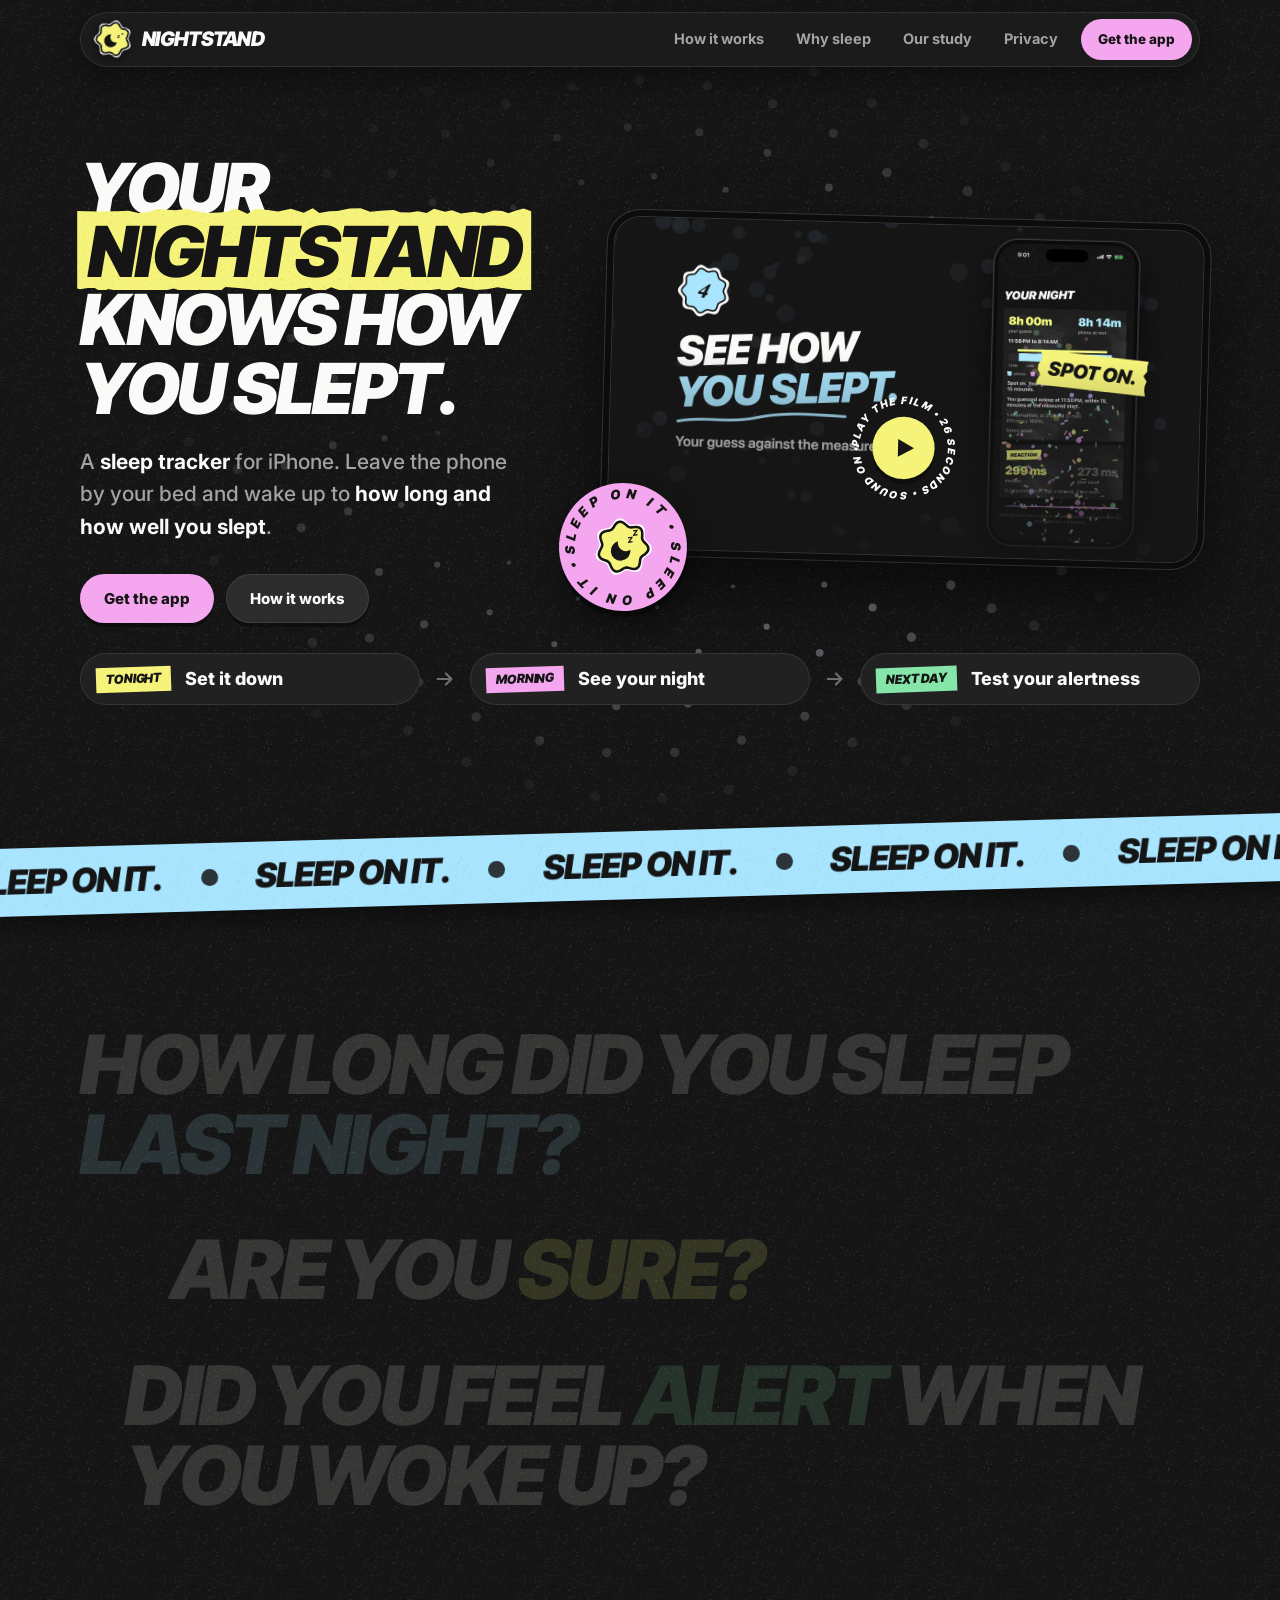
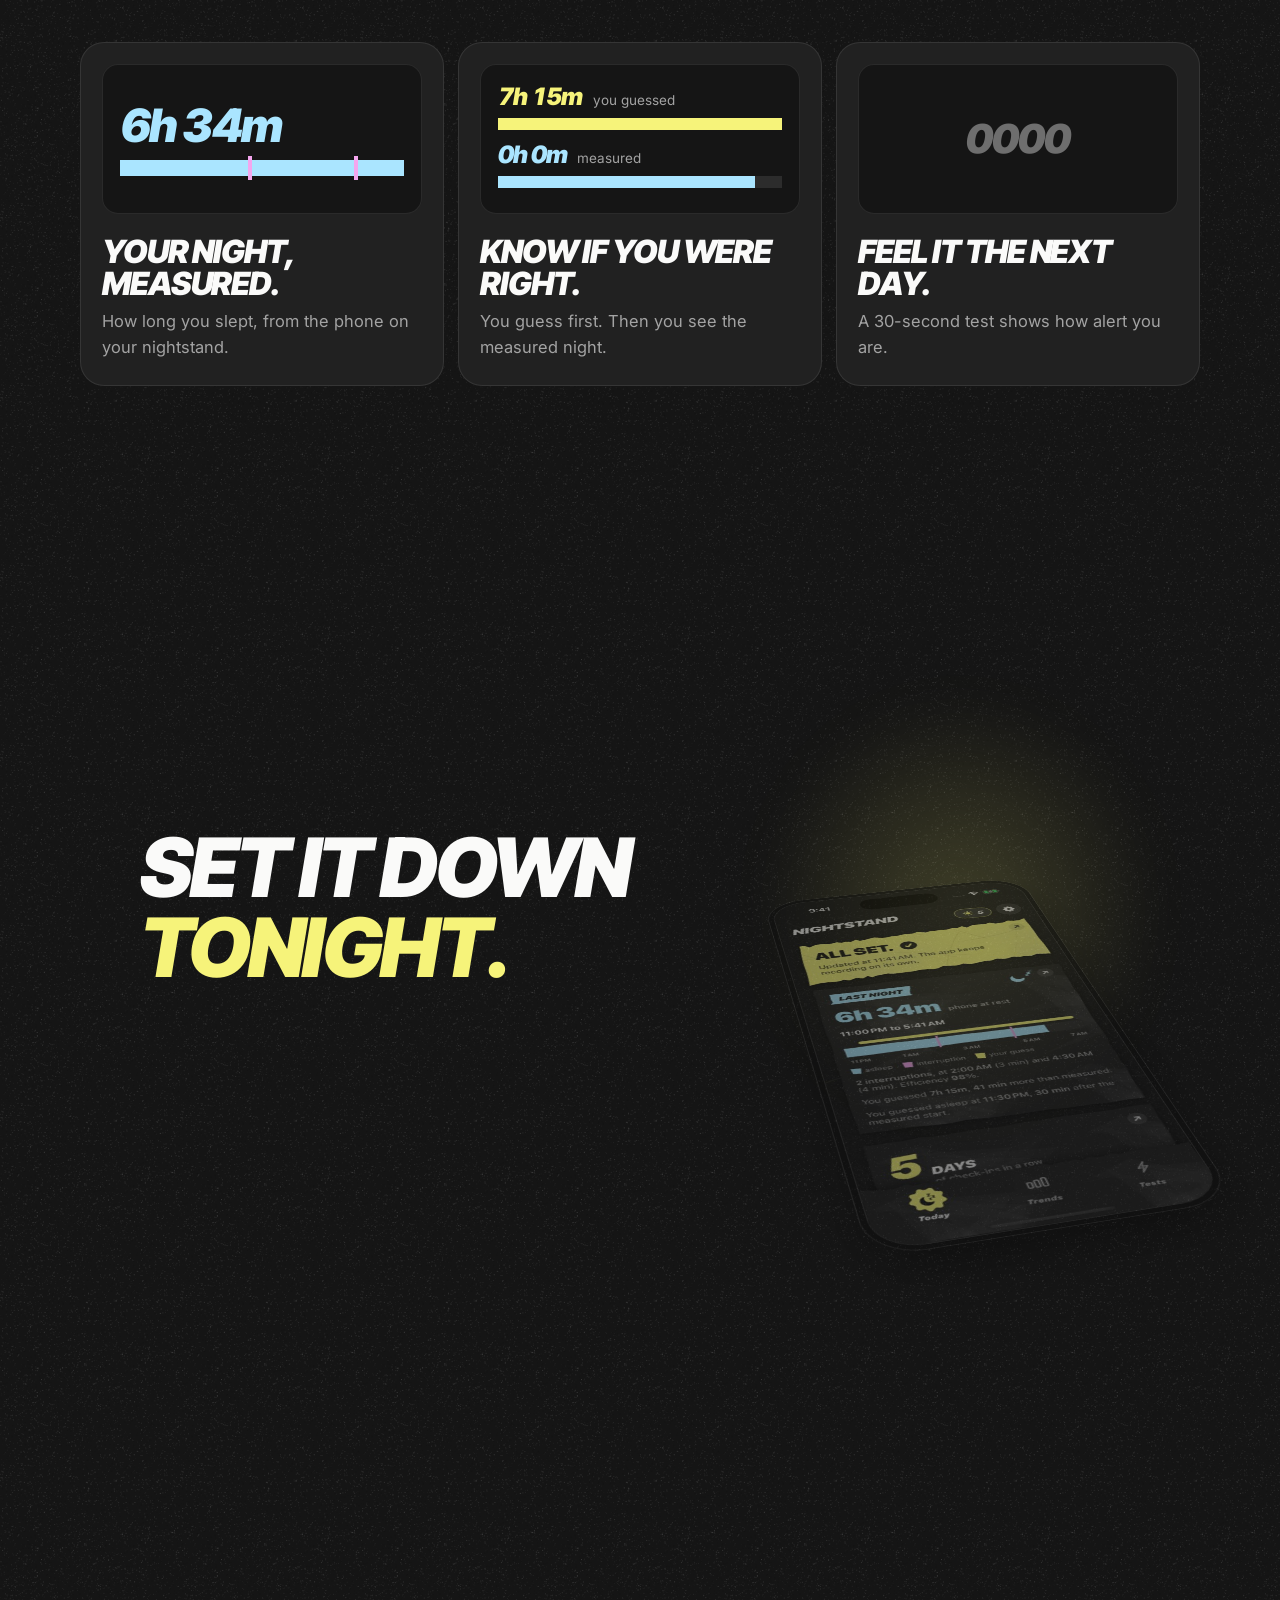
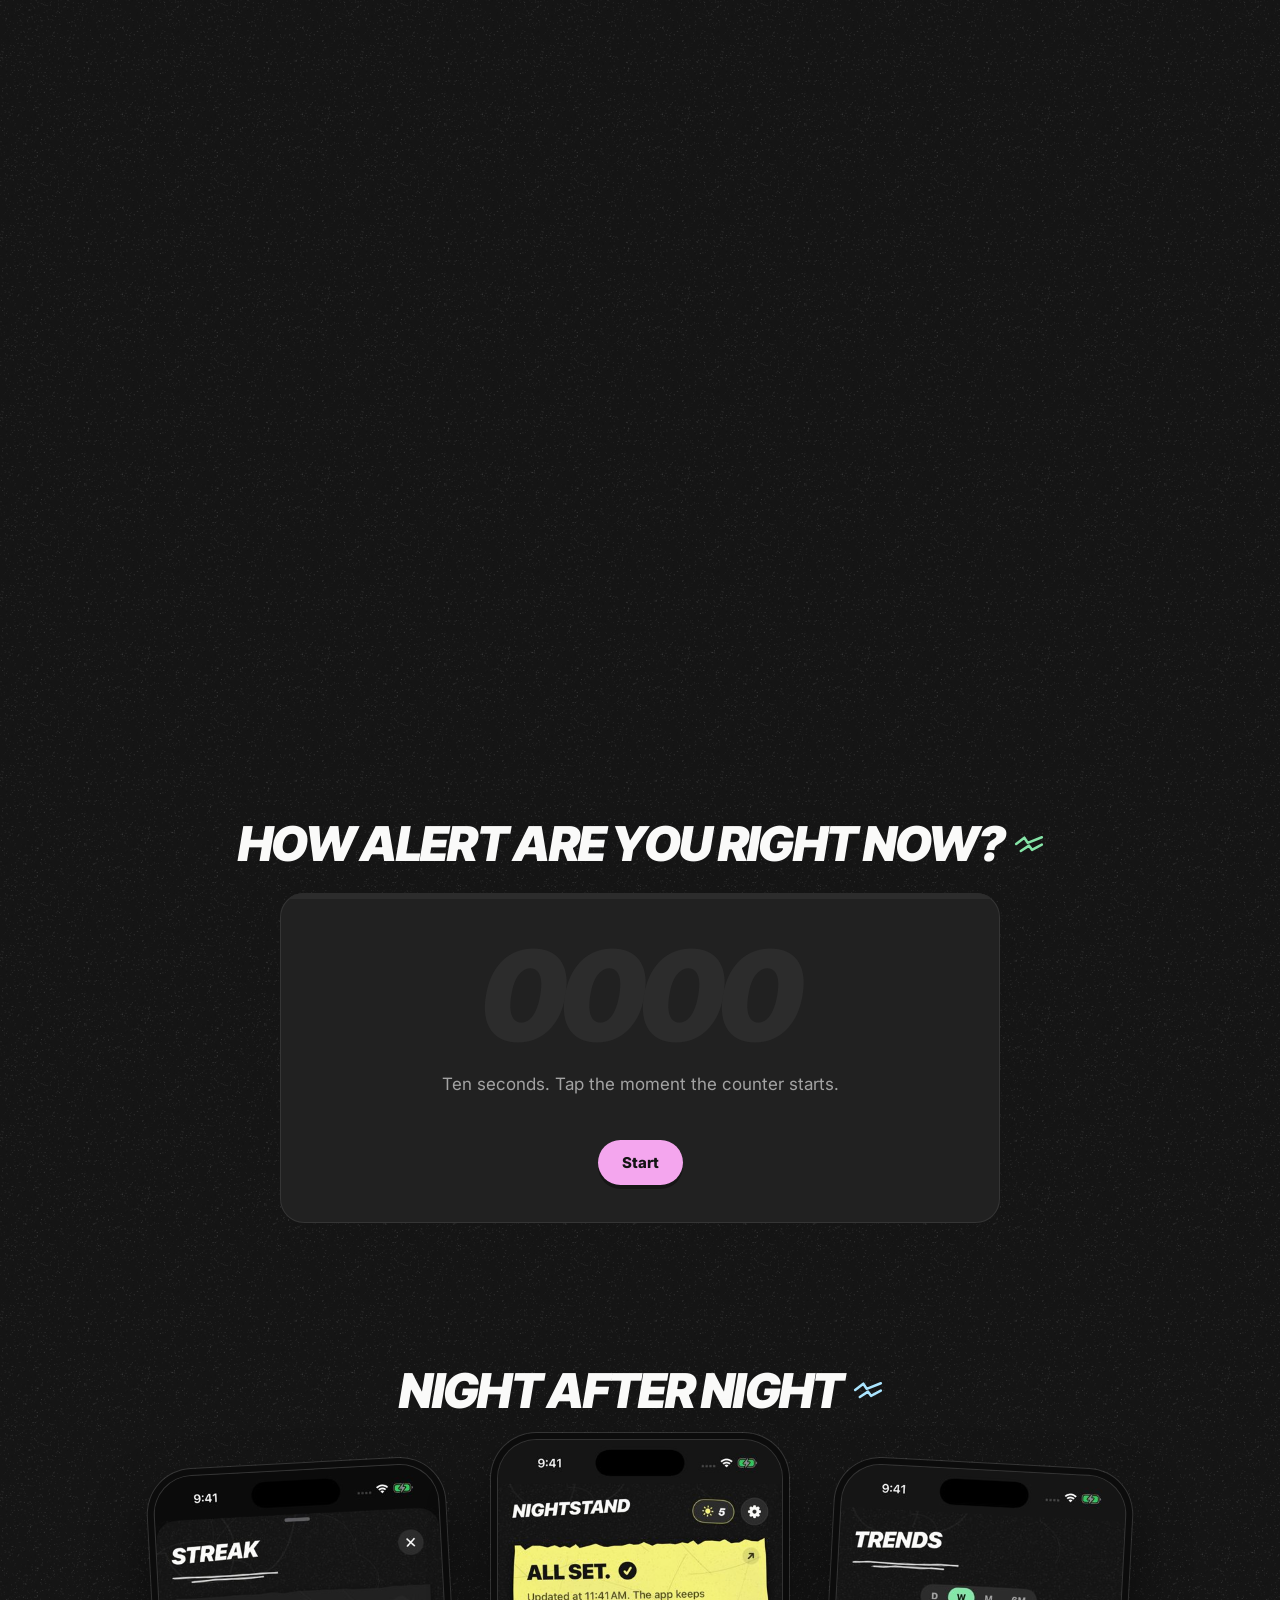
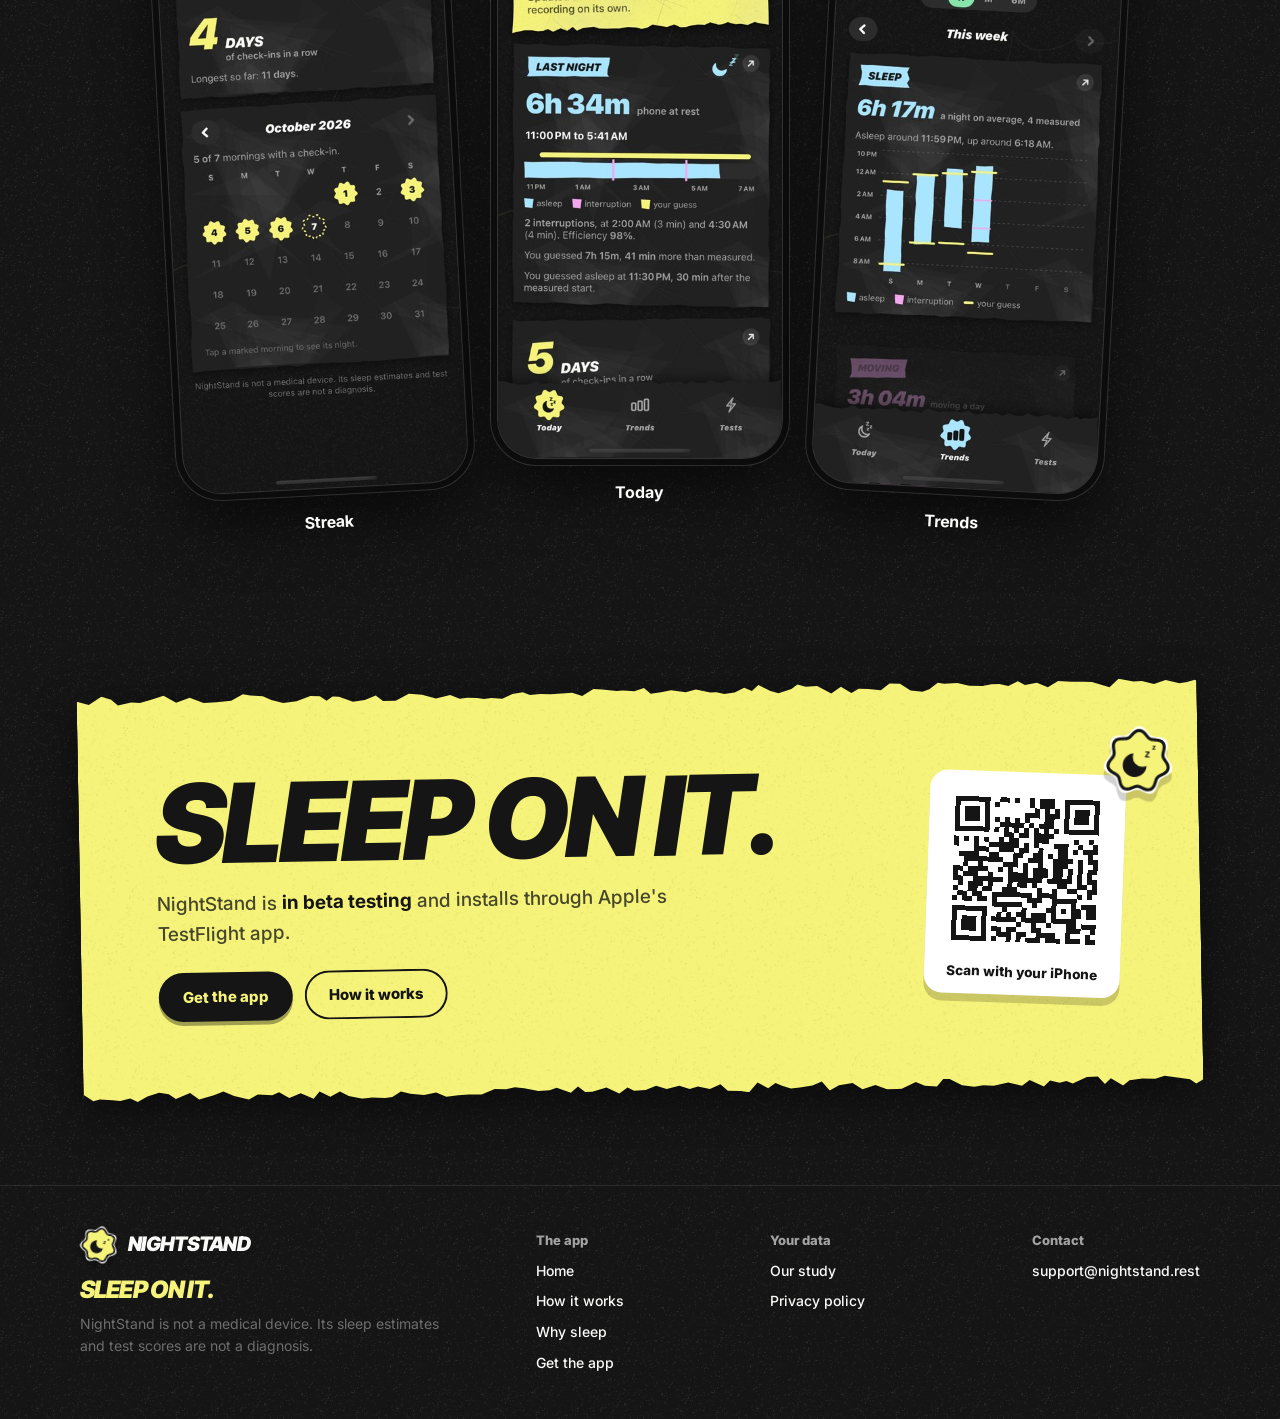
<file: index.html>
<!doctype html>
<html lang="en">
<head>
<meta charset="utf-8">
<meta name="viewport" content="width=device-width, initial-scale=1">
<title>NightStand: Sleep on it</title>
<meta name="description" content="NightStand is a sleep tracker for iPhone. Leave the phone by your bed and wake up to how long and how well you slept.">
<meta name="theme-color" content="#151515">
<meta property="og:site_name" content="NightStand">
<meta property="og:type" content="website">
<link rel="icon" href="data:,">
<link rel="preconnect" href="https://fonts.googleapis.com">
<link rel="preconnect" href="https://fonts.gstatic.com" crossorigin>
<link href="https://fonts.googleapis.com/css2?family=Inter:wght@400;500;600;700;800;900&family=Inter+Tight:ital,wght@0,800;1,800;1,900&display=swap" rel="stylesheet">
<link rel="stylesheet" href="/a/site.css?v=841a371dd9">
<script>document.documentElement.classList.add("js")</script>
</head>
<body data-page="home" data-api="https://mtzppuynickaaeehukqs.supabase.co/functions/v1/motion">
<header class="nav wrap">
  <a class="brand" href="/" aria-label="NightStand, home"><span id="sticker"></span><span class="display">NightStand</span></a>
  <nav class="links" id="links" aria-label="Pages">
    <a href="/how">How it works</a>
    <a href="/why">Why sleep</a>
    <a href="/study">Our study</a>
    <a href="/privacy">Privacy</a>
  </nav>
  <a class="pill get" href="https://testflight.apple.com/join/fPsaZY5A">Get the app</a>
  <button class="menu" type="button" aria-expanded="false" aria-controls="links">Menu</button>
</header>

<main>
  <section class="hero split">
    <canvas class="halo" aria-hidden="true"></canvas>
    <div class="hero-copy wrap">
      <div class="pitch">
        <h1 class="display mega">
          <span class="line" style="--i:0"><span>Your <span class="hl" id="paper">nightstand</span></span></span>
          <span class="line" style="--i:1"><span>knows how</span></span>
          <span class="line" style="--i:2"><span>you slept.</span></span>
        </h1>
        <p class="lede">A <b>sleep tracker</b> for iPhone. Leave the phone by your bed and wake up to <b>how long and how well you slept</b>.</p>
        <div class="cta"><a class="pill" href="https://testflight.apple.com/join/fPsaZY5A">Get the app</a><a class="pill quiet" href="/how">How it works</a></div>
      </div>
      <div class="film-spot">
      <div class="reel" id="film">
        <video playsinline muted loop preload="none" poster="/a/film.jpg?v=30fbd95a48" src="https://mtzppuynickaaeehukqs.supabase.co/storage/v1/object/public/site-media/nightstand_film_v4_tall.mp4" data-wide-src="https://mtzppuynickaaeehukqs.supabase.co/storage/v1/object/public/site-media/nightstand_film_v4_wide.mp4" data-wide-poster="/a/film_wide.jpg?v=62619fb902"></video>
        <button class="play" type="button" aria-label="Play the 26-second film">
          <span class="disc">
            <svg class="ring" viewBox="0 0 132 132" aria-hidden="true"><defs><path id="ring" d="M66 66m-54 0a54 54 0 1 1 108 0a54 54 0 1 1-108 0"/></defs>
              <text><textPath href="#ring">Play the film &#x2022; 26 seconds &#x2022; Sound on &#x2022;</textPath></text></svg>
            <span class="core"><svg viewBox="0 0 12 12" aria-hidden="true"><path d="M2 1l9 5-9 5z"/></svg></span>
          </span>
        </button>
        <button class="sound" type="button"><svg viewBox="0 0 12 12" aria-hidden="true"><path d="M2 1l9 5-9 5z"/></svg>Sound on</button>
      </div>
      <span class="stamp" aria-hidden="true">
        <svg class="turn" viewBox="0 0 132 132"><defs><path id="stamp" d="M66 66m-50 0a50 50 0 1 1 100 0a50 50 0 1 1-100 0"/></defs>
          <text><textPath href="#stamp" textLength="306" lengthAdjust="spacing">Sleep on it &#x2022; Sleep on it &#x2022; </textPath></text></svg>
        <span data-sticker="moon"></span>
      </span>
      </div>
      <ol class="path">
        <li style="--accent:var(--yellow)"><span class="tag">Tonight</span>Set it down</li>
        <li class="to" aria-hidden="true"><svg viewBox="0 0 24 24"><path d="M4 12h15M13 6l6 6-6 6"/></svg></li>
        <li style="--accent:var(--pink)"><span class="tag">Morning</span>See your night</li>
        <li class="to" aria-hidden="true"><svg viewBox="0 0 24 24"><path d="M4 12h15M13 6l6 6-6 6"/></svg></li>
        <li style="--accent:var(--mint)"><span class="tag">Next day</span>Test your alertness</li>
      </ol>
    </div>
  </section>

  <div class="tape" aria-hidden="true"><div class="run">
    <span>Sleep on it.</span>
  </div></div>

  <section class="asks wrap">
    <p class="display" data-words>How long did you sleep <b>last night?</b></p>
    <p class="display" data-words>Are you <b>sure?</b></p>
    <p class="display" data-words>Did you feel <b>alert</b> when you woke up?</p>
  </section>

  <section class="block wrap">
    <div class="grid three">
      <article class="card sell" data-reveal style="--i:0;--accent:var(--sky)">
        <div class="viz">
          <p class="v" data-count>6h 34m</p>
          <div class="bar"><i class="fill"></i><i class="tick" style="left:44.9%"></i><i class="tick" style="left:82.3%"></i></div>
        </div>
        <h2 class="display">Your night, measured.</h2>
        <p>How long you slept, from the phone on your nightstand.</p>
      </article>
      <article class="card sell" data-reveal style="--i:1;--accent:var(--yellow)">
        <div class="viz duo">
          <p><b data-count>7h 15m</b> you guessed</p><div class="bar"><i class="fill"></i></div>
          <p style="--accent:var(--sky)"><b data-count>6h 34m</b> measured</p><div class="bar" style="--accent:var(--sky)"><i class="fill" style="width:90.6%"></i></div>
        </div>
        <h2 class="display">Know if you were right.</h2>
        <p>You guess first. Then you see the measured night.</p>
      </article>
      <article class="card sell" data-reveal style="--i:2;--accent:var(--mint)">
        <div class="viz"><div class="stage" data-demo="pvt" aria-hidden="true"></div></div>
        <h2 class="display">Feel it the next day.</h2>
        <p>A 30-second test shows how alert you are.</p>
      </article>
    </div>
  </section>

  <section class="rise">
    <div class="rise-stage wrap">
      <div class="rise-copy">
        <h2 class="display a">Set it down <em>tonight.</em></h2>
        <p class="display b">Wake up to <em>your night.</em></p>
      </div>
      <div class="rise-rig" aria-hidden="true">
        <span class="glow"></span>
        <figure class="phone">
          <img src="/a/today.jpg?v=823e8fcd69" width="420" height="913" loading="lazy" alt="">
          <img class="top" src="/a/night.jpg?v=48964bbc7b" width="420" height="913" loading="lazy" alt="">
        </figure>
        <span class="zzz"><i>z</i><i>z</i><i>z</i></span>
      </div>
    </div>
  </section>

  <section class="block wrap" id="try">
    <div class="title center" data-reveal><h2 class="display">How alert are you right now?</h2><span data-squiggle="mint"></span></div>
    <div class="card try" data-state="idle" data-reveal>
      <div class="progress"><i></i></div>
      <div class="pad" tabindex="0" role="application" aria-label="Reaction test: tap when the counter starts">
        <p class="big wait">0000</p>
        <div class="meter" hidden>
          <p class="says" aria-live="polite"></p>
          <div class="scale"><i class="fill"></i><i class="mid"></i><i class="knob"></i></div>
          <div class="ends" aria-hidden="true"><span>worse</span><span>average</span><span>better</span></div>
          <p class="ref">Compared with iPhone users of an online reaction test, Passell et al. 2021.</p>
        </div>
        <p class="hint" aria-live="polite">Ten seconds. Tap the moment the counter starts.</p>
        <button class="pill go" type="button">Start</button>
      </div>
    </div>
  </section>

  <section class="block wrap">
    <div class="title center" data-reveal><h2 class="display">Night after night</h2><span data-squiggle="sky"></span></div>
    <div class="fan">
      <figure class="phone" data-reveal style="--i:0"><img src="/a/streak.jpg?v=7cd9d2a229" width="420" height="913" loading="lazy" alt="Streak: 4 days of check-ins in a row, on a calendar of October.">
        <figcaption><b>Streak</b></figcaption></figure>
      <figure class="phone" data-reveal style="--i:1"><img src="/a/today.jpg?v=823e8fcd69" width="420" height="913" loading="lazy" alt="The Today screen: last night lasted 6 hours 34 minutes, from 11:00 PM to 5:41 AM, with two short interruptions.">
        <figcaption><b>Today</b></figcaption></figure>
      <figure class="phone" data-reveal style="--i:2"><img src="/a/trends.jpg?v=e0c79620c5" width="420" height="913" loading="lazy" alt="Trends for one week: a bar per night from the time asleep to the time awake.">
        <figcaption><b>Trends</b></figcaption></figure>
    </div>
  </section>

  <section class="band-wrap wrap" data-reveal>
    <div class="band torn" data-depth="10">
      <div>
        <h2 class="display">Sleep on it.</h2>
        <p>NightStand is <b>in beta testing</b> and installs through Apple's TestFlight app.</p>
        <div class="cta"><a class="pill dark" href="https://testflight.apple.com/join/fPsaZY5A">Get the app</a><a class="pill quiet" href="/how">How it works</a></div>
      </div>
      <figure class="scan"><span data-sticker="big" aria-hidden="true"></span><svg class="qr" viewBox="0 0 37 37" role="img" aria-label="QR code of the download link" shape-rendering="crispEdges"><rect width="37" height="37" fill="#fff"/><path fill="#151515" d="M4 4h7v1h-7zM13 4h2v1h-2zM16 4h1v1h-1zM19 4h1v1h-1zM21 4h3v1h-3zM26 4h7v1h-7zM4 5h1v1h-1zM10 5h1v1h-1zM12 5h1v1h-1zM19 5h1v1h-1zM21 5h3v1h-3zM26 5h1v1h-1zM32 5h1v1h-1zM4 6h1v1h-1zM6 6h3v1h-3zM10 6h1v1h-1zM20 6h1v1h-1zM22 6h1v1h-1zM24 6h1v1h-1zM26 6h1v1h-1zM28 6h3v1h-3zM32 6h1v1h-1zM4 7h1v1h-1zM6 7h3v1h-3zM10 7h1v1h-1zM18 7h3v1h-3zM22 7h3v1h-3zM26 7h1v1h-1zM28 7h3v1h-3zM32 7h1v1h-1zM4 8h1v1h-1zM6 8h3v1h-3zM10 8h1v1h-1zM12 8h1v1h-1zM14 8h1v1h-1zM16 8h1v1h-1zM18 8h1v1h-1zM22 8h2v1h-2zM26 8h1v1h-1zM28 8h3v1h-3zM32 8h1v1h-1zM4 9h1v1h-1zM10 9h1v1h-1zM13 9h5v1h-5zM19 9h1v1h-1zM21 9h3v1h-3zM26 9h1v1h-1zM32 9h1v1h-1zM4 10h7v1h-7zM12 10h1v1h-1zM14 10h1v1h-1zM16 10h1v1h-1zM18 10h1v1h-1zM20 10h1v1h-1zM22 10h1v1h-1zM24 10h1v1h-1zM26 10h7v1h-7zM14 11h2v1h-2zM17 11h2v1h-2zM20 11h4v1h-4zM4 12h1v1h-1zM6 12h1v1h-1zM8 12h1v1h-1zM10 12h1v1h-1zM13 12h1v1h-1zM15 12h2v1h-2zM20 12h3v1h-3zM28 12h1v1h-1zM31 12h1v1h-1zM4 13h1v1h-1zM8 13h1v1h-1zM11 13h6v1h-6zM18 13h1v1h-1zM20 13h1v1h-1zM24 13h3v1h-3zM29 13h1v1h-1zM32 13h1v1h-1zM8 14h3v1h-3zM13 14h3v1h-3zM17 14h2v1h-2zM21 14h1v1h-1zM25 14h2v1h-2zM28 14h1v1h-1zM30 14h3v1h-3zM5 15h4v1h-4zM11 15h2v1h-2zM16 15h2v1h-2zM20 15h2v1h-2zM23 15h1v1h-1zM25 15h2v1h-2zM31 15h1v1h-1zM6 16h8v1h-8zM16 16h1v1h-1zM19 16h3v1h-3zM24 16h4v1h-4zM29 16h1v1h-1zM31 16h2v1h-2zM6 17h1v1h-1zM9 17h1v1h-1zM14 17h3v1h-3zM18 17h1v1h-1zM21 17h1v1h-1zM24 17h3v1h-3zM29 17h1v1h-1zM32 17h1v1h-1zM4 18h2v1h-2zM7 18h4v1h-4zM13 18h1v1h-1zM15 18h1v1h-1zM18 18h1v1h-1zM20 18h3v1h-3zM24 18h2v1h-2zM27 18h1v1h-1zM29 18h1v1h-1zM31 18h2v1h-2zM4 19h1v1h-1zM6 19h3v1h-3zM11 19h1v1h-1zM15 19h4v1h-4zM20 19h3v1h-3zM24 19h2v1h-2zM27 19h1v1h-1zM29 19h1v1h-1zM31 19h1v1h-1zM4 20h2v1h-2zM8 20h6v1h-6zM15 20h7v1h-7zM23 20h5v1h-5zM29 20h1v1h-1zM31 20h2v1h-2zM5 21h1v1h-1zM7 21h3v1h-3zM11 21h1v1h-1zM15 21h1v1h-1zM17 21h2v1h-2zM20 21h1v1h-1zM25 21h2v1h-2zM29 21h2v1h-2zM32 21h1v1h-1zM4 22h1v1h-1zM7 22h2v1h-2zM10 22h2v1h-2zM14 22h3v1h-3zM21 22h1v1h-1zM24 22h1v1h-1zM27 22h2v1h-2zM31 22h2v1h-2zM5 23h2v1h-2zM8 23h2v1h-2zM12 23h8v1h-8zM21 23h4v1h-4zM29 23h1v1h-1zM31 23h1v1h-1zM4 24h1v1h-1zM6 24h2v1h-2zM9 24h2v1h-2zM12 24h1v1h-1zM19 24h3v1h-3zM24 24h5v1h-5zM12 25h6v1h-6zM20 25h1v1h-1zM24 25h1v1h-1zM28 25h1v1h-1zM30 25h3v1h-3zM4 26h7v1h-7zM14 26h1v1h-1zM18 26h1v1h-1zM23 26h2v1h-2zM26 26h1v1h-1zM28 26h2v1h-2zM31 26h2v1h-2zM4 27h1v1h-1zM10 27h1v1h-1zM13 27h1v1h-1zM15 27h1v1h-1zM17 27h2v1h-2zM20 27h3v1h-3zM24 27h1v1h-1zM28 27h2v1h-2zM31 27h2v1h-2zM4 28h1v1h-1zM6 28h3v1h-3zM10 28h1v1h-1zM12 28h5v1h-5zM18 28h5v1h-5zM24 28h5v1h-5zM4 29h1v1h-1zM6 29h3v1h-3zM10 29h1v1h-1zM17 29h1v1h-1zM20 29h1v1h-1zM23 29h1v1h-1zM27 29h2v1h-2zM30 29h3v1h-3zM4 30h1v1h-1zM6 30h3v1h-3zM10 30h1v1h-1zM12 30h2v1h-2zM15 30h2v1h-2zM20 30h2v1h-2zM27 30h3v1h-3zM32 30h1v1h-1zM4 31h1v1h-1zM10 31h1v1h-1zM13 31h3v1h-3zM17 31h2v1h-2zM21 31h4v1h-4zM27 31h1v1h-1zM31 31h1v1h-1zM4 32h7v1h-7zM12 32h1v1h-1zM15 32h1v1h-1zM17 32h1v1h-1zM19 32h3v1h-3zM23 32h3v1h-3zM27 32h3v1h-3zM31 32h2v1h-2z"/></svg><figcaption>Scan with your iPhone</figcaption></figure>
    </div>
  </section>
</main>

<footer class="foot"><div class="wrap cols">
  <div>
    <a class="brand" href="/" aria-label="NightStand, home"><span data-sticker="sticker"></span><span class="display">NightStand</span></a>
    <p class="display motto">Sleep on it.</p>
    <p class="note">NightStand is not a medical device. Its sleep estimates and test scores are not a diagnosis.</p>
  </div>
  <div><h4>The app</h4><ul><li><a href="/">Home</a></li><li><a href="/how">How it works</a></li><li><a href="/why">Why sleep</a></li><li><a href="https://testflight.apple.com/join/fPsaZY5A">Get the app</a></li></ul></div>
  <div><h4>Your data</h4><ul><li><a href="/study">Our study</a></li><li><a href="/privacy">Privacy policy</a></li></ul></div>
  <div><h4>Contact</h4><ul><li><a href="mailto:support@nightstand.rest">support@nightstand.rest</a></li></ul></div>
</div></footer>
<script>
// The look, drawn once: the film grain (the app's tile: 5200 light and dark
// specks at low alpha on 180 pt, seeded so every load looks the same), the
// torn edges of the header paper, the moon sticker and the section squiggle.
const C = {page: "#151515", card: "#212121", raised: "#2c2c2c", ink: "#fafaf9", gray: "#a3a3a3", dim: "#6e6e6e",
           yellow: "#f6f37a", pink: "#f4a6ee", mint: "#86e5a8", sky: "#aae5ff", blue: "#3d9bff", none: "#353535", battery: "#575757", rest: "#6f8fb3", lowpower: "#66663f"};
const ACCENTS = [C.yellow, C.pink, C.mint, C.sky];
function seeded(a) {
  return () => { a = (a + 0x6D2B79F5) | 0; let t = Math.imul(a ^ (a >>> 15), 1 | a); t = (t + Math.imul(t ^ (t >>> 7), 61 | t)) ^ t; return ((t ^ (t >>> 14)) >>> 0) / 4294967296; };
}
function squiggle(color) {
  return `<svg class="squiggle" viewBox="0 0 22 12" style="stroke:${color}" aria-hidden="true"><path d="M0 6L7 .6L9.9 5L22 .2M4 12L11 7.4L13.6 11L22 6.6"/></svg>`;
}
(function () {
  const side = 180, cv = document.createElement("canvas"), rnd = seeded(7);
  cv.width = cv.height = side * 2;
  const ctx = cv.getContext("2d");
  ctx.scale(2, 2);
  for (let k = 0; k < 5200; k++) {
    const x = rnd() * side, y = rnd() * side, d = 0.5 + rnd() * 0.7, a = 0.03 + rnd() * 0.09;
    ctx.fillStyle = (rnd() < 1 / 3 ? "rgba(0,0,0," : "rgba(255,255,255,") + a.toFixed(3) + ")";
    ctx.fillRect(x, y, d, d);
  }
  document.documentElement.style.setProperty("--grain", `url(${cv.toDataURL("image/png")})`);

  const paper = document.getElementById("paper");
  const tear = () => {
    const w = paper.offsetWidth, h = paper.offsetHeight, depth = 6, r = seeded(11), pts = [[0, depth / 2]];
    let x = 0;
    while (x < w) { x = Math.min(w, x + 6 + r() * 8); pts.push([x, r() * depth]); }
    pts.push([w, h - depth / 2]);
    while (x > 0) { x = Math.max(0, x - 6 - r() * 8); pts.push([x, h - r() * depth]); }
    paper.style.clipPath = `polygon(${pts.map(([a, b]) => `${a.toFixed(1)}px ${b.toFixed(1)}px`).join(",")})`;
  };
  new ResizeObserver(tear).observe(paper);

  // Die-cut sticker: a wobbly seven-lobed flower in yellow with a dark
  // outline on a white border, a crescent moon and two z's.
  const blob = (R) => {
    const r = R / 1.1;
    let d = "";
    for (let k = 0; k <= 120; k++) {
      const a = k / 120 * 2 * Math.PI, rr = r * (1 + 0.1 * Math.sin(7 * a));
      d += (k ? "L" : "M") + (50 + rr * Math.cos(a)).toFixed(2) + " " + (50 + rr * Math.sin(a)).toFixed(2);
    }
    return d + "Z";
  };
  const sticker = `<svg xmlns="http://www.w3.org/2000/svg" viewBox="0 0 100 100">` +
    `<defs><mask id="moon"><rect width="100" height="100" fill="#fff"/><circle cx="56" cy="44" r="14" fill="#000"/></mask></defs>` +
    `<path d="${blob(50)}" fill="#fff" fill-opacity=".94"/><path d="${blob(43.9)}" fill="${C.yellow}" stroke="${C.page}" stroke-width="4.4"/>` +
    `<circle cx="45" cy="56" r="17" fill="${C.page}" mask="url(#moon)"/>` +
    `<text x="59" y="44" font-family="Arial Black,Arial,sans-serif" font-weight="900" font-size="15" fill="${C.page}">z</text>` +
    `<text x="69" y="33" font-family="Arial Black,Arial,sans-serif" font-weight="900" font-size="11" fill="${C.page}">z</text></svg>`;
  document.getElementById("sticker").innerHTML = sticker.replace("<svg ", `<svg class="sticker" aria-hidden="true" `);
  document.querySelector("link[rel=icon]").href = "data:image/svg+xml," + encodeURIComponent(sticker);
})();
</script>
<script src="/a/site.js?v=39a0357089"></script>
</body>
</html>
</file>
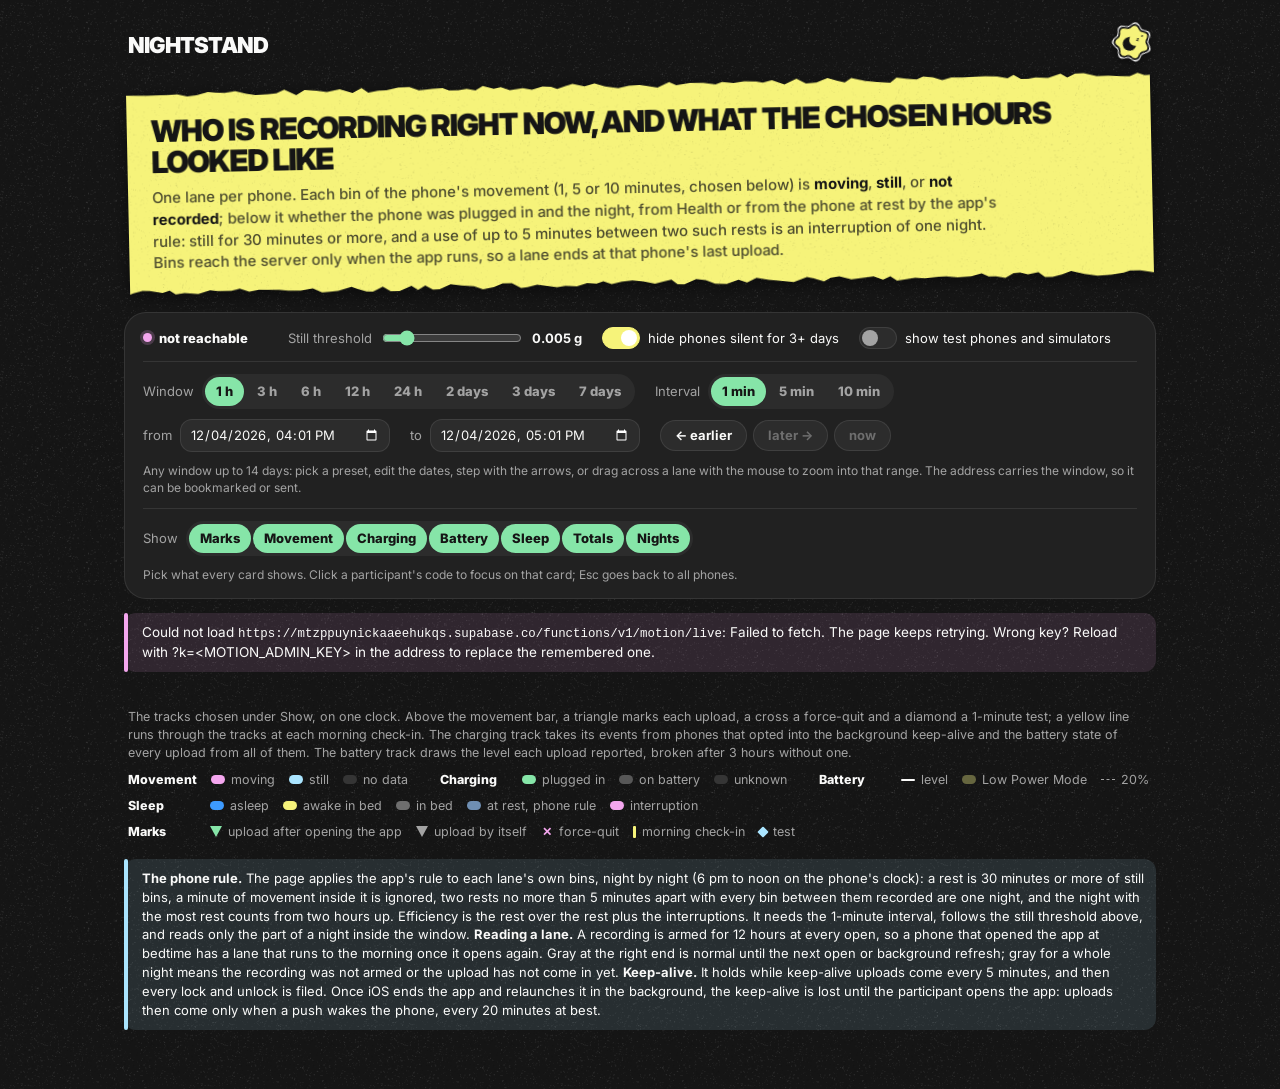
<file: dashboard.html>
<!doctype html>
<html lang="en">
<head>
<meta charset="utf-8">
<meta name="viewport" content="width=device-width, initial-scale=1">
<title>NightStand live</title>
<link rel="icon" href="data:,">
<link rel="preconnect" href="https://fonts.googleapis.com">
<link rel="preconnect" href="https://fonts.gstatic.com" crossorigin>
<link href="https://fonts.googleapis.com/css2?family=Inter:wght@400;500;700;800;900&display=swap" rel="stylesheet">
<style>
  /* The look of the app (Theme.swift): a near-black grainy
     page, heavy uppercase titles with a hand-drawn squiggle, pastel accents on
     dark cards, capsule controls, torn paper for the message to read first. */
  :root { --page:#151515; --card:#212121; --raised:#2c2c2c; --edge:rgba(255,255,255,.09);
          --ink:#fafaf9; --gray:#a3a3a3; --dim:#6e6e6e; --paper-ink:#151515;
          --yellow:#f6f37a; --pink:#f4a6ee; --mint:#86e5a8; --sky:#aae5ff; --blue:#3d9bff;
          --none:#353535; --battery:#575757; --rest:#6f8fb3; --lowpower:#66663f; --grain:none; color-scheme:dark; }
  * { box-sizing:border-box; }
  body { margin:0; background:var(--grain) 0 0/180px 180px repeat, var(--page); color:var(--ink);
         font:15px/1.45 -apple-system,BlinkMacSystemFont,"Inter","Segoe UI",Roboto,Helvetica,Arial,sans-serif;
         -webkit-font-smoothing:antialiased; }
  .page { max-width:1080px; margin:0 auto; padding:22px 24px 60px; }
  .display { font-weight:900; text-transform:uppercase; letter-spacing:-.035em; line-height:1.02; margin:0; }
  .squiggle { width:22px; height:12px; overflow:visible; flex:none; fill:none; stroke-width:2.2; stroke-linecap:round; stroke-linejoin:round; }
  .top { display:flex; align-items:center; justify-content:space-between; margin:0 4px 14px; }
  .top .display { font-size:22px; }
  .sticker { width:40px; height:40px; transform:rotate(12deg); filter:drop-shadow(0 3px 5px rgba(0,0,0,.45)); }
  .paper-wrap { margin:4px 4px 26px; transform:rotate(-1.2deg); filter:drop-shadow(0 4px 8px rgba(0,0,0,.5)); }
  .paper { background:var(--grain) 0 0/180px 180px repeat, var(--yellow); background-blend-mode:multiply;
           color:var(--paper-ink); padding:24px 24px 22px; }
  .paper h1 { font-size:30px; margin:0 0 10px; }
  .paper p { margin:0; font-size:15px; font-weight:500; color:rgba(21,21,21,.75); max-width:860px; }
  .paper p b { color:var(--paper-ink); }
  .card { background:var(--card); border:1px solid var(--edge); border-radius:22px; }
  .controls { padding:14px 18px; margin-bottom:14px; }
  .bar { display:flex; flex-wrap:wrap; gap:10px 20px; align-items:center; font-size:13px; color:var(--gray); }
  .bar + .bar { border-top:1px solid var(--edge); margin-top:12px; padding-top:12px; }
  .bar[hidden] { display:none; }
  .bar .live { display:inline-flex; align-items:center; gap:7px; font-weight:800; color:var(--ink); }
  .dot { width:9px; height:9px; border-radius:50%; background:var(--mint); box-shadow:0 0 0 3px rgba(134,229,168,.2); display:inline-block; }
  .dot.off { background:var(--pink); box-shadow:0 0 0 3px rgba(244,166,238,.2); }
  .dot.fixed { background:var(--sky); box-shadow:0 0 0 3px rgba(170,229,255,.2); }
  .bar label { display:inline-flex; flex-wrap:wrap; align-items:center; gap:8px; max-width:100%; }
  .bar b { color:var(--ink); }
  .bar input[type=range] { width:140px; accent-color:var(--mint); }
  .seg { display:inline-flex; flex-wrap:wrap; gap:2px; padding:3px; background:var(--raised); border-radius:18px; max-width:100%; }
  .seg button { font:inherit; font-size:13px; font-weight:800; color:var(--gray); background:none; border:0; border-radius:999px; padding:5px 11px; cursor:pointer; white-space:nowrap; }
  .seg button:hover { color:var(--ink); }
  .seg button.on { background:var(--mint); color:var(--paper-ink); }
  .bar input[type=datetime-local] { font:inherit; font-size:13px; color:var(--ink); background:var(--raised); border:1px solid var(--edge); border-radius:12px; padding:5px 9px; }
  .bar .nav { display:inline-flex; gap:6px; }
  .pill { font:inherit; font-size:13px; font-weight:700; color:var(--ink); background:var(--raised); border:1px solid var(--edge); border-radius:999px; padding:5px 14px; cursor:pointer; }
  .pill:hover:not(:disabled) { background:#363636; }
  .pill:disabled { color:var(--dim); cursor:default; }
  .toggle { cursor:pointer; color:var(--ink); }
  .toggle input { position:absolute; opacity:0; width:1px; height:1px; }
  .toggle .sw { width:38px; height:22px; border-radius:999px; background:var(--raised); border:1px solid var(--edge); position:relative; flex:none; transition:background .15s; }
  .toggle .sw::after { content:""; position:absolute; top:2px; left:2px; width:16px; height:16px; border-radius:50%; background:var(--gray); transition:transform .15s, background .15s; }
  .toggle input:checked + .sw { background:var(--yellow); border-color:var(--yellow); }
  .toggle input:checked + .sw::after { transform:translateX(16px); background:#fff; }
  .toggle input:focus-visible + .sw { outline:2px solid var(--sky); outline-offset:2px; }
  .bar .hint { flex-basis:100%; font-size:12px; }
  .stats { display:grid; grid-template-columns:repeat(auto-fit,minmax(180px,1fr)); gap:12px; margin-bottom:22px; }
  .stat { padding:14px 18px 16px; }
  .stat .k { display:flex; align-items:center; gap:8px; font-size:13px; font-weight:900; text-transform:uppercase; letter-spacing:-.2px; }
  .stat .v { font-size:38px; font-weight:900; letter-spacing:-.035em; line-height:1.1; margin:6px 0 2px; font-variant-numeric:tabular-nums; }
  .stat .v.warn { color:var(--pink); }
  .stat .d { font-size:12.5px; color:var(--gray); }
  .legend { font-size:12.5px; color:var(--gray); margin:0 4px 14px; }
  .legend .t { display:block; margin-bottom:8px; }
  .legend .rows { display:flex; flex-wrap:wrap; gap:8px 32px; }
  .legend .row { display:flex; flex-wrap:wrap; gap:4px 14px; align-items:center; }
  .legend .row .lab { font-weight:800; color:var(--ink); min-width:68px; }
  .legend .row span { white-space:nowrap; display:inline-flex; align-items:center; }
  .legend .row span::before { content:""; display:inline-block; width:14px; height:9px; border-radius:999px; margin-right:6px; }
  .legend .row .lab::before { display:none; }
  .legend .row .mv::before { background:var(--pink); } .legend .row .st::before { background:var(--sky); } .legend .row .nd::before { background:var(--none); }
  .legend .row .sl::before { background:var(--blue); } .legend .row .aw::before { background:var(--yellow); } .legend .row .ib::before { background:var(--dim); }
  .legend .row .pl::before { background:var(--mint); } .legend .row .ob::before { background:var(--battery); }
  .legend .row .ph::before { background:var(--rest); } .legend .row .in::before { background:var(--pink); }
  .legend .row .bl::before { height:2px; border-radius:1px; background:var(--ink); } .legend .row .lp::before { background:var(--lowpower); }
  .legend .row .b20::before { height:0; border-radius:0; border-top:1px dashed var(--gray); }
  .legend .row .ci::before { width:3px; height:12px; border-radius:1px; background:var(--yellow); }
  .legend .row .tt::before, .totals .dm { width:8px; height:8px; border-radius:1px; background:var(--sky); transform:rotate(45deg); display:inline-block; }
  .legend .row .up::before, .legend .row .upbg::before { width:0; height:0; border-radius:0; background:none; border-left:6px solid transparent; border-right:6px solid transparent; border-top:11px solid var(--mint); }
  .legend .row .upbg::before { border-top-color:var(--gray); }
  .legend .row .fq::before { background:none; width:12px; height:12px; content:"\2715"; color:var(--pink); font-weight:900; font-size:12px; line-height:12px; text-align:center; }
  .lane { padding:16px 18px 14px; margin-bottom:12px; }
  .lane .head { display:flex; flex-wrap:wrap; gap:6px 18px; align-items:center; margin-bottom:10px; }
  .lane .pid { display:inline-flex; align-items:center; gap:8px; font-size:20px; font-variant-numeric:tabular-nums; }
  .lane .meta { font-size:13px; color:var(--gray); }
  .lane .meta b { color:var(--ink); }
  .lane .meta .warn { color:var(--pink); font-weight:700; }
  .lane .meta .ok { color:var(--mint); font-weight:700; }
  .lane .head .remind { margin-left:auto; }
  .pidbtn { font:inherit; color:inherit; background:none; border:0; padding:0; cursor:pointer; text-align:left; }
  .pidbtn:hover { color:var(--yellow); }
  .pidbtn:focus-visible { outline:2px solid var(--sky); outline-offset:3px; border-radius:6px; }
  .focusbar { display:flex; flex-wrap:wrap; align-items:center; gap:8px 16px; padding:12px 18px; margin-bottom:14px; font-size:13px; color:var(--gray); }
  .focusbar[hidden], .stats[hidden], .legend .row[hidden] { display:none; }
  .focusbar b { color:var(--ink); font-size:15px; }
  .strip { position:relative; }
  .strip svg { width:100%; display:block; touch-action:pan-y; cursor:crosshair; }
  .axis { position:relative; height:16px; font-size:11px; color:var(--gray); }
  .axis span { position:absolute; top:0; transform:translateX(-50%); white-space:nowrap; }
  .axis span.now { transform:translateX(-100%); color:var(--ink); font-weight:800; }
  .sel { position:absolute; top:0; bottom:16px; background:rgba(170,229,255,.14); border-left:1px solid var(--sky); border-right:1px solid var(--sky); display:none; pointer-events:none; }
  .tip { position:absolute; pointer-events:none; background:var(--raised); color:var(--ink); border:1px solid var(--edge); font-size:12px; padding:6px 10px; border-radius:10px; box-shadow:0 6px 16px rgba(0,0,0,.45); transform:translate(-50%,-125%); white-space:nowrap; display:none; }
  .totals { display:flex; flex-wrap:wrap; gap:4px 14px; font-size:12.5px; color:var(--gray); margin-top:8px; }
  .totals span { display:inline-flex; align-items:center; gap:5px; white-space:nowrap; }
  .totals b { color:var(--ink); }
  .totals .sw { width:14px; height:9px; border-radius:999px; display:inline-block; }
  .nights-wrap { overflow-x:auto; margin-top:10px; }
  .nights { border-collapse:collapse; font-size:12.5px; font-variant-numeric:tabular-nums; white-space:nowrap; }
  .nights th { text-align:left; font-weight:700; color:var(--gray); padding:0 22px 5px 0; border-bottom:1px solid var(--edge); }
  .nights td { padding:5px 22px 0 0; color:var(--ink); }
  .nights td.muted { color:var(--gray); }
  .empty { color:var(--gray); padding:30px; text-align:center; border:1px dashed var(--edge); border-radius:22px; }
  .err, .note { position:relative; padding:10px 12px 10px 18px; font-size:13.5px; color:var(--ink); border-radius:12px; }
  .err::before, .note::before { content:""; position:absolute; left:0; top:0; bottom:0; width:4px; border-radius:2px; }
  .err { background:rgba(244,166,238,.12); margin:0 0 14px; } .err::before { background:var(--pink); }
  .note { background:rgba(170,229,255,.12); margin:18px 0 0; font-size:13px; } .note::before { background:var(--sky); }
  code { font-family:ui-monospace,Menlo,monospace; font-size:.92em; }
  @media (max-width:600px) {
    .page { padding:16px 16px 48px; }
    .paper { padding:20px 18px 18px; }
    .paper h1 { font-size:23px; }
    .controls, .stat, .lane { padding-left:14px; padding-right:14px; }
  }
</style>
</head>
<body>
<div class="page">
  <div class="top"><span class="display">NightStand</span><span id="sticker"></span></div>
  <div class="paper-wrap"><div class="paper" id="paper">
    <h1 class="display">Who is recording right now, and what the chosen hours looked like</h1>
    <p>One lane per phone. Each bin of the phone's movement (1, 5 or 10 minutes, chosen below) is <b>moving</b>, <b>still</b>, or <b>not recorded</b>; below it whether the phone was plugged in and the night, from Health or from the phone at rest by the app's rule: still for 30 minutes or more, and a use of up to 5 minutes between two such rests is an interruption of one night. Bins reach the server only when the app runs, so a lane ends at that phone's last upload.</p>
  </div></div>

  <div class="card controls">
    <div class="bar">
      <span class="live"><span class="dot" id="dot"></span><span id="livetxt">connecting</span></span>
      <span id="refreshed"></span>
      <label>Still threshold <input type="range" id="thr" min="0.001" max="0.03" step="0.001" value="0.005"> <b id="thrv">0.005 g</b></label>
      <label class="toggle"><input type="checkbox" id="hidesilent" checked><span class="sw"></span>hide phones silent for 3+ days</label>
      <label class="toggle"><input type="checkbox" id="showtest"><span class="sw"></span>show test phones and simulators</label>
    </div>
    <div class="bar">
      <label>Window <span class="seg" id="hours"></span></label>
      <label>Interval <span class="seg" id="bin"></span></label>
      <label>from <input type="datetime-local" id="from" step="60"></label>
      <label>to <input type="datetime-local" id="to" step="60"></label>
      <span class="nav"><button class="pill" id="earlier" title="Shift the window back by its own length">&#8592; earlier</button><button class="pill" id="later" title="Shift the window forward by its own length">later &#8594;</button><button class="pill" id="tonow" title="End the window now and keep it refreshing">now</button></span>
      <span class="hint">Any window up to 14 days: pick a preset, edit the dates, step with the arrows, or drag across a lane with the mouse to zoom into that range. The address carries the window, so it can be bookmarked or sent.</span>
    </div>
    <div class="bar" id="pager" hidden>
      <span id="pagetxt"></span>
      <span class="nav"><button class="pill" id="prevpage" title="The phones before these">&#8592; previous</button><button class="pill" id="nextpage" title="The phones after these">next &#8594;</button></span>
      <label>Per page <span class="seg" id="per"></span></label>
      <span class="hint" id="pagehint">The figures below count the phones on this page.</span>
    </div>
    <div class="bar">
      <label>Show <span class="seg" id="show"></span></label>
      <span class="hint">Pick what every card shows. Click a participant's code to focus on that card; Esc goes back to all phones.</span>
    </div>
  </div>

  <div class="card focusbar" id="focusbar" hidden><span>Focused on <b id="focuspid"></b></span><button type="button" class="pill" id="unfocus">&#8592; all phones</button></div>
  <div id="err"></div>
  <div class="stats" id="stats"></div>

  <div class="legend"><span class="t">The tracks chosen under Show, on one clock. Above the movement bar, a triangle marks each upload, a cross a force-quit and a diamond a 1-minute test; a yellow line runs through the tracks at each morning check-in. The charging track takes its events from phones that opted into the background keep-alive and the battery state of every upload from all of them. The battery track draws the level each upload reported, broken after 3 hours without one.</span>
    <div class="rows">
      <div class="row" data-track="movement"><span class="lab">Movement</span><span class="mv">moving</span><span class="st">still</span><span class="nd">no data</span></div>
      <div class="row" data-track="charging"><span class="lab">Charging</span><span class="pl">plugged in</span><span class="ob">on battery</span><span class="nd">unknown</span></div>
      <div class="row" data-track="battery"><span class="lab">Battery</span><span class="bl">level</span><span class="lp">Low Power Mode</span><span class="b20">20%</span></div>
      <div class="row" data-track="sleep"><span class="lab">Sleep</span><span class="sl">asleep</span><span class="aw">awake in bed</span><span class="ib">in bed</span><span class="ph">at rest, phone rule</span><span class="in">interruption</span></div>
      <div class="row" data-track="marks"><span class="lab">Marks</span><span class="up">upload after opening the app</span><span class="upbg">upload by itself</span><span class="fq">force-quit</span><span class="ci">morning check-in</span><span class="tt">test</span></div>
    </div></div>
  <div id="lanes"></div>

  <div class="note"><b>The phone rule.</b> The page applies the app's rule to each lane's own bins, night by night (6 pm to noon on the phone's clock): a rest is 30 minutes or more of still bins, a minute of movement inside it is ignored, two rests no more than 5 minutes apart with every bin between them recorded are one night, and the night with the most rest counts from two hours up. Efficiency is the rest over the rest plus the interruptions. It needs the 1-minute interval, follows the still threshold above, and reads only the part of a night inside the window. <b>Reading a lane.</b> A recording is armed for 12 hours at every open, so a phone that opened the app at bedtime has a lane that runs to the morning once it opens again. Gray at the right end is normal until the next open or background refresh; gray for a whole night means the recording was not armed or the upload has not come in yet. <b>Keep-alive.</b> It holds while keep-alive uploads come every 5 minutes, and then every lock and unlock is filed. Once iOS ends the app and relaunches it in the background, the keep-alive is lost until the participant opens the app: uploads then come only when a push wakes the phone, every 20 minutes at best.</div>
</div>

<script>
// The look, drawn once: the film grain (the app's tile: 5200 light and dark
// specks at low alpha on 180 pt, seeded so every load looks the same), the
// torn edges of the header paper, the moon sticker and the section squiggle.
const C = {page: "#151515", card: "#212121", raised: "#2c2c2c", ink: "#fafaf9", gray: "#a3a3a3", dim: "#6e6e6e",
           yellow: "#f6f37a", pink: "#f4a6ee", mint: "#86e5a8", sky: "#aae5ff", blue: "#3d9bff", none: "#353535", battery: "#575757", rest: "#6f8fb3", lowpower: "#66663f"};
const ACCENTS = [C.yellow, C.pink, C.mint, C.sky];
function seeded(a) {
  return () => { a = (a + 0x6D2B79F5) | 0; let t = Math.imul(a ^ (a >>> 15), 1 | a); t = (t + Math.imul(t ^ (t >>> 7), 61 | t)) ^ t; return ((t ^ (t >>> 14)) >>> 0) / 4294967296; };
}
function squiggle(color) {
  return `<svg class="squiggle" viewBox="0 0 22 12" style="stroke:${color}" aria-hidden="true"><path d="M0 6L7 .6L9.9 5L22 .2M4 12L11 7.4L13.6 11L22 6.6"/></svg>`;
}
(function () {
  const side = 180, cv = document.createElement("canvas"), rnd = seeded(7);
  cv.width = cv.height = side * 2;
  const ctx = cv.getContext("2d");
  ctx.scale(2, 2);
  for (let k = 0; k < 5200; k++) {
    const x = rnd() * side, y = rnd() * side, d = 0.5 + rnd() * 0.7, a = 0.03 + rnd() * 0.09;
    ctx.fillStyle = (rnd() < 1 / 3 ? "rgba(0,0,0," : "rgba(255,255,255,") + a.toFixed(3) + ")";
    ctx.fillRect(x, y, d, d);
  }
  document.documentElement.style.setProperty("--grain", `url(${cv.toDataURL("image/png")})`);

  const paper = document.getElementById("paper");
  const tear = () => {
    const w = paper.offsetWidth, h = paper.offsetHeight, depth = 6, r = seeded(11), pts = [[0, depth / 2]];
    let x = 0;
    while (x < w) { x = Math.min(w, x + 6 + r() * 8); pts.push([x, r() * depth]); }
    pts.push([w, h - depth / 2]);
    while (x > 0) { x = Math.max(0, x - 6 - r() * 8); pts.push([x, h - r() * depth]); }
    paper.style.clipPath = `polygon(${pts.map(([a, b]) => `${a.toFixed(1)}px ${b.toFixed(1)}px`).join(",")})`;
  };
  new ResizeObserver(tear).observe(paper);

  // Die-cut sticker: a wobbly seven-lobed flower in yellow with a dark
  // outline on a white border, a crescent moon and two z's.
  const blob = (R) => {
    const r = R / 1.1;
    let d = "";
    for (let k = 0; k <= 120; k++) {
      const a = k / 120 * 2 * Math.PI, rr = r * (1 + 0.1 * Math.sin(7 * a));
      d += (k ? "L" : "M") + (50 + rr * Math.cos(a)).toFixed(2) + " " + (50 + rr * Math.sin(a)).toFixed(2);
    }
    return d + "Z";
  };
  const sticker = `<svg xmlns="http://www.w3.org/2000/svg" viewBox="0 0 100 100">` +
    `<defs><mask id="moon"><rect width="100" height="100" fill="#fff"/><circle cx="56" cy="44" r="14" fill="#000"/></mask></defs>` +
    `<path d="${blob(50)}" fill="#fff" fill-opacity=".94"/><path d="${blob(43.9)}" fill="${C.yellow}" stroke="${C.page}" stroke-width="4.4"/>` +
    `<circle cx="45" cy="56" r="17" fill="${C.page}" mask="url(#moon)"/>` +
    `<text x="59" y="44" font-family="Arial Black,Arial,sans-serif" font-weight="900" font-size="15" fill="${C.page}">z</text>` +
    `<text x="69" y="33" font-family="Arial Black,Arial,sans-serif" font-weight="900" font-size="11" fill="${C.page}">z</text></svg>`;
  document.getElementById("sticker").innerHTML = sticker.replace("<svg ", `<svg class="sticker" aria-hidden="true" `);
  document.querySelector("link[rel=icon]").href = "data:image/svg+xml," + encodeURIComponent(sticker);
})();
</script>

<script>
(function () {
  const params = new URLSearchParams(location.search);
  const API = "https://mtzppuynickaaeehukqs.supabase.co/functions/v1/motion";
  let TOKEN = params.get("k") || "";
  try {
    if (!TOKEN) TOKEN = localStorage.getItem("nsAdminKey") || "";
    if (!TOKEN) TOKEN = (prompt("Dashboard key (MOTION_ADMIN_KEY in server/.env)") || "").trim();
    if (TOKEN) localStorage.setItem("nsAdminKey", TOKEN);
  } catch (e) {}
  const PRESETS = ["1", "3", "6", "12", "24", "48", "72", "168"];
  const BINS = [60, 300, 600];   // seconds per movement bin on offer
  const PER_PAGE = [10, 25, 50];   // phones per page on offer
  const MAX_SPAN = 14 * 86400, MIN_SPAN = 300;   // what the server serves; what a drag can select
  const $ = (id) => document.getElementById(id);
  let data = null, BIN = 30, countdown = 30, failed = false, drag = null, cls = new Map();
  const nowS = () => Math.floor(Date.now() / 1000);
  const recall = (k) => { try { return localStorage.getItem(k); } catch (e) { return null; } };
  const remember = (k, v) => { try { localStorage.setItem(k, v); } catch (e) {} };
  const esc = (s) => String(s).replace(/[&<>"]/g, ch => ({"&": "&amp;", "<": "&lt;", ">": "&gt;", "\"": "&quot;"})[ch]);

  // A lane is headed by the participant's ID (the pid, as typed or from the
  // study link). Behind it each phone keeps a six-digit number: the server
  // sends it as `lane` (HMAC of the pid under the upload token, see
  // laneLabels in the function) and orders the pages by it, and the page uses
  // it for element ids and lookups, where a typed pid could break the markup.
  // Test phones and simulators get no number from the server, so the page
  // gives them one from a hash of the pid, with a "t" that keeps it apart.
  let labels = new Map();
  const testLabel = (pid) => {
    let h = 2166136261;
    for (const ch of pid) h = Math.imul(h ^ ch.codePointAt(0), 16777619) >>> 0;
    return "t" + h.toString(16);
  };
  function assignLabels(phones) {
    const next = new Map();
    for (const p of phones) next.set(p.pid, p.lane ?? testLabel(p.pid));
    return next;
  }

  // The window. Live: the last `hours` hours ending now, refreshed on a timer.
  // Fixed: an explicit [from, to] in epoch seconds, set from the date fields,
  // the arrows, a drag across a lane, or the address (?from=&to=, as
  // YYYY-MM-DDTHH:MM local or epoch seconds), loaded once.
  // The phones come a page at a time, in lane order: `per` of them, the last
  // choice remembered, and `page` from 1.
  const view = {live: true, hours: 1, from: 0, to: 0, bin: 60, per: 25, page: 1};
  // What every card shows (the Show buttons, remembered and carried in the
  // address as ?show= when not everything), and the one phone in focus
  // (?focus=, its pid), both read and drawn on this page only.
  const SHOW = [["marks", "Marks"], ["movement", "Movement"], ["charging", "Charging"], ["battery", "Battery"],
                ["sleep", "Sleep"], ["totals", "Totals"], ["nights", "Nights"]];
  const TRACKS = ["marks", "movement", "charging", "battery", "sleep"];
  {
    const asked = params.get("show") ?? recall("nsShow");
    const known = SHOW.map(([k]) => k);
    view.show = new Set(asked === null ? known : asked.split(",").filter(k => known.includes(k)));
    view.focus = params.get("focus") || null;
    // Test phones (pids starting with TEST) and simulators are left out
    // unless asked for, here or by ?test=1 in the address.
    $("showtest").checked = (params.get("test") ?? recall("nsTest")) === "1";
  }
  const parseWhen = (s) => {
    if (!s) return null;
    const n = Number(s), ms = Number.isFinite(n) ? n * 1000 : Date.parse(s);
    return Number.isFinite(ms) ? Math.floor(ms / 1000) : null;
  };
  {
    const f = parseWhen(params.get("from")), t = parseWhen(params.get("to"));
    const h = parseFloat(params.get("hours")) || parseFloat(recall("nsHours")) || 1;
    if (f !== null) {
      view.to = Math.min(t === null ? nowS() : t, nowS()); view.from = f;
      view.live = !(view.to > view.from);
    }
    if (view.live) view.hours = Math.min(Math.max(h, MIN_SPAN / 3600), MAX_SPAN / 3600);
    // The bin length: from the address, else the last choice, else a minute.
    const b = parseInt(params.get("bin") || recall("nsBin") || "", 10);
    if (BINS.includes(b)) view.bin = b;
    const n = parseInt(recall("nsPer") || "", 10);
    if (PER_PAGE.includes(n)) view.per = n;
  }

  const pad = (n) => String(n).padStart(2, "0");
  const fmtTime = (t) => new Date(t * 1000).toLocaleTimeString([], {hour: "numeric", minute: "2-digit"});
  const fmtDT = (t) => new Date(t * 1000).toLocaleString([], {month: "short", day: "numeric", hour: "numeric", minute: "2-digit"});
  const fmtClock = (t) => { const d = new Date(t * 1000); return pad(d.getHours()) + ":" + pad(d.getMinutes()); };
  const fmtDay = (t) => new Date(t * 1000).toLocaleDateString([], {month: "short", day: "numeric"});
  const toInput = (t) => { const d = new Date(t * 1000); return `${d.getFullYear()}-${pad(d.getMonth() + 1)}-${pad(d.getDate())}T${pad(d.getHours())}:${pad(d.getMinutes())}`; };
  const hoursText = (h) => h < 1 ? `${Math.round(h * 60)} min` : h < 48 ? `${+h.toFixed(2)} h` : `${+(h / 24).toFixed(1)} days`;
  const ago = (t, now) => {
    const s = Math.max(0, now - t);
    if (s < 90) return "just now";
    if (s < 3600) return Math.round(s / 60) + " min ago";
    if (s < 48 * 3600) return (s / 3600).toFixed(1).replace(/\.0$/, "") + " h ago";
    return Math.round(s / 86400) + " days ago";
  };
  const mins = (n) => {
    const m = Math.round(n * BIN / 60);
    return m >= 2880 ? +(m / 1440).toFixed(1) + " days" : m >= 90 ? (m / 60).toFixed(1).replace(/\.0$/, "") + " h" : m + " min";
  };
  const spanS = () => view.live ? Math.round(view.hours * 3600) : view.to - view.from;
  const binText = (s) => s < 60 ? `${s}-second` : `${s / 60}-minute`;
  const pollSeconds = () => !view.live ? 0 : view.hours <= 1 ? 30 : view.hours <= 12 ? 60 : view.hours <= 24 ? 120 : 300;

  // The app's night clock (ios/Shared/NightClock.swift) on the phone's own
  // time zone: a night is named by the local date of its evening, the most
  // recent one to have reached its morning is `last`, and its check-in is
  // open from 04:00 to 18:00. The streak counts rated nights back from
  // `last`, or from the night before while that check-in is still open.
  const localParts = (t, tz) => {
    const f = new Intl.DateTimeFormat("en-CA", {timeZone: tz || undefined, year: "numeric", month: "2-digit", day: "2-digit", hour: "2-digit", hourCycle: "h23"});
    const o = Object.fromEntries(f.formatToParts(new Date(t * 1000)).map(x => [x.type, x.value]));
    return {day: `${o.year}-${o.month}-${o.day}`, hour: +o.hour};
  };
  const shiftDay = (key, days) => new Date(Date.parse(key + "T00:00:00Z") + days * 86400000).toISOString().slice(0, 10);
  const nightClock = (tz, now) => {
    const hour = localParts(now, tz).hour;
    return {last: shiftDay(localParts(now - 4 * 3600, tz).day, -1), open: hour >= 4 && hour < 18};
  };
  const streak = (nights, clock) => {
    const rated = new Set(nights);
    let night = clock.last, n = 0;
    if (!rated.has(night) && clock.open) night = shiftDay(night, -1);
    while (rated.has(night)) { n++; night = shiftDay(night, -1); }
    return n;
  };
  const hm = (m) => { m = Math.round(m); const h = Math.floor(m / 60), r = m % 60; return h ? (r ? `${h} h ${r} min` : `${h} h`) : `${r} min`; };
  const signed = (m) => (m > 0 ? "+" : m < 0 ? "\u2212" : "") + hm(Math.abs(m));
  const nightLabel = (key) => {
    const a = new Date(key + "T12:00:00"), b = new Date(a.getTime() + 86400000), day = {month: "short", day: "numeric"};
    return `${a.toLocaleDateString([], day)} to ${a.getMonth() === b.getMonth() ? b.getDate() : b.toLocaleDateString([], day)}`;
  };
  const TEST_NAMES = {pvt: "reaction", dsst: "symbols", nback2: "2-back", gonogo: "go / no-go", simon: "sequence", stroop: "colors"};
  const testScore = (t) => t.score == null ? "no score" : t.test === "pvt" ? `${Math.round(t.score)} ms` : t.test === "dsst" || t.test === "stroop" ? `${Math.round(t.score)} right` : t.test === "simon" ? `${Math.round(t.score)} pads` : `${Math.round(t.score)}%`;

  // Capsule segments, the selected option filled in mint; a window that is
  // not a preset leaves every window segment empty.
  const PRESET_LABELS = {1: "1 h", 3: "3 h", 6: "6 h", 12: "12 h", 24: "24 h", 48: "2 days", 72: "3 days", 168: "7 days"};
  function buildSeg(id, options, onPick) {
    $(id).innerHTML = options.map(([v, label]) => `<button type="button" data-v="${v}">${label}</button>`).join("");
    $(id).addEventListener("click", (ev) => { const b = ev.target.closest("button"); if (b) onPick(b.dataset.v); });
  }
  const setSeg = (id, v) => $(id).querySelectorAll("button").forEach(b => b.classList.toggle("on", b.dataset.v === v));

  function syncControls() {
    const to = view.live ? nowS() : view.to, from = to - spanS();
    setSeg("hours", view.live && PRESETS.includes(String(view.hours)) ? String(view.hours) : "");
    setSeg("bin", String(view.bin));
    $("from").value = toInput(from); $("to").value = toInput(to);
    $("later").disabled = view.live; $("tonow").disabled = view.live;
    // The address carries the window, so a view can be bookmarked or sent.
    const q = new URLSearchParams(location.search);
    q.delete("hours"); q.delete("from"); q.delete("to"); q.delete("bin");
    if (view.live) q.set("hours", String(+view.hours.toFixed(4))); else { q.set("from", toInput(view.from)); q.set("to", toInput(view.to)); }
    q.set("bin", String(view.bin));
    q.delete("show"); q.delete("focus"); q.delete("test");
    if (view.show.size < SHOW.length) q.set("show", SHOW.map(([k]) => k).filter(k => view.show.has(k)).join(","));
    if (view.focus) q.set("focus", view.focus);
    if ($("showtest").checked) q.set("test", "1");
    history.replaceState(null, "", location.pathname + "?" + q.toString());
  }
  // A new window starts at the first page: with silent phones hidden, the
  // window decides which phones there are.
  function setLive(hours) { view.live = true; view.hours = hours; view.page = 1; syncControls(); load(); }
  function setFixed(from, to) {
    to = Math.min(Math.floor(to), nowS());
    from = Math.floor(from);
    if (to - from < MIN_SPAN) from = to - MIN_SPAN;
    if (to - from > MAX_SPAN) from = to - MAX_SPAN;
    view.live = false; view.from = from; view.to = to; view.page = 1; syncControls(); load();
  }
  function shift(direction) {
    const s = spanS(), to0 = view.live ? nowS() : view.to;
    const to = direction < 0 ? to0 - s : Math.min(to0 + s, nowS());
    setFixed(to - s, to);
  }

  function queryString() {
    const q = new URLSearchParams({k: TOKEN});
    if (view.live) q.set("hours", String(+view.hours.toFixed(4)));
    else { q.set("from", String(view.from)); q.set("to", String(view.to)); }
    q.set("bin", String(view.bin));
    // One page of phones, chosen by the server so every page is full: without
    // the test phones and the simulators (real) unless that switch is on, in
    // lane order (test phones last), and without the silent ones while that
    // switch is on.
    q.set("per", String(view.per)); q.set("page", String(view.page));
    q.set("real", $("showtest").checked ? "0" : "1"); q.set("order", "lane");
    if ($("hidesilent").checked) q.set("silent", "0");
    return q.toString();
  }
  async function load() {
    const req = queryString();
    try {
      const r = await fetch(`${API}/live?${req}`, {cache: "no-store"});
      if (!r.ok) throw new Error(`server answered ${r.status}`);
      const d = await r.json();
      const numbered = assignLabels(d.phones);
      if (req !== queryString()) return;   // the window, the page or a filter changed while this answer was in flight
      // Fewer phones than when this page was asked for: show the last page there is.
      const pages = Math.max(1, Math.ceil(d.total / d.per));
      if (view.page > pages) { view.page = pages; return load(); }
      data = d; labels = numbered; failed = false;
      // A server from before the range option answers with the last hours.
      const ranged = data.from !== undefined;
      if (!ranged) { data.from = data.now - data.hours * 3600; data.to = data.now; }
      BIN = data.bin_seconds || 30;
      $("dot").className = "dot" + (view.live ? "" : " fixed"); $("livetxt").textContent = view.live ? "live" : "fixed window";
      const notes = [];
      if (!ranged && !view.live) notes.push(`This server predates window ranges and answered with the last ${hoursText(data.hours)} instead; deploy the current function and migration.`);
      if (BIN !== view.bin) notes.push(`This server ignores the interval and answered in ${binText(BIN)} bins; deploy the current function and migration.`);
      const arrivals = data.phones.flatMap(p => p.arrivals || []);
      if (arrivals.length && !arrivals.some(a => a.length > 4)) notes.push(`This server sends no battery level per upload, so the battery track is empty; push migration 20261014180000_motion_live_battery.`);
      $("err").innerHTML = notes.map(n => `<div class="err">${n}</div>`).join("");
      $("refreshed").textContent = (view.live ? "refreshed " : "loaded ") + new Date().toLocaleTimeString([], {hour: "numeric", minute: "2-digit", second: "2-digit"});
      render();
    } catch (e) {
      failed = true;
      $("dot").className = "dot off"; $("livetxt").textContent = "not reachable";
      $("err").innerHTML = `<div class="err">Could not load <code>${API}/live</code>: ${e.message}. The page keeps retrying. Wrong key? Reload with ?k=&lt;MOTION_ADMIN_KEY&gt; in the address to replace the remembered one.</div>`;
    }
    countdown = pollSeconds() || 30;
  }

  // The app's rule for a night without a watch (ios/NomoMotion/NightFeedback.swift)
  // on the lane's own bins. A run of still bins survives a minute of
  // movement and ends at any missing bin; runs of 30 minutes or more are
  // rests; two rests no more than 5 minutes apart, with every bin between
  // them recorded, are one night with an interruption. Per night (18:00 to
  // noon on the phone's clock) the chain with the most rest wins, from two
  // hours of rest up. Bins longer than a minute cannot carry it.
  const RULE = {restS: 30 * 60, bridgeS: 5 * 60, breakS: 60, minimumS: 120 * 60, maxBinS: 60};
  const BATTERY_GAP_S = 3 * 3600;   // the battery line breaks where no reading came for this long
  const BATTERY_HOLD_S = 3600;      // how long one reading stands for the slots after it
  const KEEPALIVE = {minGapS: 60, maxGapS: 11 * 60, recentS: 15 * 60};
  const nightKeys = new Map();
  // The night each slot belongs to (the local date of its evening), or null from noon to 18:00.
  function nightOfSlots(tz, since, n) {
    const id = `${tz}|${since}|${n}|${BIN}`;
    if (nightKeys.has(id)) return nightKeys.get(id);
    const out = new Array(n).fill(null), byQuarter = new Map();
    for (let i = 0; i < n; i++) {
      const q = Math.floor((since + i * BIN) / 900);   // quarter hours, for zones offset by 30 or 45 minutes
      if (!byQuarter.has(q)) {
        const {day, hour} = localParts(q * 900, tz);
        byQuarter.set(q, hour >= 18 ? day : hour < 12 ? shiftDay(day, -1) : null);
      }
      out[i] = byQuarter.get(q);
    }
    if (nightKeys.size > 200) nightKeys.clear();
    nightKeys.set(id, out);
    return out;
  }
  function phoneNights(cat, n, since, tz) {
    if (BIN > RULE.maxBinS) return null;
    const night = nightOfSlots(tz, since, n), breakBins = Math.floor(RULE.breakS / BIN);
    const runs = [];
    let cur = null, moving = 0, gap = false, key = null;
    const close = () => { if (cur) runs.push(cur); cur = null; moving = 0; };
    for (let i = 0; i < n; i++) {
      if (night[i] !== key) { close(); key = night[i]; gap = true; }
      if (key === null) continue;
      if (cat[i] === 0) { close(); gap = true; continue; }
      if (cat[i] === 1) {
        if (!cur) { cur = {a: i, b: i, gap, key}; gap = false; }
        cur.b = i + 1; moving = 0;
      } else if (cur && ++moving > breakBins) close();
    }
    close();
    const best = new Map();
    let chain = null, gapSince = false;
    const keep = () => { if (chain && chain.rest > (best.has(chain.key) ? best.get(chain.key).rest : 0)) best.set(chain.key, chain); chain = null; };
    for (const r of runs) {
      if (r.gap) gapSince = true;
      const length = (r.b - r.a) * BIN;
      if (length < RULE.restS) continue;
      if (chain && chain.key === r.key && !gapSince && (r.a - chain.b) * BIN <= RULE.bridgeS) {
        chain.breaks.push([chain.b, r.a]); chain.awake += (r.a - chain.b) * BIN;
        chain.rests.push([r.a, r.b]); chain.rest += length; chain.b = r.b;
      } else {
        keep();
        chain = {key: r.key, a: r.a, b: r.b, rest: length, awake: 0, rests: [[r.a, r.b]], breaks: []};
      }
      gapSince = false;
    }
    keep();
    return [...best.values()].filter(c => c.rest >= RULE.minimumS).sort((x, y) => x.a - y.a);
  }

  function classify(p, thr) {
    const since = data.from, until = data.to, n = Math.ceil((until - since) / BIN);
    const cat = new Uint8Array(n), mad = new Float32Array(n);
    let mv = 0, st = 0;
    for (const [t, m] of p.bins) {
      const i = Math.floor((t - since) / BIN);
      if (i < 0 || i >= n) continue;
      mad[i] = m; cat[i] = m >= thr ? 2 : 1;
    }
    for (let i = 0; i < n; i++) { if (cat[i] === 2) mv++; else if (cat[i] === 1) st++; }
    // Steps per slot: each Health sample spread evenly over the slots it covers.
    const steps = new Float32Array(n);
    let stepsTotal = 0;
    for (const [a, b, v] of (p.steps || [])) {
      const i0 = Math.max(0, Math.floor((a - since) / BIN)), i1 = Math.min(n, Math.ceil((b - since) / BIN));
      if (i1 <= i0) continue;
      const per = v / ((b - a) / BIN);
      for (let i = i0; i < i1; i++) {
        const s0 = Math.max(a, since + i * BIN), s1 = Math.min(b, since + (i + 1) * BIN);
        if (s1 > s0) { const add = per * (s1 - s0) / BIN; steps[i] += add; stepsTotal += add; }
      }
    }
    // Sleep per slot: 0 none, 1 in bed, 2 asleep, 3 awake (awake and asleep override in bed).
    const sleep = new Uint8Array(n);
    let asleep = 0;
    for (const [a, b, stg] of (p.sleep || [])) {
      const code = stg === "awake" ? 3 : stg === "inBed" ? 1 : 2;
      const i0 = Math.max(0, Math.floor((a - since) / BIN)), i1 = Math.min(n, Math.ceil((b - since) / BIN));
      for (let i = i0; i < i1; i++) if (code > sleep[i] || sleep[i] === 1) sleep[i] = code;
    }
    // The nights by the phone rule, wherever Health has nothing: at rest (4)
    // and the interruptions between the rests (5).
    const chains = phoneNights(cat, n, since, (p.last || {}).time_zone);
    for (const c of chains || []) {
      for (const [a, b] of c.rests) for (let i = a; i < b; i++) if (sleep[i] === 0) sleep[i] = 4;
      for (const [a, b] of c.breaks) for (let i = a; i < b; i++) if (sleep[i] === 0) sleep[i] = 5;
    }
    const nights = chains && chains.map(c => ({night: c.key, start: since + c.a * BIN, end: since + c.b * BIN,
                                               rest: c.rest / 60, awake: c.awake / 60, interruptions: c.breaks.length}));
    let atRest = 0;
    for (let i = 0; i < n; i++) { if (sleep[i] === 2) asleep++; else if (sleep[i] === 4) atRest++; }
    // Charging state per slot: 0 unknown, 1 plugged in, 2 on battery, from
    // the events and from the battery state each upload carried (the only
    // anchor for phones without the keep-alive). An unknown state changes nothing.
    const chargeOf = (e) => (e === "pluggedIn" || e === "batteryFull" || e === "charging" || e === "full") ? 1 : e === "unplugged" ? 2 : 0;
    const anchors = [...(p.charging || []).map(([t, e]) => [t, e]), ...(p.arrivals || []).filter(a => a[3]).map(a => [a[0], a[3]])].sort((a, b) => a[0] - b[0]);
    const charging = new Uint8Array(n);
    let cstate = p.charging_prev ? chargeOf(p.charging_prev[1]) : 0, kc = 0, plugged = 0;
    for (let i = 0; i < n; i++) {
      const slotEnd = since + (i + 1) * BIN;
      while (kc < anchors.length && anchors[kc][0] < slotEnd) { const s = chargeOf(anchors[kc][1]); if (s) cstate = s; kc++; }
      charging[i] = cstate; if (cstate === 1) plugged++;
    }
    const hasCharging = anchors.length > 0 || !!p.charging_prev;
    // Battery readings [t, level, Low Power Mode] from the uploads and the
    // charging events (which carry no Low Power Mode). A reading stands for
    // its slot and the slots after it, up to BATTERY_HOLD_S.
    const readings = [...(p.arrivals || []).filter(a => a[4] != null).map(a => [a[0], a[4], a[5]]),
                      ...(p.charging || []).filter(e => e[2] != null).map(e => [e[0], e[2], null])].sort((a, b) => a[0] - b[0]);
    const level = new Int8Array(n).fill(-1), lowPower = new Uint8Array(n);
    let kb = 0, lastT = null, lastLevel = -1, lastLow = 0, lowSlots = 0;
    for (let i = 0; i < n; i++) {
      const slotEnd = since + (i + 1) * BIN;
      while (kb < readings.length && readings[kb][0] < slotEnd) {
        const [t, l, low] = readings[kb++];
        lastT = t; lastLevel = l;
        if (low != null) lastLow = low ? 1 : 2;
      }
      if (lastT !== null && slotEnd - lastT <= BATTERY_HOLD_S) { level[i] = lastLevel; lowPower[i] = lastLow; if (lastLow === 1) lowSlots++; }
    }
    const inWindow = readings.filter(([t]) => t >= since && t <= until);
    const levels = inWindow.map(([, l]) => l);
    // The keep-alive holds while keep-alive uploads come 1 to 11 minutes apart
    // (every 5 minutes and 45 s after a lock; 10 when a pull overran). A phone
    // that lost it uploads only when a push wakes it, 20 minutes apart, and
    // its keep-alive timer then fires in the same second as the push.
    const ka = (p.arrivals || []).filter(a => a[1] === "keepalive" && a[0] >= since && a[0] <= until).map(a => a[0]).sort((a, b) => a - b);
    let heldS = 0, lastHeld = null;
    for (let k = 1; k < ka.length; k++) {
      const gap = ka[k] - ka[k - 1];
      if (gap >= KEEPALIVE.minGapS && gap <= KEEPALIVE.maxGapS) { heldS += gap; lastHeld = ka[k]; }
    }
    const count = (name) => (p.screen || []).filter(([t, e]) => t >= since && t <= until && e === name).length;
    return {cat, mad, n, mv, st, nd: n - mv - st, since, until, steps, stepsTotal: Math.round(stepsTotal), sleep, asleep, atRest, nights, charging, plugged, hasCharging,
            readings, level, lowPower, lowSlots, levelMin: levels.length ? Math.min(...levels) : null, levelMax: levels.length ? Math.max(...levels) : null,
            keepAlive: {uploads: ka.length, heldS, lastHeld}, locks: count("lock"), unlocks: count("unlock"), relaunches: count("launchBackground")};
  }

  // What a drawn column shows when there are more slots than columns: the
  // most frequent non-empty code among its slots, ties going to the code
  // listed first in `prefer`.
  function columns(arr, n, cols, prefer) {
    if (cols >= n) return arr;
    const out = new Uint8Array(cols), counts = new Uint32Array(6);
    for (let j = 0; j < cols; j++) {
      const i0 = Math.floor(j * n / cols), i1 = Math.max(i0 + 1, Math.floor((j + 1) * n / cols));
      counts.fill(0);
      for (let i = i0; i < i1; i++) counts[arr[i]]++;
      let best = 0, bestN = 0;
      for (const k of prefer) if (counts[k] > bestN) { best = k; bestN = counts[k]; }
      out[j] = best;
    }
    return out;
  }

  // Track layout in viewBox units, top to bottom: marks, movement bar,
  // charging bar, battery track, sleep bar, tick marks; the labels are HTML
  // below the SVG. A track left out under Show takes no room, and the card in
  // focus draws the movement and the battery taller.
  let G = layout();
  function layout() {
    const on = (k) => view.show.has(k), big = !!view.focus;
    const g = {W: 1440, top: on("marks") ? 14 : 2};
    let y = g.top;
    const track = (name, size) => { const height = on(name) ? size : 0, at = y; if (height) y += height + 6; return [at, height]; };
    [g.top, g.h] = track("movement", big ? 72 : 44);
    [g.chgTop, g.chgH] = track("charging", 10);
    [g.batTop, g.batH] = track("battery", big ? 48 : 28);
    [g.sleepTop, g.sleepH] = track("sleep", 12);
    g.axisBase = y; g.H = y + 8;
    return g;
  }

  function strip(p, c) {
    const {W, top, h, chgTop, chgH, batTop, batH, sleepTop, sleepH, axisBase, H} = G;
    const cols = Math.min(c.n, W), span = c.until - c.since;
    const bars = (arr, y, height, colors) => {
      let out = "", i = 0;
      while (i < cols) {
        let j = i; while (j < cols && arr[j] === arr[i]) j++;
        out += `<rect x="${(i / cols * W).toFixed(2)}" y="${y}" width="${((j - i) / cols * W).toFixed(2)}" height="${height}" fill="${colors[arr[i]]}"/>`;
        i = j;
      }
      return out;
    };
    const id = "lane" + labels.get(p.pid);
    const clip = (k, y, height) => `<clipPath id="${id}${k}"><rect class="round" data-r="${Math.min(10, height / 2)}" x="0" y="${y}" width="${W}" height="${height}"/></clipPath>`;
    let rects = `<defs>${h ? clip("m", top, h) : ""}${chgH ? clip("c", chgTop, chgH) : ""}${batH ? clip("b", batTop, batH) : ""}${sleepH ? clip("s", sleepTop, sleepH) : ""}</defs>`;
    if (h) rects += `<g clip-path="url(#${id}m)">${bars(columns(c.cat, c.n, cols, [2, 1]), top, h, [C.none, C.sky, C.pink])}</g>`;
    if (chgH) rects += `<g clip-path="url(#${id}c)">${bars(columns(c.charging, c.n, cols, [1, 2]), chgTop, chgH, [C.raised, C.mint, C.battery])}</g>`;
    const xOf = (t) => (t - c.since) / span * W;
    if (batH) {
      // The battery: Low Power Mode shaded behind the level line, a dashed
      // guide at 20%, and the line broken where no reading came for 3 hours.
      const yOf = (l) => (batTop + batH - 3 - l / 100 * (batH - 6)).toFixed(1);
      let line = "", seg = [], prev = null;
      const flush = () => { if (seg.length) line += `<polyline points="${seg.length === 1 ? seg.concat(seg).join(" ") : seg.join(" ")}" fill="none" stroke="${C.ink}" stroke-width="1.6" stroke-linejoin="round" vector-effect="non-scaling-stroke"/>`; seg = []; };
      for (const [t, l] of c.readings) {
        if (prev !== null && t - prev > BATTERY_GAP_S) flush();
        seg.push(`${xOf(t).toFixed(1)},${yOf(l)}`); prev = t;
      }
      flush();
      rects += `<g clip-path="url(#${id}b)">${bars(columns(c.lowPower, c.n, cols, [1, 2]), batTop, batH, [C.raised, C.lowpower, C.raised])}`
            + `<line x1="0" x2="${W}" y1="${yOf(20)}" y2="${yOf(20)}" stroke="${C.gray}" stroke-opacity=".7" stroke-dasharray="3,3" vector-effect="non-scaling-stroke"/>${line}</g>`;
    }
    if (sleepH) rects += `<g clip-path="url(#${id}s)">${bars(columns(c.sleep, c.n, cols, [2, 3, 5, 4, 1]), sleepTop, sleepH, [C.raised, C.dim, C.blue, C.yellow, C.rest, C.pink])}</g>`;
    // Above the movement bar: uploads as triangles (mint = the participant
    // opened the app, gray = background or keep-alive) and a pink cross per
    // force-quit (forceQuit exact; terminated inferred at the next launch,
    // dashed). Marks closer than a viewBox unit share one drawing, the
    // participant's opens first. Left out under Show, none of the marks is drawn.
    const marks = view.show.has("marks");
    const seen = new Set();
    const mark = (x, html) => { const key = Math.round(x); if (seen.has(key)) return ""; seen.add(key); return html; };
    const opened = ([, trig]) => trig === "open" || trig === "link" || trig === "manual";
    const arrivals = marks ? (p.arrivals || []).filter(([t]) => t >= c.since && t <= c.until) : [];
    for (const a of [...arrivals.filter(opened), ...arrivals.filter(x => !opened(x))]) {
      const x = xOf(a[0]);
      rects += mark(x, `<polygon points="${(x - 5).toFixed(1)},1 ${(x + 5).toFixed(1)},1 ${x.toFixed(1)},${top - 1}" fill="${opened(a) ? C.mint : C.gray}"/>`);
    }
    seen.clear();
    for (const [t, ev] of marks ? (p.screen || []) : []) {
      if (t < c.since || t > c.until || (ev !== "forceQuit" && ev !== "terminated")) continue;
      const x = xOf(t);
      rects += mark(x, `<path d="M${(x - 4).toFixed(1)} 1 L${(x + 4).toFixed(1)} ${top - 3} M${(x + 4).toFixed(1)} 1 L${(x - 4).toFixed(1)} ${top - 3}" stroke="${C.pink}" stroke-width="${ev === "forceQuit" ? 2 : 1.2}" ${ev === "terminated" ? 'stroke-dasharray="2,1.5"' : ""}/>`);
    }
    // A yellow line through the tracks at each morning check-in; a diamond
    // per 1-minute test, yellow for the check-in's own and sky from the Tests tab.
    for (const ci of marks ? (p.checkins || []) : []) {
      if (ci.rated == null || ci.rated < c.since || ci.rated > c.until) continue;
      const x = xOf(ci.rated).toFixed(1);
      rects += `<line x1="${x}" x2="${x}" y1="${top - 4}" y2="${axisBase}" stroke="${C.yellow}" stroke-width="2" vector-effect="non-scaling-stroke"/>`;
    }
    for (const t of marks ? (p.tests || []) : []) {
      if (t.t == null || t.t < c.since || t.t > c.until) continue;
      const x = xOf(t.t);
      rects += `<path d="M${x.toFixed(1)} .5L${(x + 5).toFixed(1)} 7L${x.toFixed(1)} 13.5L${(x - 5).toFixed(1)} 7Z" fill="${t.source === "checkin" ? C.yellow : C.sky}" stroke="${C.page}" stroke-width="1.2" vector-effect="non-scaling-stroke"/>`;
    }
    // Last upload marker.
    if (p.last && p.last.created >= c.since && p.last.created <= c.until) {
      const x = xOf(p.last.created).toFixed(1);
      rects += `<line x1="${x}" x2="${x}" y1="${top - 4}" y2="${axisBase}" stroke="${C.ink}" stroke-opacity=".6" stroke-width="1" stroke-dasharray="2,2"/>`;
    }
    return `<svg viewBox="0 0 ${W} ${H}" preserveAspectRatio="none" data-lane="${labels.get(p.pid)}" style="height:${H}px">${rects}<g class="ticks"></g></svg><div class="axis"></div><div class="sel"></div><div class="tip"></div>`;
  }

  // The time axis, laid out in pixels once the lanes are in the page (and
  // again on resize): the label step is the finest candidate that keeps
  // labels apart at this width, minor ticks the finest divisor of it with
  // room; labels that would overlap the end label or each other are hidden,
  // walking from the right. Everything is aligned to the viewer's local
  // clock; a midnight label shows the date.
  const STEPS = [60, 300, 600, 900, 1800, 3600, 7200, 10800, 21600, 43200, 86400, 172800, 604800];
  function ticksBetween(a, b, step) {
    const out = [], d0 = new Date(a * 1000);
    const y = d0.getFullYear(), m = d0.getMonth(), day = d0.getDate();
    if (step >= 86400) {
      // Whole days counted from a fixed origin, so 2-day and weekly ticks
      // stay put when the window moves.
      const days = step / 86400, k = Math.round((new Date(y, m, day) - new Date(2020, 0, 1)) / 86400000) % days;
      for (let i = -k;; i += days) { const t = new Date(y, m, day + i).getTime() / 1000; if (t > b) break; if (t >= a) out.push(t); }
    } else {
      // Minutes from the local midnight before the window; the Date
      // constructor normalises, so the ticks follow the wall clock across a
      // clock change.
      const stepMin = step / 60;
      for (let k = 0;; k++) { const t = new Date(y, m, day, 0, k * stepMin).getTime() / 1000; if (t > b) break; if (t >= a) out.push(t); }
    }
    return out;
  }
  function labelFor(t, step) {
    const d = new Date(t * 1000);
    if (step >= 86400 || (d.getHours() === 0 && d.getMinutes() === 0)) return fmtDay(t);
    return step >= 3600 ? pad(d.getHours()) : fmtClock(t);
  }
  function layoutAxis(stripEl) {
    const axis = stripEl.querySelector(".axis"), g = stripEl.querySelector("g.ticks");
    const width = axis.getBoundingClientRect().width;
    if (!data || !width) return;
    const since = data.from, until = data.to, span = until - since;
    const pxPer = (s) => width * s / span;
    const minPx = (s) => s < 3600 ? 64 : s < 86400 ? 44 : 64;
    const step = STEPS.find(s => pxPer(s) >= minPx(s)) || STEPS[STEPS.length - 1];
    const minor = STEPS.find(s => s < step && step % s === 0 && pxPer(s) >= 16) || 0;
    const majors = ticksBetween(since, until, step), majorSet = new Set(majors);
    const minors = minor ? ticksBetween(since, until, minor).filter(t => !majorSet.has(t)) : [];
    const xOf = (t) => (t - since) / span;
    let lines = "", labels = "";
    stripEl.querySelectorAll("rect.round").forEach(r => { const px = parseFloat(r.dataset.r); r.setAttribute("rx", (px * G.W / width).toFixed(2)); r.setAttribute("ry", px); });
    for (const t of minors) { const x = (xOf(t) * G.W).toFixed(1); lines += `<line x1="${x}" x2="${x}" y1="${G.axisBase}" y2="${G.axisBase + 3}" stroke="${C.dim}" stroke-width="1"/>`; }
    for (const t of majors) {
      const f = xOf(t), x = (f * G.W).toFixed(1);
      lines += `<line x1="${x}" x2="${x}" y1="${G.axisBase}" y2="${G.axisBase + 6}" stroke="${C.gray}" stroke-width="1"/>`;
      labels += `<span style="left:${(f * 100).toFixed(3)}%">${labelFor(t, step)}</span>`;
    }
    labels += `<span class="now" style="left:100%">${view.live ? "now" : fmtClock(until)}</span>`;
    g.innerHTML = lines; axis.innerHTML = labels;
    const spans = [...axis.querySelectorAll("span")], left0 = axis.getBoundingClientRect().left;
    let keptLeft = Infinity;
    for (let i = spans.length - 1; i >= 0; i--) {
      const r = spans[i].getBoundingClientRect();
      if (r.right + 6 > keptLeft || r.left < left0 - 8) spans[i].style.visibility = "hidden";
      else keptLeft = r.left;
    }
  }
  function layoutAxes() { document.querySelectorAll("#lanes .strip").forEach(layoutAxis); }

  // The pager, out of sight until the phones outnumber the smallest page, so
  // that picking a larger page never takes the choice away.
  function syncPager() {
    const first = (data.page - 1) * data.per + 1, last = first + data.phones.length - 1;
    $("pager").hidden = data.total <= PER_PAGE[0];
    $("pagetxt").innerHTML = `Phones <b>${first} to ${last}</b> of <b>${data.total}</b>`;
    $("prevpage").disabled = data.page <= 1; $("nextpage").disabled = last >= data.total;
    $("pagehint").hidden = data.total <= data.phones.length;
    setSeg("per", String(view.per));
  }

  function render() {
    if (!data) return;
    const thr = parseFloat($("thr").value);
    $("thrv").textContent = thr.toFixed(3) + " g";
    const now = data.now, since = data.from, until = data.to;
    const spanText = view.live ? `the last ${hoursText(data.hours)}` : `${fmtDT(since)} to ${fmtDT(until)}`;
    // The page as the server chose it: filtered, in lane order.
    const phones = data.phones, paged = data.total > phones.length;
    syncPager();
    // A card in focus stands alone: the page's figures and the pager go, and
    // the focus bar names the phone.
    G = layout();
    $("focusbar").hidden = !view.focus; $("focuspid").textContent = view.focus || "";
    $("stats").hidden = !!view.focus;
    if (view.focus) $("pager").hidden = true;
    document.querySelectorAll(".legend .row[data-track]").forEach(r => { r.hidden = !view.show.has(r.dataset.track); });

    const active = phones.filter(p => p.uploads_window > 0);
    const armed = phones.filter(p => p.last && p.last.armed_until > now && p.last.accel_available !== false);
    const uploads = phones.reduce((a, p) => a + p.uploads_window, 0);
    cls = new Map(phones.map(p => [p.pid, classify(p, thr)]));
    const cov = active.map(p => { const c = cls.get(p.pid); return (c.mv + c.st) / c.n; }).sort((a, b) => a - b);
    const medCov = cov.length ? cov[Math.floor(cov.length / 2)] : 0;
    const raters = phones.filter(p => (p.checkin_nights || []).length);
    const ratedLast = raters.filter(p => p.checkin_nights.includes(nightClock(p.last.time_zone, now).last));
    $("stats").innerHTML = `
      <div class="card stat"><div class="k">Phones heard from ${squiggle(C.yellow)}</div><div class="v">${active.length}</div><div class="d">with an upload in ${spanText}, of ${phones.length} ${paged ? "on this page" : "ever seen"}</div></div>
      <div class="card stat"><div class="k">Recording now ${squiggle(C.pink)}</div><div class="v ${armed.length ? "" : "warn"}">${armed.length}</div><div class="d">phones inside a 12-hour window armed at their last open</div></div>
      <div class="card stat"><div class="k">Uploads ${squiggle(C.mint)}</div><div class="v">${uploads}</div><div class="d">in ${spanText}, all triggers</div></div>
      <div class="card stat"><div class="k">Coverage ${squiggle(C.sky)}</div><div class="v">${Math.round(medCov * 100)}%</div><div class="d">median share of the window with a recorded bin, phones heard from</div></div>
      <div class="card stat"><div class="k">Checked in ${squiggle(C.blue)}</div><div class="v">${ratedLast.length}</div><div class="d">rated last night, of ${raters.length} phone${raters.length === 1 ? "" : "s"} that ever checked in</div></div>`;

    if (!phones.length) { $("lanes").innerHTML = `<div class="empty">No uploads yet.</div>`; return; }
    const shown = view.focus ? phones.filter(p => p.pid === view.focus) : phones;
    if (!shown.length) { $("lanes").innerHTML = `<div class="empty">${esc(view.focus)} is not on this page of phones.</div>`; return; }
    const ref = Math.min(until, now);
    const when = (t) => localParts(t).day === localParts(ref).day ? fmtTime(t) : fmtDT(t);
    $("lanes").innerHTML = shown.map((p) => {
      const k = phones.indexOf(p), c = cls.get(p.pid), L = p.last;
      const stale = now - L.created > 26 * 3600;
      const rec = L.accel_available === false ? `<span class="warn">no accelerometer on this device</span>`
        : L.armed_until > now ? `<span class="ok">recording until ${fmtTime(L.armed_until)}</span>`
        : `<span class="warn">no recording armed</span> (last one ended ${fmtDT(L.armed_until)})`;
      const errs = L.n_errors ? ` · <span class="warn">${L.n_errors} error${L.n_errors > 1 ? "s" : ""}</span>` : "";
      const bat = L.battery_state && L.battery_state !== "unknown"
        ? ` · ${L.battery_state === "unplugged" ? "on battery" : "plugged in"}${L.battery_level != null ? ` ${L.battery_level}%` : ""}${L.low_power ? ", Low Power Mode" : ""} at last upload` : "";
      const nights = p.checkin_nights || [], clock = nightClock(L.time_zone, now);
      const checkin = !nights.length ? "" : `<span class="meta">${nights.includes(clock.last) ? `<span class="ok">checked in</span> for last night`
        : clock.open ? `<span class="warn">no check-in yet</span> for last night` : `<span class="warn">missed</span> last night's check-in`} · streak <b>${streak(nights, clock)}</b></span>`;
      // The reminder: one visible notification to this phone, sent by hand;
      // only a phone that registered for notifications can be reached.
      const reminded = p.reminded ? `<span class="meta">reminded <b>${ago(p.reminded[0], now)}</b>${p.reminded[1] ? "" : ` · <span class="warn">not delivered</span>`}</span>` : "";
      const remind = `<button type="button" class="pill remind" data-lane="${labels.get(p.pid)}"${p.push_tokens ? ` title="Send a notification asking to open the app"` : ` disabled title="This phone has not registered for notifications"`}>remind</button>`;
      // The keep-alive as the uploads show it, not as the last upload claims:
      // holding when keep-alive uploads came 1 to 11 minutes apart within the
      // last 15 minutes of the window.
      const K = c.keepAlive;
      const keep = K.lastHeld !== null && ref - K.lastHeld <= KEEPALIVE.recentS ? `<span class="ok">keep-alive holding</span>`
        : K.lastHeld !== null ? `<span class="warn">keep-alive lost since ${when(K.lastHeld)}</span>`
        : K.uploads || L.keep_alive ? `<span class="warn">keep-alive not holding</span> in this window`
        : `keep-alive off`;
      const quits = (p.screen || []).filter(([t, e]) => t >= c.since && t <= c.until && (e === "forceQuit" || e === "terminated")).length;
      const sw = (color) => `<i class="sw" style="background:${color}"></i>`;
      // Each total belongs to a part of the card and goes when Show leaves that part out.
      const totals = [
        ["movement", `${sw(C.pink)}<b>${mins(c.mv)}</b> moving`], ["movement", `${sw(C.sky)}<b>${mins(c.st)}</b> still`],
        ["movement", `${sw(C.none)}<b>${mins(c.nd)}</b> no data`], ["sleep", `${sw(C.blue)}<b>${mins(c.asleep)}</b> asleep`]];
      if (c.atRest) totals.push(["sleep", `${sw(C.rest)}<b>${mins(c.atRest)}</b> at rest by the phone rule`]);
      if (!c.nights) totals.push(["sleep", `the phone rule needs the 1-minute interval`]);
      if (c.hasCharging) totals.push(["charging", `${sw(C.mint)}<b>${mins(c.plugged)}</b> plugged in`],
                                     ["charging", `<b>${(p.charging || []).filter(([t, e]) => t >= c.since && t <= c.until && e === "pluggedIn").length}</b> plug-ins`]);
      if (c.levelMin !== null) totals.push(["battery", `battery <b>${c.levelMin === c.levelMax ? `${c.levelMin}%` : `${c.levelMin}% to ${c.levelMax}%`}</b>`]);
      if (c.lowSlots) totals.push(["battery", `${sw(C.lowpower)}<b>${mins(c.lowSlots)}</b> Low Power Mode`]);
      if (K.uploads) totals.push(["marks", `<b>${hm(K.heldS / 60)}</b> keep-alive held`]);
      totals.push(["marks", `<b>${c.locks}</b> lock${c.locks === 1 ? "" : "s"}, <b>${c.unlocks}</b> unlock${c.unlocks === 1 ? "" : "s"}`]);
      if (c.relaunches) totals.push(["marks", `<b>${c.relaunches}</b> background relaunch${c.relaunches === 1 ? "" : "es"}`]);
      if (quits) totals.push(["marks", `<b>${quits}</b> force-quit${quits === 1 ? "" : "s"}`]);
      for (const kind of Object.keys(TEST_NAMES)) {
        const runs = (p.tests || []).filter(t => t.test === kind && t.completed && t.score != null);
        if (runs.length) totals.push(["marks", `<i class="dm"></i><b>${testScore(runs[runs.length - 1])}</b> ${TEST_NAMES[kind]}${runs.length > 1 ? `, latest of ${runs.length} runs` : ""}`]);
      }
      totals.push(["movement", `last bin ${c.mv + c.st ? fmtDT(p.bins[p.bins.length - 1][0]) : "none in window"}`]);
      const shownTotals = totals.filter(([part]) => view.show.has(part)).map(([, html]) => html);
      // One row per night of the window: the night by the phone rule, and
      // the check-in (the rating and the guess, given before the app showed
      // the night, beside what it then showed).
      const runById = new Map((p.tests || []).map(t => [t.id, t]));
      const byNight = new Map();
      for (const nt of (c.nights || [])) byNight.set(nt.night, {rule: nt});
      for (const ci of (p.checkins || [])) byNight.set(ci.night, {...(byNight.get(ci.night) || {}), ci});
      const rows = [...byNight.keys()].sort().map(key => {
        const {rule, ci} = byNight.get(key);
        const run = ci && runById.get(ci.test);
        const ruleCells = rule
          ? `<td>${hm(rule.rest)}</td><td>${fmtTime(rule.start)} to ${fmtTime(rule.end)}</td><td>${rule.interruptions ? `${rule.interruptions}, ${hm(rule.awake)}` : "none"}</td><td>${Math.round(100 * rule.rest / (rule.rest + rule.awake))}%</td>`
          : `<td class="muted" colspan="4">${c.nights ? "no night by the rule" : "needs the 1-minute interval"}</td>`;
        const ciCells = !ci ? `<td class="muted" colspan="5">no check-in</td>`
          : `<td>${ci.quality != null ? `${ci.quality} of 5` : ""}</td><td>${ci.hours != null ? hm(ci.hours * 60) : ""}</td>`
            + (ci.minutes != null ? `<td>${hm(ci.minutes)}, ${ci.source === "health" ? "Health" : "phone at rest"}</td><td>${ci.hours != null ? signed(Math.round(ci.hours * 60 - ci.minutes)) : ""}</td>` : `<td class="muted">nothing measured</td><td></td>`)
            + `<td${ci.skipped ? ` class="muted"` : ""}>${ci.skipped ? "skipped" : run ? testScore(run) : ""}</td>`;
        return `<tr><td>${nightLabel(key)}</td>${ruleCells}${ciCells}</tr>`;
      }).join("");
      // In focus the header adds what the server knows of the phone itself.
      const errors = (L.errors || []).map(e => esc(typeof e === "string" ? e : JSON.stringify(e)));
      const details = !view.focus ? "" : `<span class="meta">time zone ${esc(L.time_zone || "unknown")} · ${p.push_tokens} push token${p.push_tokens === 1 ? "" : "s"}${errors.length ? ` · last errors: ${errors.join("; ")}` : ""}</span>`;
      const hasStrip = TRACKS.some(t => view.show.has(t));
      const table = rows && view.show.has("nights") ? `<div class="nights-wrap"><table class="nights"><tr><th>Night</th><th>At rest (rule)</th><th>From, to</th><th>Interruptions</th><th>Efficiency</th><th>Rating</th><th>Own guess</th><th>App showed</th><th>Guess minus shown</th><th>Reaction test</th></tr>${rows}</table></div>` : "";
      return `<div class="card lane" id="card${labels.get(p.pid)}">
        <div class="head"><button type="button" class="pid display pidbtn" data-lane="${labels.get(p.pid)}" title="${view.focus ? "Back to all phones" : "Focus on this phone"}">${esc(p.pid)} ${squiggle(ACCENTS[k % ACCENTS.length])}</button>
          <span class="meta">last upload <b class="${stale ? "warn" : ""}">${ago(L.created, now)}</b> (${fmtDT(L.created)}, ${L.trigger || "v1.0"})${errs}</span>
          <span class="meta">${rec} · ${keep}${bat}</span>
          ${checkin}${reminded}
          <span class="meta">${p.uploads_window} upload${p.uploads_window === 1 ? "" : "s"} in window · ${p.uploads} total · v${L.app_version || "?"} · ${L.model || ""} · code <b>${p.receipt}</b></span>
          ${details}
          ${remind}
        </div>
        ${hasStrip ? `<div class="strip">${strip(p, c)}</div>` : ""}
        ${view.show.has("totals") && shownTotals.length ? `<div class="totals">${shownTotals.map(t => `<span>${t}</span>`).join("")}</div>` : ""}${table}
      </div>`;
    }).join("");
    wire();
    layoutAxes();
  }

  // Hover readout, and drag with the mouse to zoom into a range.
  function wire() {
    document.querySelectorAll("#lanes .strip").forEach(stripEl => {
      const svg = stripEl.querySelector("svg"), tip = stripEl.querySelector(".tip"), sel = stripEl.querySelector(".sel");
      const p = data.phones.find(q => labels.get(q.pid) === svg.dataset.lane), c = cls.get(p.pid);
      const at = (ev) => { const r = svg.getBoundingClientRect(); return {r, x: ev.clientX - r.left, f: Math.min(1, Math.max(0, (ev.clientX - r.left) / r.width))}; };
      svg.addEventListener("pointermove", (ev) => {
        const {r, x, f} = at(ev);
        if (drag && drag.svg === svg) {
          const x0 = Math.min(drag.x, x), x1 = Math.max(drag.x, x);
          drag.moved = drag.moved || x1 - x0 >= 6;
          sel.style.left = x0 + "px"; sel.style.width = (x1 - x0) + "px"; sel.style.display = "block";
        }
        const i = Math.min(c.n - 1, Math.floor(f * c.n));
        const t = c.since + i * BIN;
        const label = c.cat[i] === 0 ? "no data" : (c.cat[i] === 2 ? "moving" : "still") + ` · ${c.mad[i].toFixed(4)} g`;
        const slotStart = c.since + i * BIN, slotEnd = slotStart + BIN;
        const ups = (p.arrivals || []).filter(([t]) => t >= slotStart - BIN && t < slotEnd + BIN).map(([, trig]) => `upload (${trig})`);
        const evName = {forceQuit: "force-quit", terminated: "app ended (inferred)", launch: "app launched", launchBackground: "app woke in the background", pluggedIn: "plugged in", unplugged: "unplugged", batteryFull: "battery full"};
        const evs = (p.screen || []).filter(([t, e]) => t >= slotStart - BIN && t < slotEnd + BIN && evName[e]).map(([, e]) => evName[e]);
        const chg = (p.charging || []).filter(([t]) => t >= slotStart - BIN && t < slotEnd + BIN).map(([, e, lv]) => (evName[e] || e) + (lv != null ? ` ${lv}%` : ""));
        const near = (t) => t != null && t >= slotStart - BIN && t < slotEnd + BIN;
        const cis = (p.checkins || []).filter(ci => near(ci.rated)).map(ci => `check-in ${ci.quality} of 5, guessed ${hm(ci.hours * 60)}`);
        const tts = (p.tests || []).filter(t => near(t.t)).map(t => `${TEST_NAMES[t.test]} test ${testScore(t)}${t.completed ? "" : " (cut short)"}`);
        const all = [...ups, ...evs, ...chg, ...cis, ...tts];
        const marks = all.length ? " · " + all.join(", ") : "";
        const battery = c.level[i] >= 0 ? ` · battery ${c.level[i]}%${c.lowPower[i] === 1 ? ", Low Power Mode" : ""}` : "";
        const sl = ["", " · plugged in", " · on battery"][c.charging[i]] + battery + ["", " · in bed", " · asleep", " · awake", " · at rest (phone rule)", " · interruption (phone rule)"][c.sleep[i]] + marks;
        tip.textContent = `${fmtDT(t)} (${binText(BIN)} bin) · ${label}${sl}`;
        tip.style.left = x + "px"; tip.style.top = "0px"; tip.style.display = "block";
      });
      svg.addEventListener("pointerleave", () => { tip.style.display = "none"; });
      svg.addEventListener("pointerdown", (ev) => {
        if (ev.pointerType !== "mouse" || ev.button !== 0) return;
        drag = {svg, x: at(ev).x, moved: false};
        svg.setPointerCapture(ev.pointerId);
      });
      svg.addEventListener("pointerup", (ev) => {
        if (!drag || drag.svg !== svg) return;
        const {r, f} = at(ev), f0 = Math.min(drag.x / r.width, f), f1 = Math.max(drag.x / r.width, f), moved = drag.moved;
        drag = null; sel.style.display = "none";
        if (!moved) return;
        const span = c.until - c.since;
        setFixed(Math.floor((c.since + f0 * span) / 60) * 60, Math.ceil((c.since + f1 * span) / 60) * 60);
      });
      svg.addEventListener("pointercancel", () => { drag = null; sel.style.display = "none"; });
    });
  }

  // The remind button: confirm, send, and load again so the lane shows it.
  $("lanes").addEventListener("click", async (ev) => {
    const b = ev.target.closest("button.remind");
    if (!b || b.disabled) return;
    const lane = b.dataset.lane, p = data.phones.find(q => labels.get(q.pid) === lane);
    if (!p || !confirm(`Send ${p.pid} a notification asking to open the app?`)) return;
    b.disabled = true; b.textContent = "sending";
    try {
      const r = await fetch(`${API}/remind`, {method: "POST", headers: {"authorization": `Bearer ${TOKEN}`, "content-type": "application/json"}, body: JSON.stringify({pid: p.pid})});
      const out = await r.json();
      if (!r.ok || !out.ok) throw new Error(out.error || `server answered ${r.status}`);
      await load();
    } catch (e) {
      b.disabled = false; b.textContent = "remind";
      $("err").innerHTML = `<div class="err">Reminder to ${esc(p.pid)} not sent: ${e.message}.</div>`;
    }
  });
  // Focus: a click on a participant's code shows that card alone, drawn
  // taller; a second click, the focus bar's button or Esc brings every card
  // back and scrolls to the one that was in focus.
  function setFocus(pid) {
    const was = view.focus;
    view.focus = pid; syncControls(); render();
    if (pid) window.scrollTo({top: $("focusbar").getBoundingClientRect().top + window.scrollY - 12});
    else if (was) {
      const p = data && data.phones.find(q => q.pid === was), el = p && document.getElementById("card" + labels.get(p.pid));
      if (el) el.scrollIntoView({block: "start"});
    }
  }
  $("lanes").addEventListener("click", (ev) => {
    const b = ev.target.closest("button.pidbtn");
    if (!b) return;
    const p = data.phones.find(q => labels.get(q.pid) === b.dataset.lane);
    if (p) setFocus(view.focus === p.pid ? null : p.pid);
  });
  $("unfocus").addEventListener("click", () => setFocus(null));
  document.addEventListener("keydown", (ev) => { if (ev.key === "Escape" && view.focus) setFocus(null); });
  // Show: each button adds or removes one part of every card.
  $("show").innerHTML = SHOW.map(([k, label]) => `<button type="button" data-v="${k}" aria-pressed="false">${label}</button>`).join("");
  const syncShow = () => $("show").querySelectorAll("button").forEach(b => { const on = view.show.has(b.dataset.v); b.classList.toggle("on", on); b.setAttribute("aria-pressed", String(on)); });
  $("show").addEventListener("click", (ev) => {
    const b = ev.target.closest("button");
    if (!b) return;
    if (view.show.has(b.dataset.v)) view.show.delete(b.dataset.v); else view.show.add(b.dataset.v);
    remember("nsShow", SHOW.map(([k]) => k).filter(k => view.show.has(k)).join(","));
    syncShow(); syncControls(); render();
  });
  syncShow();
  $("thr").addEventListener("input", render);
  $("hidesilent").addEventListener("change", () => { view.page = 1; load(); });
  $("showtest").addEventListener("change", () => {
    remember("nsTest", $("showtest").checked ? "1" : "0");
    view.page = 1; syncControls(); load();
  });
  $("prevpage").addEventListener("click", () => { view.page--; load(); });
  $("nextpage").addEventListener("click", () => { view.page++; load(); });
  buildSeg("per", PER_PAGE.map(n => [n, String(n)]), (v) => {
    view.per = parseInt(v, 10); view.page = 1;
    remember("nsPer", v); load();
  });
  buildSeg("bin", BINS.map(b => [b, `${b / 60} min`]), (v) => {
    view.bin = parseInt(v, 10);
    remember("nsBin", String(view.bin)); syncControls(); load();
  });
  buildSeg("hours", PRESETS.map(h => [h, PRESET_LABELS[h]]), (v) => {
    remember("nsHours", v); setLive(parseFloat(v));
  });
  const fromFields = () => {
    const f = parseWhen($("from").value), t = parseWhen($("to").value);
    if (f === null || t === null) return;
    if (t <= f) { $("err").innerHTML = `<div class="err">The window's start must come before its end.</div>`; return; }
    setFixed(f, t);
  };
  $("from").addEventListener("change", fromFields);
  $("to").addEventListener("change", fromFields);
  $("earlier").addEventListener("click", () => shift(-1));
  $("later").addEventListener("click", () => shift(1));
  $("tonow").addEventListener("click", () => setLive(spanS() / 3600));
  syncControls();
  load();
  setInterval(() => { if (--countdown <= 0) { if (view.live || failed) load(); else countdown = 30; } }, 1000);
  new ResizeObserver(() => layoutAxes()).observe($("lanes"));
})();
</script>
</body>
</html>
</file>
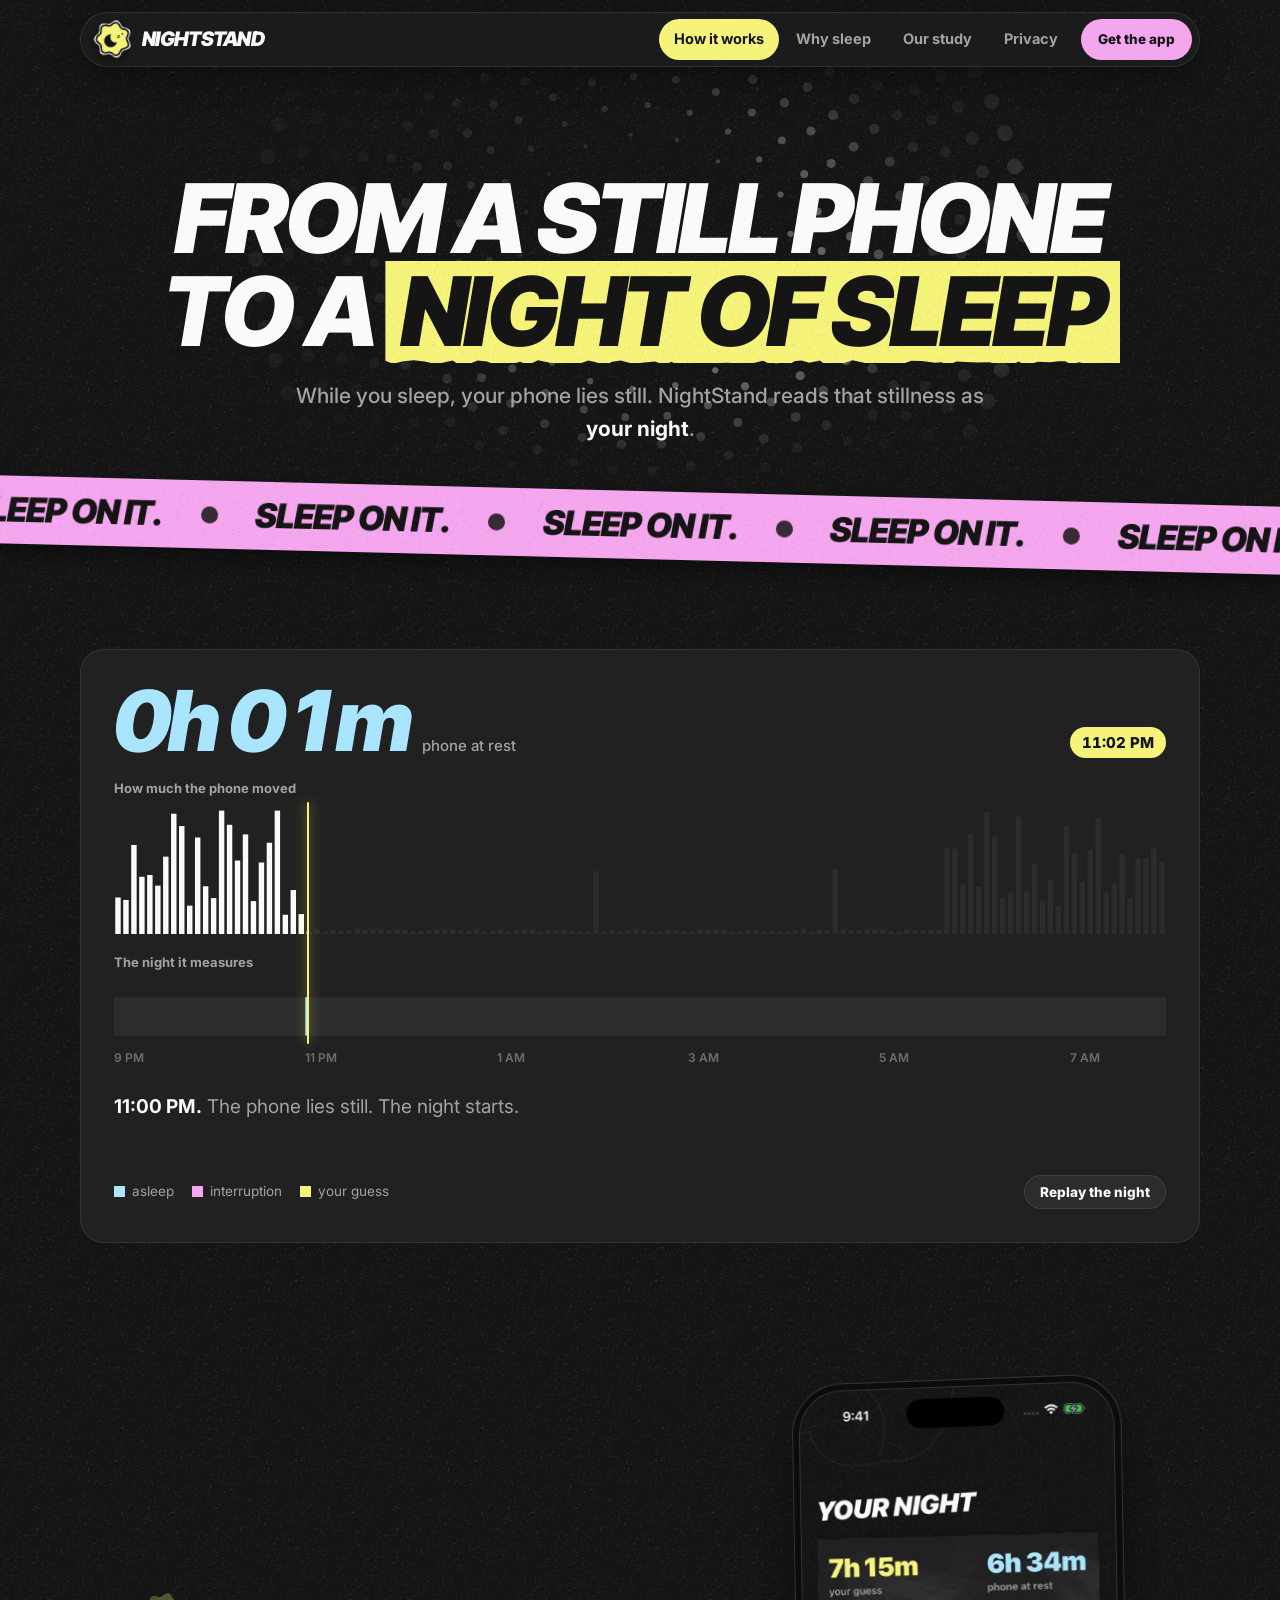
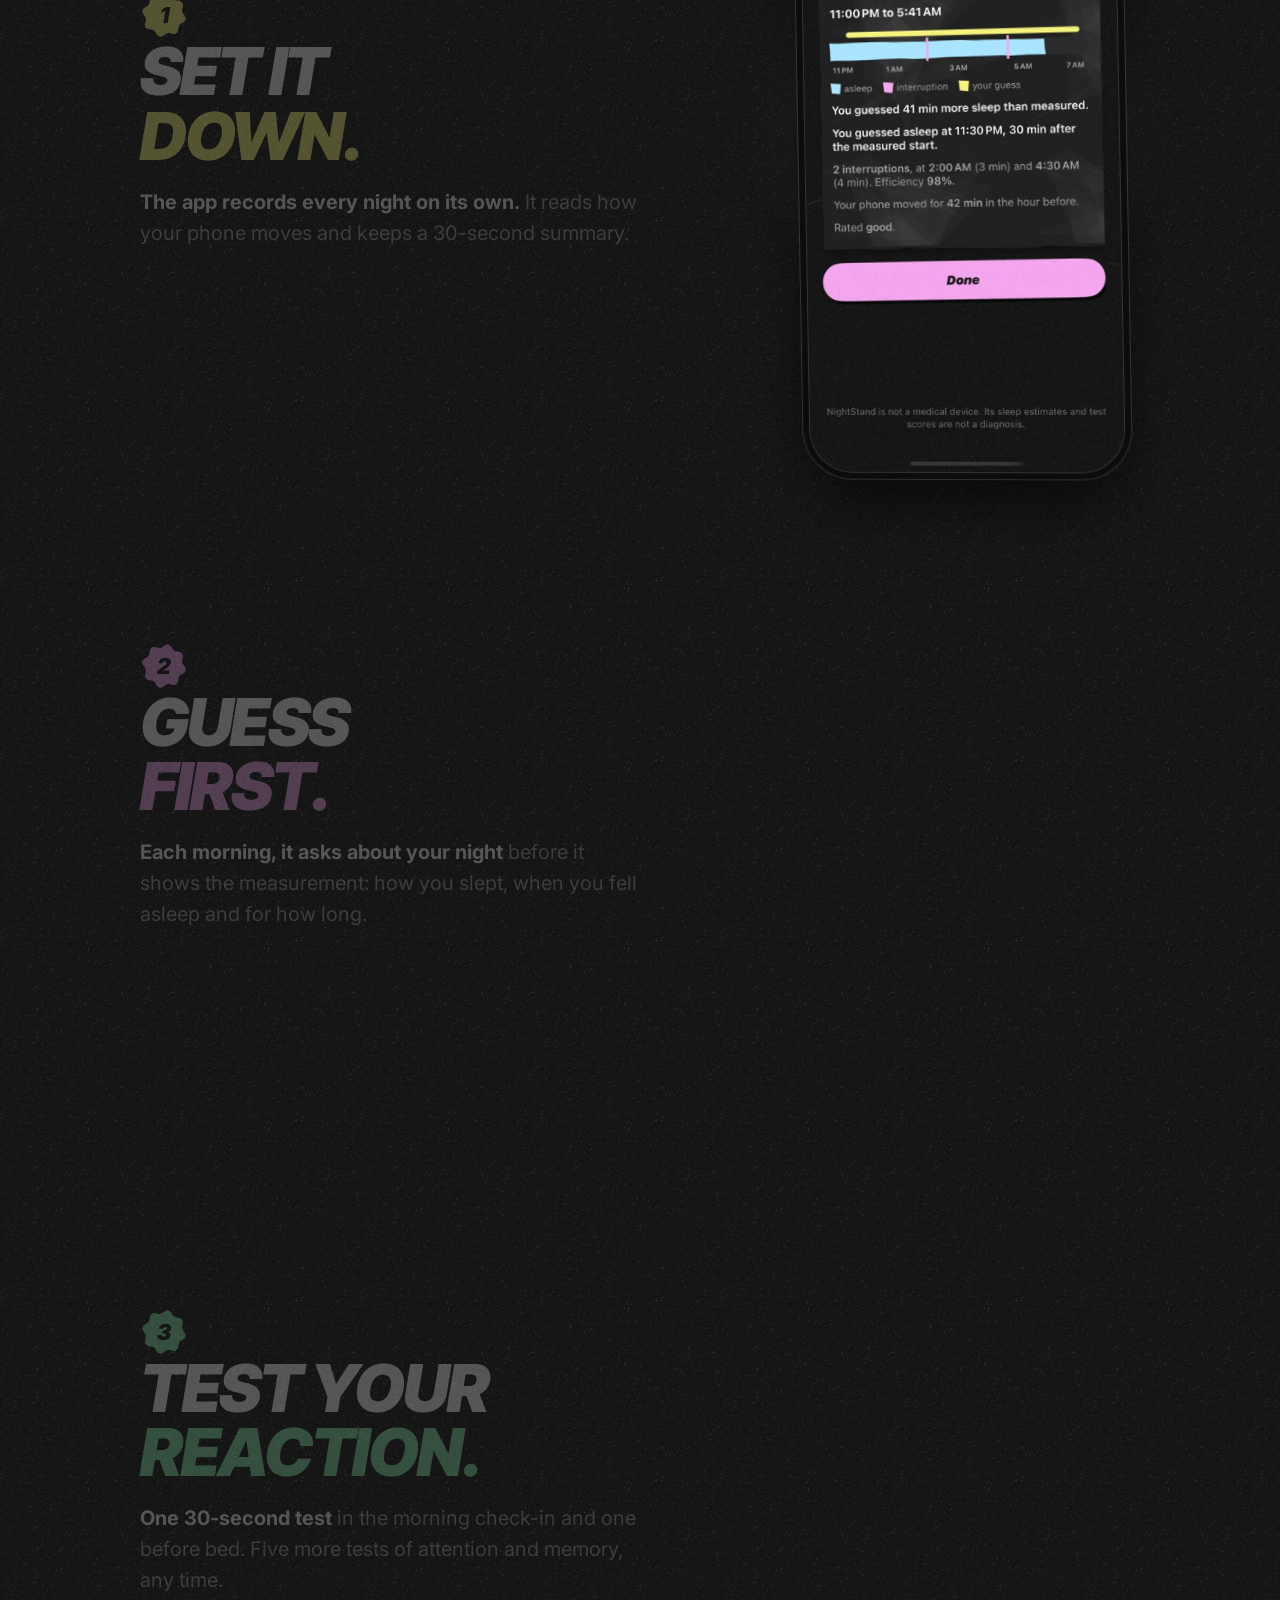
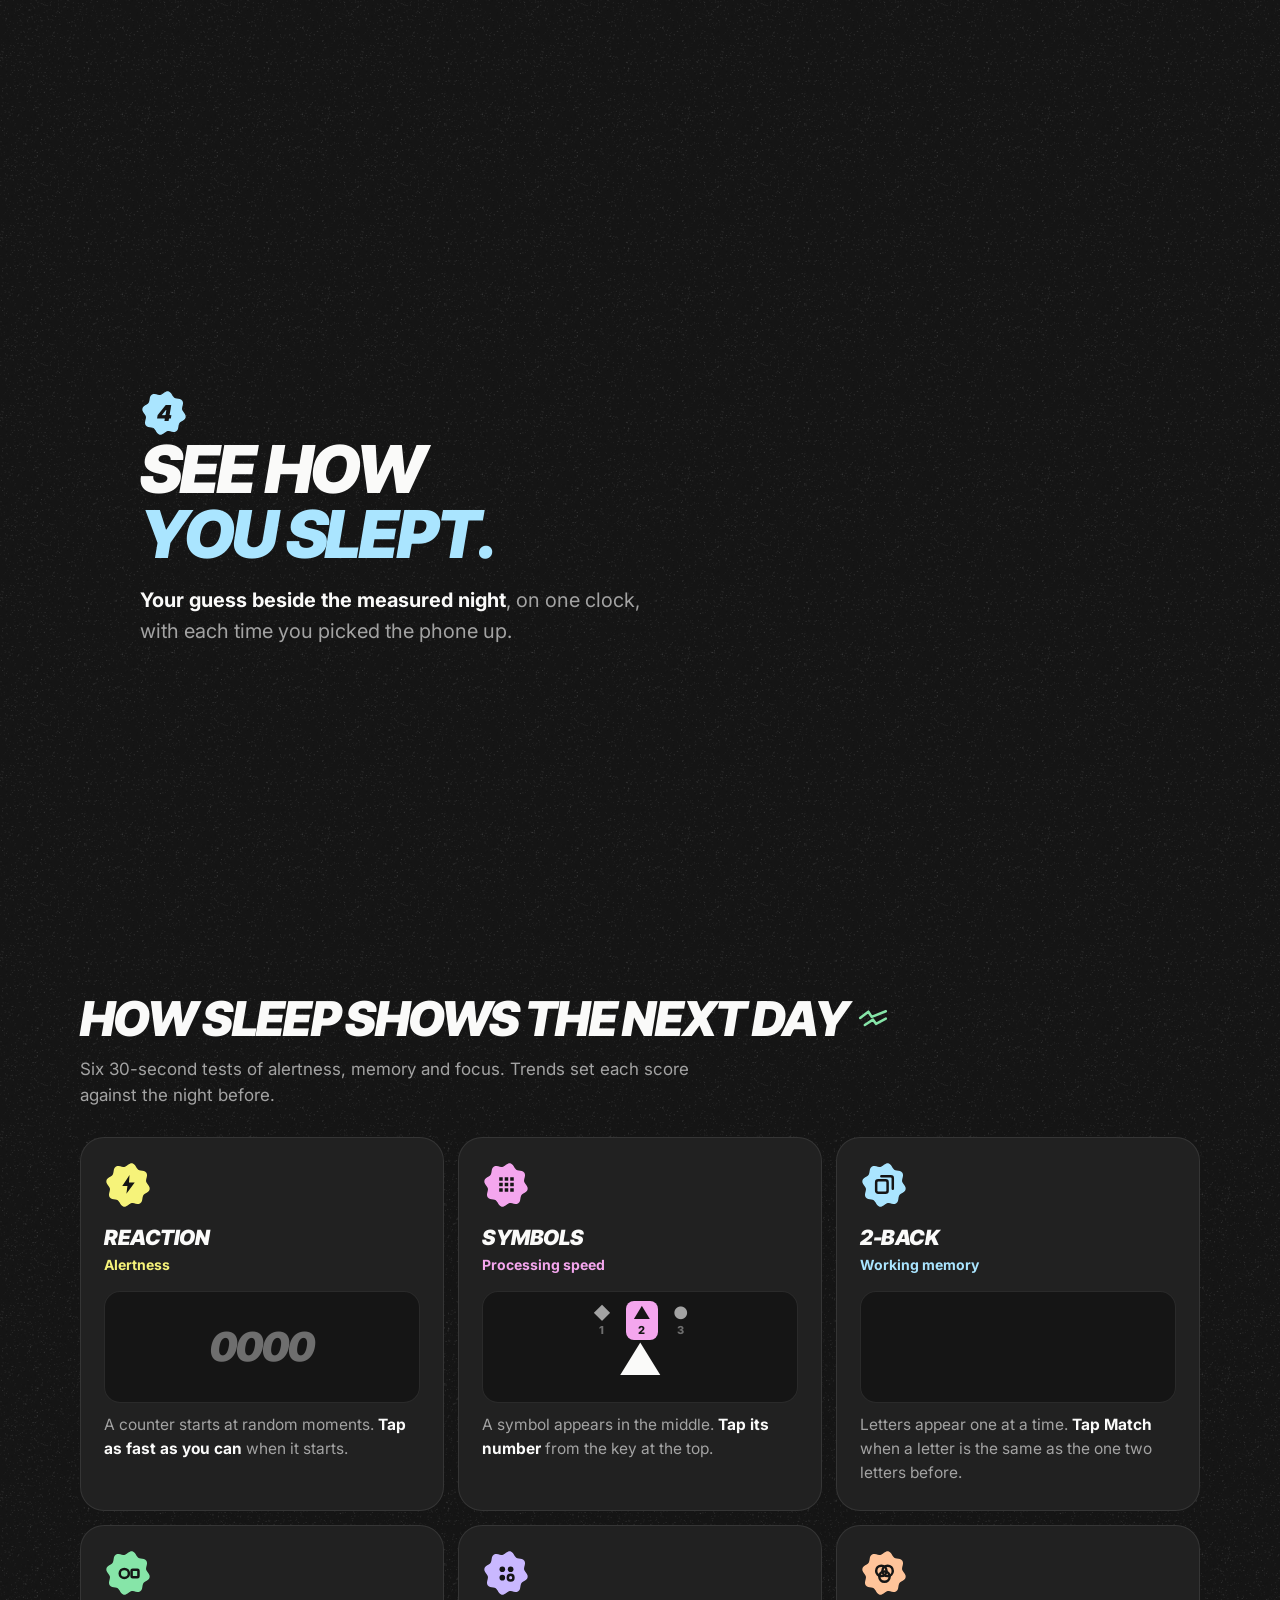
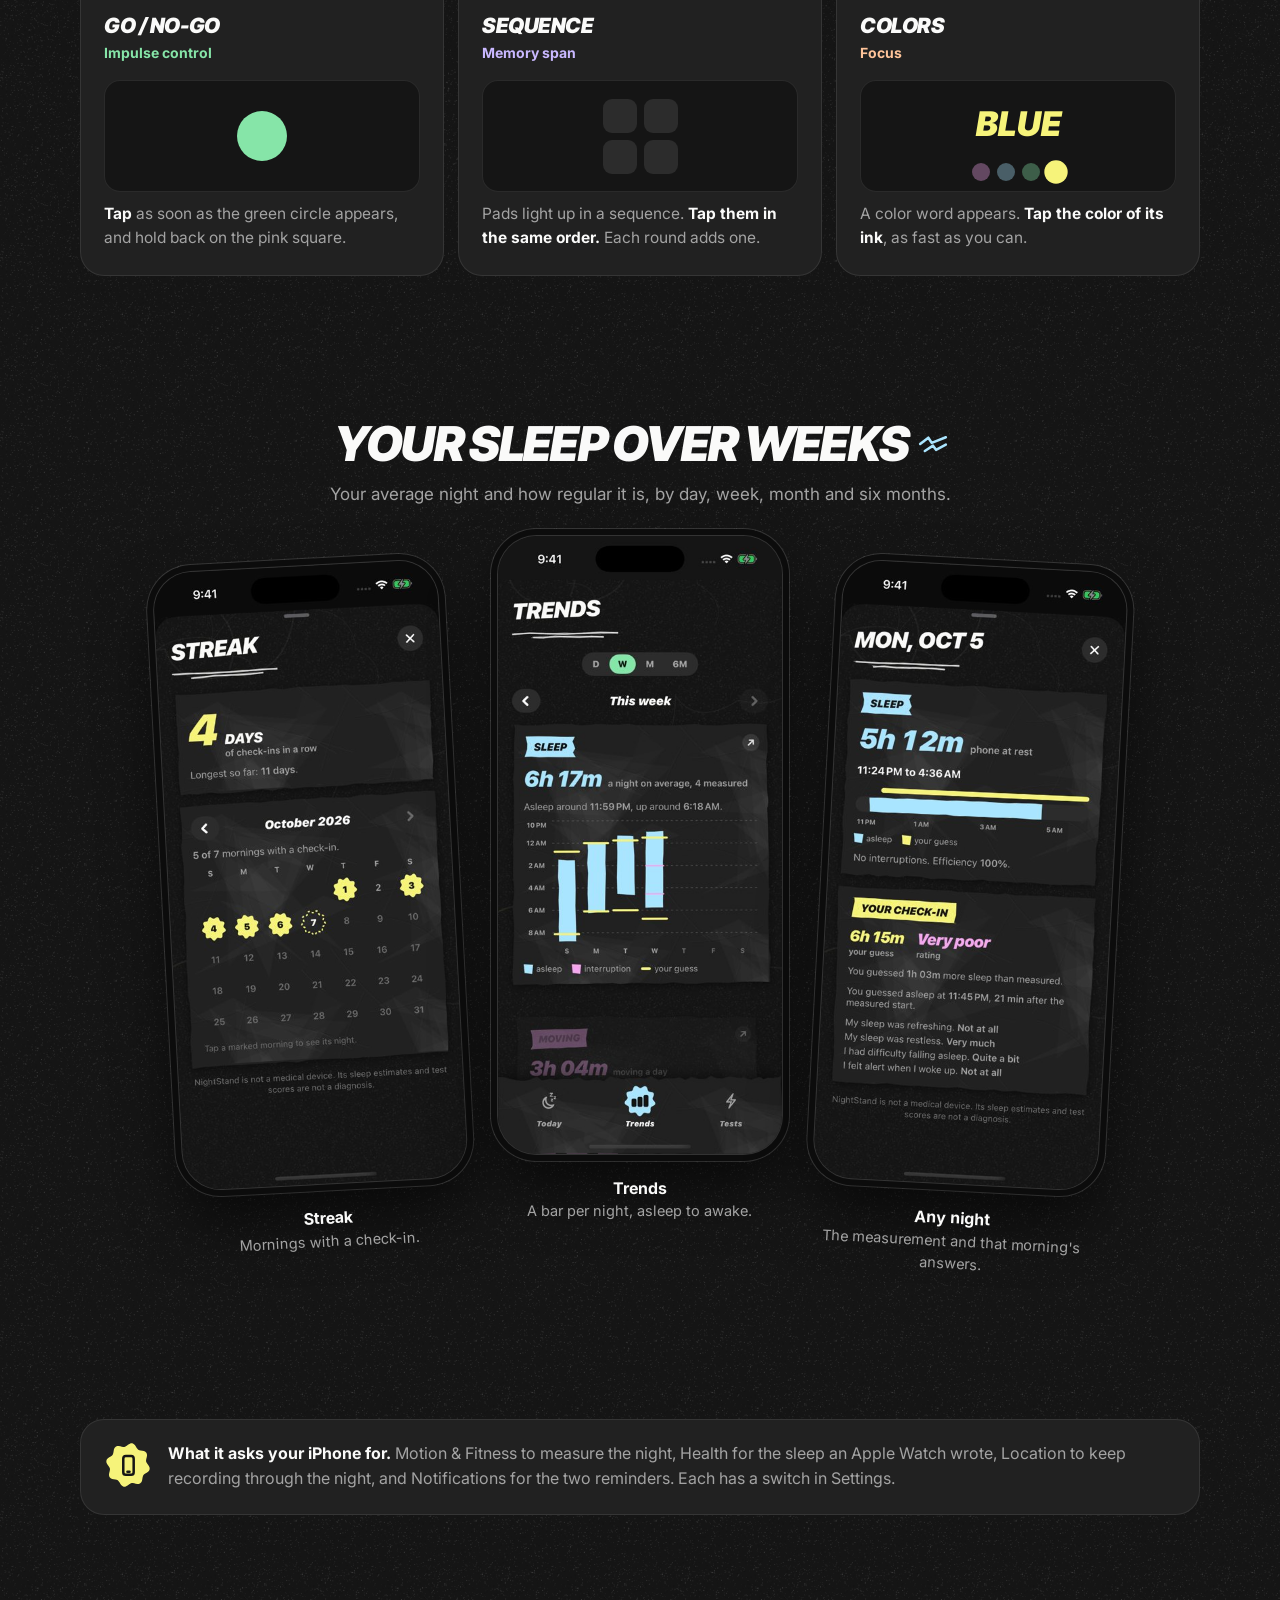
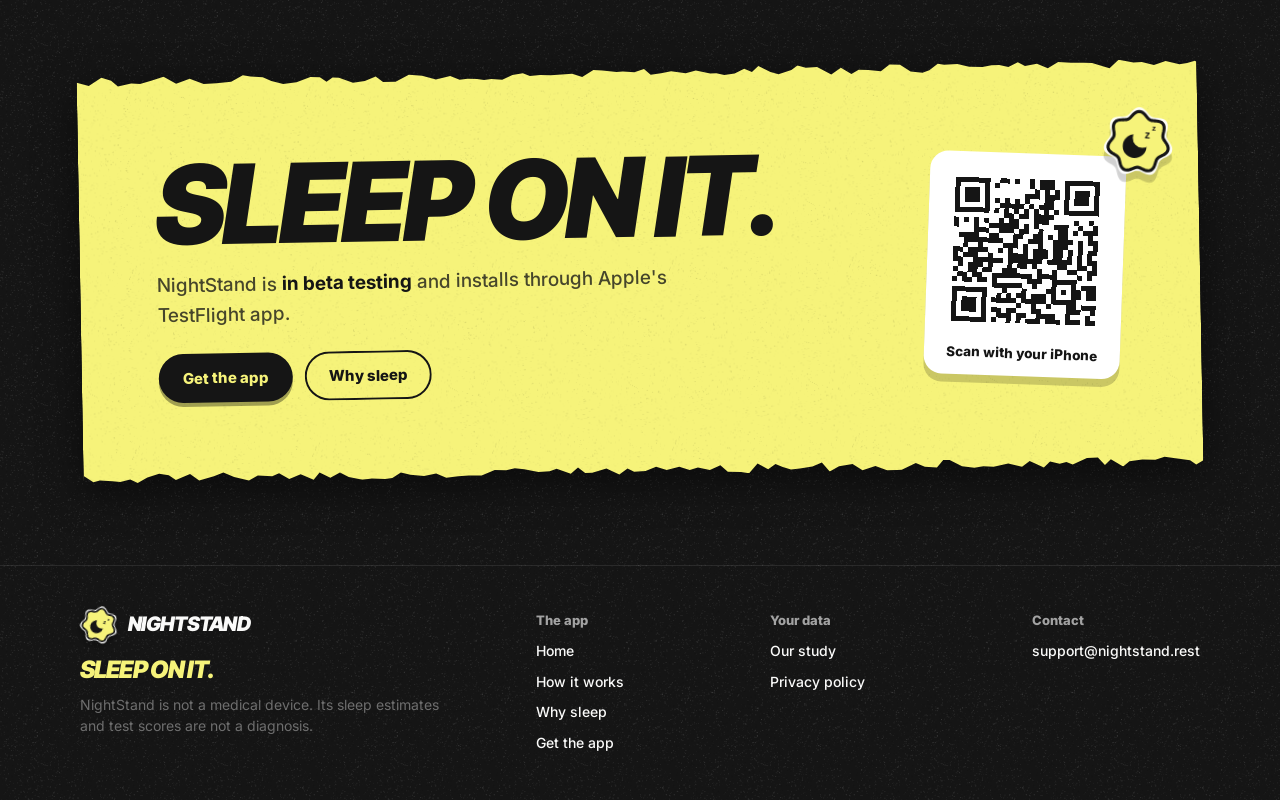
<file: how.html>
<!doctype html>
<html lang="en">
<head>
<meta charset="utf-8">
<meta name="viewport" content="width=device-width, initial-scale=1">
<title>How NightStand works</title>
<meta name="description" content="How NightStand measures your sleep from a still phone: what a night tells you, the morning check-in, six 30-second tests and the trends.">
<meta name="theme-color" content="#151515">
<meta property="og:site_name" content="NightStand">
<meta property="og:type" content="website">
<link rel="icon" href="data:,">
<link rel="preconnect" href="https://fonts.googleapis.com">
<link rel="preconnect" href="https://fonts.gstatic.com" crossorigin>
<link href="https://fonts.googleapis.com/css2?family=Inter:wght@400;500;600;700;800;900&family=Inter+Tight:ital,wght@0,800;1,800;1,900&display=swap" rel="stylesheet">
<link rel="stylesheet" href="/a/site.css?v=841a371dd9">
<script>document.documentElement.classList.add("js")</script>
</head>
<body data-page="how" data-api="https://mtzppuynickaaeehukqs.supabase.co/functions/v1/motion">
<header class="nav wrap">
  <a class="brand" href="/" aria-label="NightStand, home"><span id="sticker"></span><span class="display">NightStand</span></a>
  <nav class="links" id="links" aria-label="Pages">
    <a href="/how" aria-current="page">How it works</a>
    <a href="/why">Why sleep</a>
    <a href="/study">Our study</a>
    <a href="/privacy">Privacy</a>
  </nav>
  <a class="pill get" href="https://testflight.apple.com/join/fPsaZY5A">Get the app</a>
  <button class="menu" type="button" aria-expanded="false" aria-controls="links">Menu</button>
</header>

<main>
  <section class="hero inner">
    <canvas class="halo" aria-hidden="true"></canvas>
    <div class="hero-copy wrap">
      <h1 class="display mega">
        <span class="line" style="--i:0"><span>From a still phone</span></span>
        <span class="line" style="--i:1"><span>to a <span class="hl" id="paper">night of sleep</span></span></span>
      </h1>
      <p class="lede">While you sleep, your phone lies still. NightStand reads that stillness as <b>your night</b>.</p>
    </div>
  </section>

  <div class="tape pink" aria-hidden="true"><div class="run">
    <span>Sleep on it.</span>
  </div></div>

  <section class="block wrap" style="padding-top:clamp(64px,10vh,110px)">
    <div class="card demo" id="night" data-reveal>
      <div class="demo-head">
        <div class="readout"><span class="big" id="nd-total">6h 34m</span><small>phone at rest</small></div>
        <span class="clock" id="nd-clock">8:00 AM</span>
      </div>
      <div class="lanes" role="img" aria-label="An example night. The phone moves until 11:00 PM, lies still until 5:41 AM except when it is picked up at 2:00 AM and 4:30 AM, and moves again after. The night measured is 6 hours 34 minutes. The guess was 7 hours 15 minutes.">
        <p class="lane">How much the phone moved</p>
        <svg class="mv" viewBox="0 0 660 100" preserveAspectRatio="none"></svg>
        <p class="lane">The night it measures</p>
        <svg class="nt" viewBox="0 0 660 60" preserveAspectRatio="none"></svg>
        <div class="axis" aria-hidden="true"><span style="left:0">9 PM</span><span style="left:18.18%">11 PM</span><span style="left:36.36%">1 AM</span><span style="left:54.55%">3 AM</span><span style="left:72.73%">5 AM</span><span style="left:90.91%">7 AM</span></div>
        <i class="head" aria-hidden="true"></i>
      </div>
      <p class="say" id="nd-say">The phone lay still from <b>11:00 PM to 5:41 AM</b> and was picked up twice. You guessed <b>7h 15m</b>, 41 min more than measured.</p>
      <div class="demo-foot">
        <div class="legend"><span><i style="--c:var(--sky)"></i>asleep</span><span><i style="--c:var(--pink)"></i>interruption</span><span><i style="--c:var(--yellow)"></i>your guess</span></div>
        <button class="ghost" id="nd-replay" type="button">Replay the night</button>
      </div>
    </div>
  </section>

  <section class="block wrap">
    <div class="story">
      <div class="steps">
        <article class="step">
          <div class="step-head"><span class="badge">1</span></div>
          <h3 class="display">Set it <em>down.</em></h3>
          <p><b>The app records every night on its own.</b> It reads how your phone moves and keeps a 30-second summary.</p>
          <figure class="phone"><img src="/a/today.jpg?v=823e8fcd69" width="420" height="913" loading="lazy" alt="The Today screen: last night lasted 6 hours 34 minutes, from 11:00 PM to 5:41 AM, with two short interruptions."><span class="zzz" aria-hidden="true"><i>z</i><i>z</i><i>z</i></span></figure>
        </article>
        <article class="step">
          <div class="step-head"><span class="badge">2</span></div>
          <h3 class="display">Guess <em>first.</em></h3>
          <p><b>Each morning, it asks about your night</b> before it shows the measurement: how you slept, when you fell asleep and for how long.</p>
          <figure class="phone"><img src="/a/guess.jpg?v=3ecb3c3f20" width="420" height="913" loading="lazy" alt="The morning check-in asks how long you slept, with a wheel set to 7 hours 15 minutes."></figure>
        </article>
        <article class="step">
          <div class="step-head"><span class="badge">3</span></div>
          <h3 class="display">Test your <em>reaction.</em></h3>
          <p><b>One 30-second test</b> in the morning check-in and one before bed. Five more tests of attention and memory, any time.</p>
          <figure class="phone"><img src="/a/tests.jpg?v=3061571f53" width="420" height="913" loading="lazy" alt="The Tests page: Reaction, Symbols, 2-back, Go / no-go, Sequence and Colors, each with its last score."></figure>
        </article>
        <article class="step">
          <div class="step-head"><span class="badge">4</span></div>
          <h3 class="display">See how <em>you slept.</em></h3>
          <p><b>Your guess beside the measured night</b>, on one clock, with each time you picked the phone up.</p>
          <figure class="phone"><img src="/a/night.jpg?v=48964bbc7b" width="420" height="913" loading="lazy" alt="Your night: a guess of 7 hours 15 minutes beside 6 hours 34 minutes measured, on one clock."></figure>
        </article>
      </div>
      <div class="rig" data-step="0" aria-hidden="true">
        <span class="glow"></span>
        <figure class="phone">
          <img class="on" src="/a/today.jpg?v=823e8fcd69" width="420" height="913" alt="">
          <img src="/a/guess.jpg?v=3ecb3c3f20" width="420" height="913" alt="">
          <img src="/a/tests.jpg?v=3061571f53" width="420" height="913" alt="">
          <img src="/a/night.jpg?v=48964bbc7b" width="420" height="913" alt="">
        </figure>
        <span class="zzz"><i>z</i><i>z</i><i>z</i></span>
      </div>
    </div>
  </section>

  <section class="block wrap" id="tests">
    <div class="title" data-reveal><h2 class="display">How sleep shows the next day</h2><span data-squiggle="mint"></span></div>
    <p class="sub" data-reveal>Six 30-second tests of alertness, memory and focus. Trends set each score against the night before.</p>
    <div class="grid three">
      <div class="card tile" data-reveal style="--i:0"><span class="badge" data-glyph="bolt"></span><h3>Reaction</h3><p class="what">Alertness</p>
        <div class="stage" data-demo="pvt" aria-hidden="true"></div>
        <p>A counter starts at random moments. <b>Tap as fast as you can</b> when it starts.</p></div>
      <div class="card tile" data-reveal style="--i:1"><span class="badge" data-glyph="grid"></span><h3>Symbols</h3><p class="what">Processing speed</p>
        <div class="stage" data-demo="dsst" aria-hidden="true"></div>
        <p>A symbol appears in the middle. <b>Tap its number</b> from the key at the top.</p></div>
      <div class="card tile" data-reveal style="--i:2"><span class="badge" data-glyph="back"></span><h3>2-back</h3><p class="what">Working memory</p>
        <div class="stage" data-demo="nback" aria-hidden="true"></div>
        <p>Letters appear one at a time. <b>Tap Match</b> when a letter is the same as the one two letters before.</p></div>
      <div class="card tile" data-reveal style="--i:0"><span class="badge" data-glyph="go"></span><h3>Go / no-go</h3><p class="what">Impulse control</p>
        <div class="stage" data-demo="gonogo" aria-hidden="true"></div>
        <p><b>Tap</b> as soon as the green circle appears, and hold back on the pink square.</p></div>
      <div class="card tile" data-reveal style="--i:1"><span class="badge" data-glyph="seq"></span><h3>Sequence</h3><p class="what">Memory span</p>
        <div class="stage" data-demo="simon" aria-hidden="true"></div>
        <p>Pads light up in a sequence. <b>Tap them in the same order.</b> Each round adds one.</p></div>
      <div class="card tile" data-reveal style="--i:2"><span class="badge" data-glyph="colors"></span><h3>Colors</h3><p class="what">Focus</p>
        <div class="stage" data-demo="stroop" aria-hidden="true"></div>
        <p>A color word appears. <b>Tap the color of its ink</b>, as fast as you can.</p></div>
    </div>
  </section>

  <section class="block wrap">
    <div class="title center" data-reveal><h2 class="display">Your sleep over weeks</h2><span data-squiggle="sky"></span></div>
    <p class="sub" data-reveal>Your average night and how regular it is, by day, week, month and six months.</p>
    <div class="fan">
      <figure class="phone" data-reveal style="--i:0"><img src="/a/streak.jpg?v=7cd9d2a229" width="420" height="913" loading="lazy" alt="Streak: 4 days of check-ins in a row, on a calendar of October.">
        <figcaption><b>Streak</b>Mornings with a check-in.</figcaption></figure>
      <figure class="phone" data-reveal style="--i:1"><img src="/a/trends.jpg?v=e0c79620c5" width="420" height="913" loading="lazy" alt="Trends for one week: a bar per night from the time asleep to the time awake.">
        <figcaption><b>Trends</b>A bar per night, asleep to awake.</figcaption></figure>
      <figure class="phone" data-reveal style="--i:2"><img src="/a/day.jpg?v=6effb817b6" width="420" height="913" loading="lazy" alt="One night: 5 hours 12 minutes measured, with that morning's check-in.">
        <figcaption><b>Any night</b>The measurement and that morning's answers.</figcaption></figure>
    </div>
  </section>

  <section class="block wrap">
    <div class="facts">
      <div class="card fact wide" data-reveal><span class="badge" data-glyph="phone"></span>
        <p><b>What it asks your iPhone for.</b> Motion &amp; Fitness to measure the night, Health for the sleep an Apple Watch wrote, Location to keep recording through the night, and Notifications for the two reminders. Each has a switch in Settings.</p></div>
    </div>
  </section>

  <section class="band-wrap wrap" data-reveal>
    <div class="band torn" data-depth="10">
      <div>
        <h2 class="display">Sleep on it.</h2>
        <p>NightStand is <b>in beta testing</b> and installs through Apple's TestFlight app.</p>
        <div class="cta"><a class="pill dark" href="https://testflight.apple.com/join/fPsaZY5A">Get the app</a><a class="pill quiet" href="/why">Why sleep</a></div>
      </div>
      <figure class="scan"><span data-sticker="big" aria-hidden="true"></span><svg class="qr" viewBox="0 0 37 37" role="img" aria-label="QR code of the download link" shape-rendering="crispEdges"><rect width="37" height="37" fill="#fff"/><path fill="#151515" d="M4 4h7v1h-7zM13 4h2v1h-2zM16 4h1v1h-1zM19 4h1v1h-1zM21 4h3v1h-3zM26 4h7v1h-7zM4 5h1v1h-1zM10 5h1v1h-1zM12 5h1v1h-1zM19 5h1v1h-1zM21 5h3v1h-3zM26 5h1v1h-1zM32 5h1v1h-1zM4 6h1v1h-1zM6 6h3v1h-3zM10 6h1v1h-1zM20 6h1v1h-1zM22 6h1v1h-1zM24 6h1v1h-1zM26 6h1v1h-1zM28 6h3v1h-3zM32 6h1v1h-1zM4 7h1v1h-1zM6 7h3v1h-3zM10 7h1v1h-1zM18 7h3v1h-3zM22 7h3v1h-3zM26 7h1v1h-1zM28 7h3v1h-3zM32 7h1v1h-1zM4 8h1v1h-1zM6 8h3v1h-3zM10 8h1v1h-1zM12 8h1v1h-1zM14 8h1v1h-1zM16 8h1v1h-1zM18 8h1v1h-1zM22 8h2v1h-2zM26 8h1v1h-1zM28 8h3v1h-3zM32 8h1v1h-1zM4 9h1v1h-1zM10 9h1v1h-1zM13 9h5v1h-5zM19 9h1v1h-1zM21 9h3v1h-3zM26 9h1v1h-1zM32 9h1v1h-1zM4 10h7v1h-7zM12 10h1v1h-1zM14 10h1v1h-1zM16 10h1v1h-1zM18 10h1v1h-1zM20 10h1v1h-1zM22 10h1v1h-1zM24 10h1v1h-1zM26 10h7v1h-7zM14 11h2v1h-2zM17 11h2v1h-2zM20 11h4v1h-4zM4 12h1v1h-1zM6 12h1v1h-1zM8 12h1v1h-1zM10 12h1v1h-1zM13 12h1v1h-1zM15 12h2v1h-2zM20 12h3v1h-3zM28 12h1v1h-1zM31 12h1v1h-1zM4 13h1v1h-1zM8 13h1v1h-1zM11 13h6v1h-6zM18 13h1v1h-1zM20 13h1v1h-1zM24 13h3v1h-3zM29 13h1v1h-1zM32 13h1v1h-1zM8 14h3v1h-3zM13 14h3v1h-3zM17 14h2v1h-2zM21 14h1v1h-1zM25 14h2v1h-2zM28 14h1v1h-1zM30 14h3v1h-3zM5 15h4v1h-4zM11 15h2v1h-2zM16 15h2v1h-2zM20 15h2v1h-2zM23 15h1v1h-1zM25 15h2v1h-2zM31 15h1v1h-1zM6 16h8v1h-8zM16 16h1v1h-1zM19 16h3v1h-3zM24 16h4v1h-4zM29 16h1v1h-1zM31 16h2v1h-2zM6 17h1v1h-1zM9 17h1v1h-1zM14 17h3v1h-3zM18 17h1v1h-1zM21 17h1v1h-1zM24 17h3v1h-3zM29 17h1v1h-1zM32 17h1v1h-1zM4 18h2v1h-2zM7 18h4v1h-4zM13 18h1v1h-1zM15 18h1v1h-1zM18 18h1v1h-1zM20 18h3v1h-3zM24 18h2v1h-2zM27 18h1v1h-1zM29 18h1v1h-1zM31 18h2v1h-2zM4 19h1v1h-1zM6 19h3v1h-3zM11 19h1v1h-1zM15 19h4v1h-4zM20 19h3v1h-3zM24 19h2v1h-2zM27 19h1v1h-1zM29 19h1v1h-1zM31 19h1v1h-1zM4 20h2v1h-2zM8 20h6v1h-6zM15 20h7v1h-7zM23 20h5v1h-5zM29 20h1v1h-1zM31 20h2v1h-2zM5 21h1v1h-1zM7 21h3v1h-3zM11 21h1v1h-1zM15 21h1v1h-1zM17 21h2v1h-2zM20 21h1v1h-1zM25 21h2v1h-2zM29 21h2v1h-2zM32 21h1v1h-1zM4 22h1v1h-1zM7 22h2v1h-2zM10 22h2v1h-2zM14 22h3v1h-3zM21 22h1v1h-1zM24 22h1v1h-1zM27 22h2v1h-2zM31 22h2v1h-2zM5 23h2v1h-2zM8 23h2v1h-2zM12 23h8v1h-8zM21 23h4v1h-4zM29 23h1v1h-1zM31 23h1v1h-1zM4 24h1v1h-1zM6 24h2v1h-2zM9 24h2v1h-2zM12 24h1v1h-1zM19 24h3v1h-3zM24 24h5v1h-5zM12 25h6v1h-6zM20 25h1v1h-1zM24 25h1v1h-1zM28 25h1v1h-1zM30 25h3v1h-3zM4 26h7v1h-7zM14 26h1v1h-1zM18 26h1v1h-1zM23 26h2v1h-2zM26 26h1v1h-1zM28 26h2v1h-2zM31 26h2v1h-2zM4 27h1v1h-1zM10 27h1v1h-1zM13 27h1v1h-1zM15 27h1v1h-1zM17 27h2v1h-2zM20 27h3v1h-3zM24 27h1v1h-1zM28 27h2v1h-2zM31 27h2v1h-2zM4 28h1v1h-1zM6 28h3v1h-3zM10 28h1v1h-1zM12 28h5v1h-5zM18 28h5v1h-5zM24 28h5v1h-5zM4 29h1v1h-1zM6 29h3v1h-3zM10 29h1v1h-1zM17 29h1v1h-1zM20 29h1v1h-1zM23 29h1v1h-1zM27 29h2v1h-2zM30 29h3v1h-3zM4 30h1v1h-1zM6 30h3v1h-3zM10 30h1v1h-1zM12 30h2v1h-2zM15 30h2v1h-2zM20 30h2v1h-2zM27 30h3v1h-3zM32 30h1v1h-1zM4 31h1v1h-1zM10 31h1v1h-1zM13 31h3v1h-3zM17 31h2v1h-2zM21 31h4v1h-4zM27 31h1v1h-1zM31 31h1v1h-1zM4 32h7v1h-7zM12 32h1v1h-1zM15 32h1v1h-1zM17 32h1v1h-1zM19 32h3v1h-3zM23 32h3v1h-3zM27 32h3v1h-3zM31 32h2v1h-2z"/></svg><figcaption>Scan with your iPhone</figcaption></figure>
    </div>
  </section>
</main>

<footer class="foot"><div class="wrap cols">
  <div>
    <a class="brand" href="/" aria-label="NightStand, home"><span data-sticker="sticker"></span><span class="display">NightStand</span></a>
    <p class="display motto">Sleep on it.</p>
    <p class="note">NightStand is not a medical device. Its sleep estimates and test scores are not a diagnosis.</p>
  </div>
  <div><h4>The app</h4><ul><li><a href="/">Home</a></li><li><a href="/how">How it works</a></li><li><a href="/why">Why sleep</a></li><li><a href="https://testflight.apple.com/join/fPsaZY5A">Get the app</a></li></ul></div>
  <div><h4>Your data</h4><ul><li><a href="/study">Our study</a></li><li><a href="/privacy">Privacy policy</a></li></ul></div>
  <div><h4>Contact</h4><ul><li><a href="mailto:support@nightstand.rest">support@nightstand.rest</a></li></ul></div>
</div></footer>
<script>
// The look, drawn once: the film grain (the app's tile: 5200 light and dark
// specks at low alpha on 180 pt, seeded so every load looks the same), the
// torn edges of the header paper, the moon sticker and the section squiggle.
const C = {page: "#151515", card: "#212121", raised: "#2c2c2c", ink: "#fafaf9", gray: "#a3a3a3", dim: "#6e6e6e",
           yellow: "#f6f37a", pink: "#f4a6ee", mint: "#86e5a8", sky: "#aae5ff", blue: "#3d9bff", none: "#353535", battery: "#575757", rest: "#6f8fb3", lowpower: "#66663f"};
const ACCENTS = [C.yellow, C.pink, C.mint, C.sky];
function seeded(a) {
  return () => { a = (a + 0x6D2B79F5) | 0; let t = Math.imul(a ^ (a >>> 15), 1 | a); t = (t + Math.imul(t ^ (t >>> 7), 61 | t)) ^ t; return ((t ^ (t >>> 14)) >>> 0) / 4294967296; };
}
function squiggle(color) {
  return `<svg class="squiggle" viewBox="0 0 22 12" style="stroke:${color}" aria-hidden="true"><path d="M0 6L7 .6L9.9 5L22 .2M4 12L11 7.4L13.6 11L22 6.6"/></svg>`;
}
(function () {
  const side = 180, cv = document.createElement("canvas"), rnd = seeded(7);
  cv.width = cv.height = side * 2;
  const ctx = cv.getContext("2d");
  ctx.scale(2, 2);
  for (let k = 0; k < 5200; k++) {
    const x = rnd() * side, y = rnd() * side, d = 0.5 + rnd() * 0.7, a = 0.03 + rnd() * 0.09;
    ctx.fillStyle = (rnd() < 1 / 3 ? "rgba(0,0,0," : "rgba(255,255,255,") + a.toFixed(3) + ")";
    ctx.fillRect(x, y, d, d);
  }
  document.documentElement.style.setProperty("--grain", `url(${cv.toDataURL("image/png")})`);

  const paper = document.getElementById("paper");
  const tear = () => {
    const w = paper.offsetWidth, h = paper.offsetHeight, depth = 6, r = seeded(11), pts = [[0, depth / 2]];
    let x = 0;
    while (x < w) { x = Math.min(w, x + 6 + r() * 8); pts.push([x, r() * depth]); }
    pts.push([w, h - depth / 2]);
    while (x > 0) { x = Math.max(0, x - 6 - r() * 8); pts.push([x, h - r() * depth]); }
    paper.style.clipPath = `polygon(${pts.map(([a, b]) => `${a.toFixed(1)}px ${b.toFixed(1)}px`).join(",")})`;
  };
  new ResizeObserver(tear).observe(paper);

  // Die-cut sticker: a wobbly seven-lobed flower in yellow with a dark
  // outline on a white border, a crescent moon and two z's.
  const blob = (R) => {
    const r = R / 1.1;
    let d = "";
    for (let k = 0; k <= 120; k++) {
      const a = k / 120 * 2 * Math.PI, rr = r * (1 + 0.1 * Math.sin(7 * a));
      d += (k ? "L" : "M") + (50 + rr * Math.cos(a)).toFixed(2) + " " + (50 + rr * Math.sin(a)).toFixed(2);
    }
    return d + "Z";
  };
  const sticker = `<svg xmlns="http://www.w3.org/2000/svg" viewBox="0 0 100 100">` +
    `<defs><mask id="moon"><rect width="100" height="100" fill="#fff"/><circle cx="56" cy="44" r="14" fill="#000"/></mask></defs>` +
    `<path d="${blob(50)}" fill="#fff" fill-opacity=".94"/><path d="${blob(43.9)}" fill="${C.yellow}" stroke="${C.page}" stroke-width="4.4"/>` +
    `<circle cx="45" cy="56" r="17" fill="${C.page}" mask="url(#moon)"/>` +
    `<text x="59" y="44" font-family="Arial Black,Arial,sans-serif" font-weight="900" font-size="15" fill="${C.page}">z</text>` +
    `<text x="69" y="33" font-family="Arial Black,Arial,sans-serif" font-weight="900" font-size="11" fill="${C.page}">z</text></svg>`;
  document.getElementById("sticker").innerHTML = sticker.replace("<svg ", `<svg class="sticker" aria-hidden="true" `);
  document.querySelector("link[rel=icon]").href = "data:image/svg+xml," + encodeURIComponent(sticker);
})();
</script>
<script src="/a/site.js?v=39a0357089"></script>
</body>
</html>
</file>
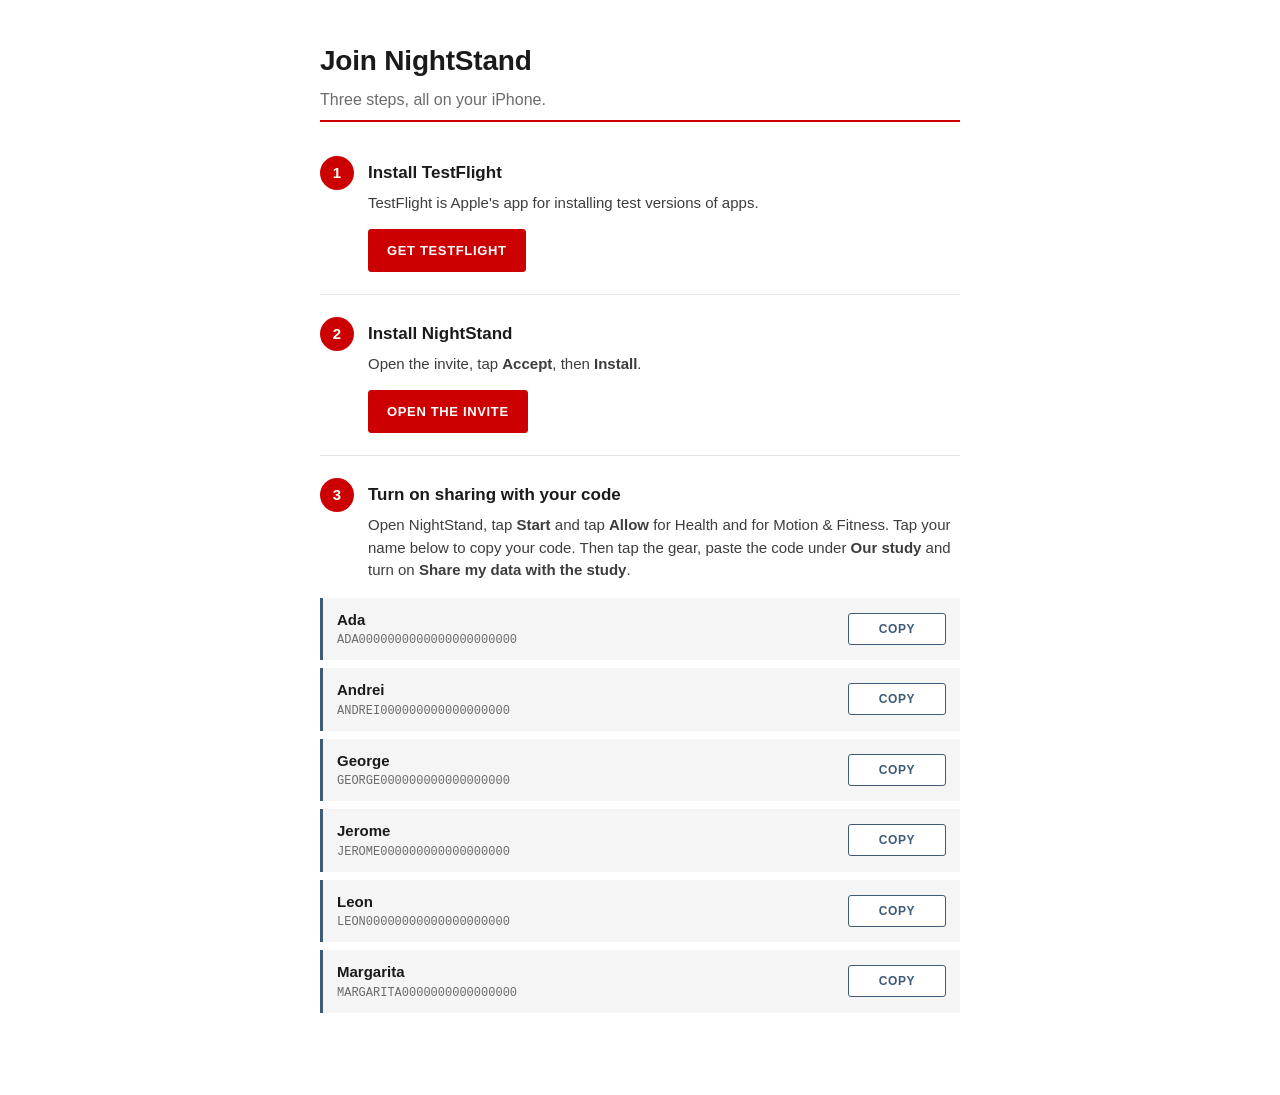
<file: install.html>
<!doctype html>
<html lang="en">
<head>
<meta charset="utf-8">
<meta name="viewport" content="width=device-width, initial-scale=1">
<title>Join NightStand</title>
<meta name="robots" content="noindex">
<style>
  :root { --ink: #1a1a1a; --gray: #6b6b6b; --line: #e3e3e3; --red: #cc0000; --red-dark: #a30000; --steel: #3e5c76; --steel-soft: #e3eaf0; --soft: #f5f5f5; --white: #fff; }
  body { margin: 0; background: var(--white); color: var(--ink); font: 16px/1.5 -apple-system, BlinkMacSystemFont, "Helvetica Neue", Arial, sans-serif; }
  main { max-width: 640px; margin: 0 auto; padding: 40px 20px 60px; }
  h1 { font-size: 28px; margin: 0 0 6px; letter-spacing: -0.2px; }
  .sub { color: var(--gray); margin: 0 0 8px; }
  .rule { height: 2px; background: var(--red); margin: 8px 0 12px; }

  .ns-step { display: grid; grid-template-columns: 34px 1fr; column-gap: 14px; padding: 22px 0; border-bottom: 1px solid var(--line); }
  .ns-step:last-of-type { border-bottom: none; }
  .ns-num { width: 34px; height: 34px; border-radius: 50%; background: var(--red); color: var(--white); font-weight: 700; font-size: 15px; display: flex; align-items: center; justify-content: center; }
  .ns-step h3 { font-size: 17px; font-weight: 700; margin: 0; line-height: 34px; }
  .ns-step p { font-size: 15px; color: #3d3d3d; margin: 2px 0 0; }

  .ns-btn { display: inline-block; margin-top: 14px; font-size: 13px; font-weight: 700; text-transform: uppercase; letter-spacing: 0.05em; text-decoration: none; color: var(--white); background: var(--red); padding: 11px 18px; border: 1px solid var(--red); border-radius: 3px; }
  .ns-btn:hover { background: var(--red-dark); border-color: var(--red-dark); }

  .ns-ids { grid-column: 1 / -1; margin-top: 16px; display: grid; gap: 8px; }
  .ns-id { width: 100%; display: flex; align-items: center; justify-content: space-between; gap: 12px; font: inherit; text-align: left; padding: 11px 14px; background: var(--soft); color: var(--ink); border: none; border-left: 3px solid var(--steel); cursor: pointer; }
  .ns-id:hover { background: var(--steel-soft); }
  .ns-id .who { min-width: 0; }
  .ns-id .name { display: block; font-size: 15px; font-weight: 700; }
  .ns-id .code { display: block; font-family: ui-monospace, Menlo, Consolas, monospace; font-size: 12px; color: var(--gray); overflow-wrap: anywhere; }
  .ns-id .act { flex: none; font-size: 12px; font-weight: 700; text-transform: uppercase; letter-spacing: 0.05em; color: var(--steel); padding: 6px 11px; border: 1px solid var(--steel); border-radius: 3px; background: var(--white); min-width: 74px; text-align: center; }
  .ns-id.copied { background: var(--steel-soft); }
  .ns-id.copied .act { background: var(--steel); color: var(--white); }
</style>
</head>
<body>
<main>
  <h1>Join NightStand</h1>
  <p class="sub">Three steps, all on your iPhone.</p>
  <div class="rule"></div>

  <div class="ns-step">
    <div class="ns-num">1</div>
    <div>
      <h3>Install TestFlight</h3>
      <p>TestFlight is Apple's app for installing test versions of apps.</p>
      <a class="ns-btn" href="https://apps.apple.com/app/testflight/id899247664">Get TestFlight</a>
    </div>
  </div>

  <div class="ns-step">
    <div class="ns-num">2</div>
    <div>
      <h3>Install NightStand</h3>
      <p>Open the invite, tap <strong>Accept</strong>, then <strong>Install</strong>.</p>
      <a class="ns-btn" href="https://testflight.apple.com/join/fPsaZY5A">Open the invite</a>
    </div>
  </div>

  <div class="ns-step">
    <div class="ns-num">3</div>
    <div>
      <h3>Turn on sharing with your code</h3>
      <p>Open NightStand, tap <strong>Start</strong> and tap <strong>Allow</strong> for Health and for Motion &amp; Fitness. Tap your name below to copy your code. Then tap the gear, paste the code under <strong>Our study</strong> and turn on <strong>Share my data with the study</strong>.</p>
    </div>
    <div class="ns-ids">
      <button type="button" class="ns-id" data-id="ADA0000000000000000000000">
        <span class="who"><span class="name">Ada</span><span class="code">ADA0000000000000000000000</span></span>
        <span class="act">Copy</span>
      </button>
      <button type="button" class="ns-id" data-id="ANDREI000000000000000000">
        <span class="who"><span class="name">Andrei</span><span class="code">ANDREI000000000000000000</span></span>
        <span class="act">Copy</span>
      </button>
      <button type="button" class="ns-id" data-id="GEORGE000000000000000000">
        <span class="who"><span class="name">George</span><span class="code">GEORGE000000000000000000</span></span>
        <span class="act">Copy</span>
      </button>
      <button type="button" class="ns-id" data-id="JEROME000000000000000000">
        <span class="who"><span class="name">Jerome</span><span class="code">JEROME000000000000000000</span></span>
        <span class="act">Copy</span>
      </button>
      <button type="button" class="ns-id" data-id="LEON00000000000000000000">
        <span class="who"><span class="name">Leon</span><span class="code">LEON00000000000000000000</span></span>
        <span class="act">Copy</span>
      </button>
      <button type="button" class="ns-id" data-id="MARGARITA0000000000000000">
        <span class="who"><span class="name">Margarita</span><span class="code">MARGARITA0000000000000000</span></span>
        <span class="act">Copy</span>
      </button>
    </div>
  </div>
</main>

<script>
  // In-app browsers can refuse the Clipboard API, so a refused write goes through a hidden field.
  function copyText(text) {
    return navigator.clipboard.writeText(text).catch(() => {
      const field = document.createElement('textarea');
      field.value = text;
      field.readOnly = true;
      field.style.position = 'fixed';
      field.style.opacity = '0';
      document.body.appendChild(field);
      field.select();
      field.setSelectionRange(0, text.length);
      const copied = document.execCommand('copy');
      field.remove();
      if (!copied) throw new Error('Copy refused');
    });
  }

  document.querySelectorAll('.ns-id').forEach(btn => {
    btn.addEventListener('click', async () => {
      await copyText(btn.dataset.id);
      document.querySelectorAll('.ns-id.copied').forEach(other => {
        other.classList.remove('copied');
        other.querySelector('.act').textContent = 'Copy';
      });
      btn.classList.add('copied');
      btn.querySelector('.act').textContent = 'Copied';
    });
  });
</script>

</body>
</html>
</file>
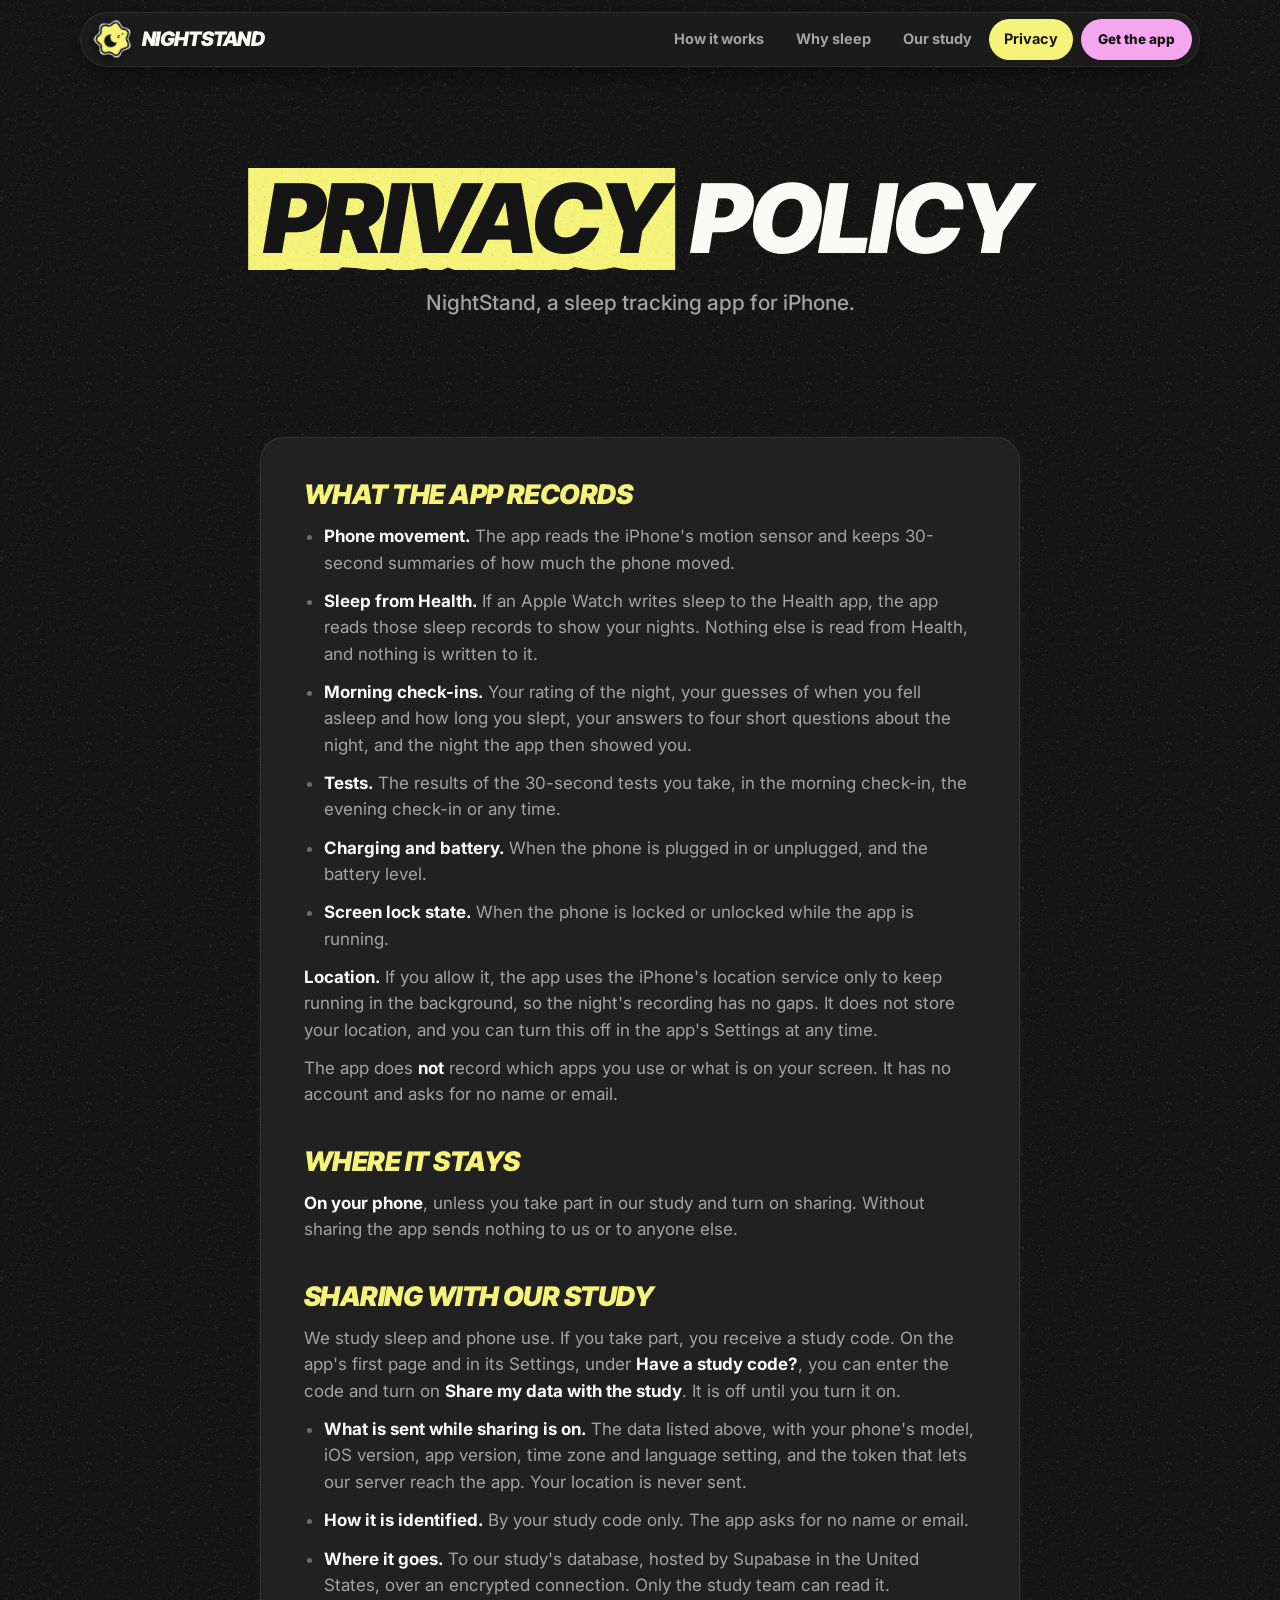
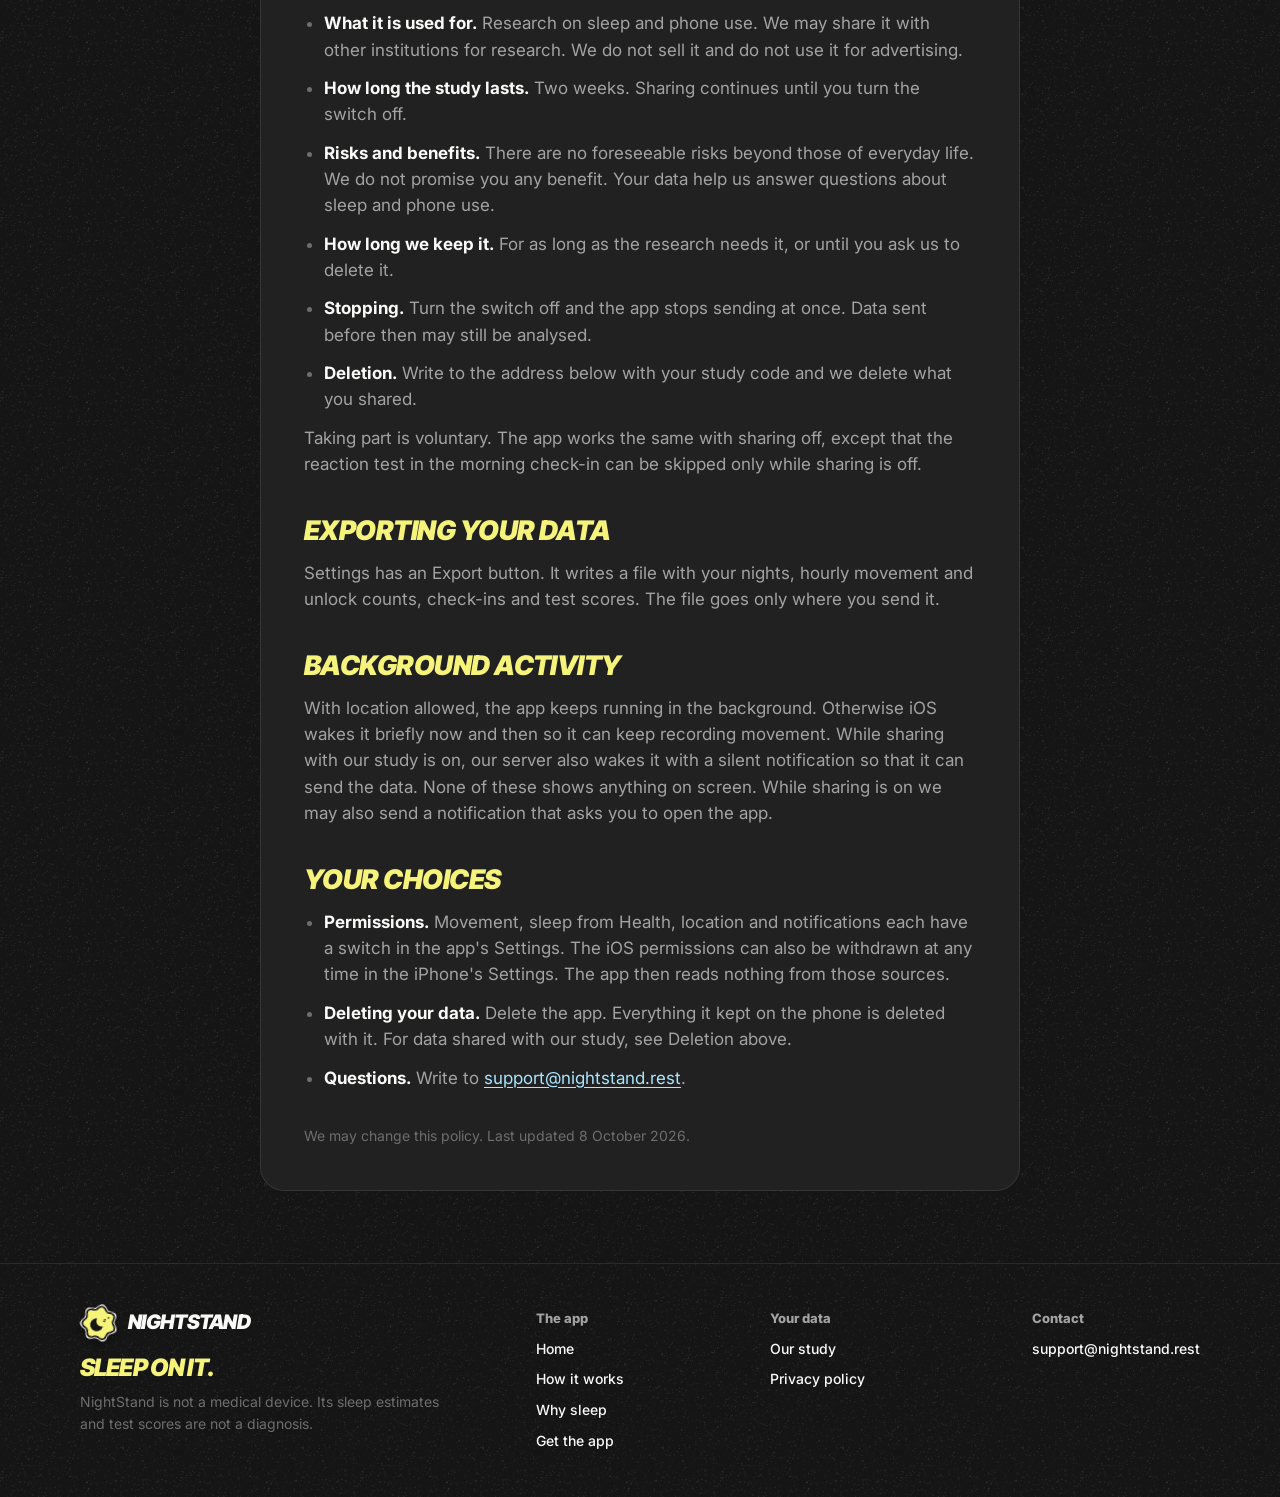
<file: privacy.html>
<!doctype html>
<html lang="en">
<head>
<meta charset="utf-8">
<meta name="viewport" content="width=device-width, initial-scale=1">
<title>NightStand privacy policy</title>
<meta name="description" content="What NightStand records, where it stays, and what is sent if you share with our study.">
<meta name="theme-color" content="#151515">
<meta property="og:site_name" content="NightStand">
<meta property="og:type" content="website">
<link rel="icon" href="data:,">
<link rel="preconnect" href="https://fonts.googleapis.com">
<link rel="preconnect" href="https://fonts.gstatic.com" crossorigin>
<link href="https://fonts.googleapis.com/css2?family=Inter:wght@400;500;600;700;800;900&family=Inter+Tight:ital,wght@0,800;1,800;1,900&display=swap" rel="stylesheet">
<link rel="stylesheet" href="/a/site.css?v=841a371dd9">
<script>document.documentElement.classList.add("js")</script>
</head>
<body data-page="privacy" data-api="https://mtzppuynickaaeehukqs.supabase.co/functions/v1/motion">
<header class="nav wrap">
  <a class="brand" href="/" aria-label="NightStand, home"><span id="sticker"></span><span class="display">NightStand</span></a>
  <nav class="links" id="links" aria-label="Pages">
    <a href="/how">How it works</a>
    <a href="/why">Why sleep</a>
    <a href="/study">Our study</a>
    <a href="/privacy" aria-current="page">Privacy</a>
  </nav>
  <a class="pill get" href="https://testflight.apple.com/join/fPsaZY5A">Get the app</a>
  <button class="menu" type="button" aria-expanded="false" aria-controls="links">Menu</button>
</header>

<main>
  <section class="hero inner">
    <div class="hero-copy wrap">
      <h1 class="display mega">
        <span class="line" style="--i:0"><span><span class="hl" id="paper">Privacy</span> policy</span></span>
      </h1>
      <p class="lede">NightStand, a sleep tracking app for iPhone.</p>
    </div>
  </section>

  <section class="block wrap">
    <div class="card prose" style="margin:0 auto">
  <h2>What the app records</h2>
  <ul>
    <li><b>Phone movement.</b> The app reads the iPhone's motion sensor and keeps 30-second summaries of how much the phone moved.</li>
    <li><b>Sleep from Health.</b> If an Apple Watch writes sleep to the Health app, the app reads those sleep records to show your nights. Nothing else is read from Health, and nothing is written to it.</li>
    <li><b>Morning check-ins.</b> Your rating of the night, your guesses of when you fell asleep and how long you slept, your answers to four short questions about the night, and the night the app then showed you.</li>
    <li><b>Tests.</b> The results of the 30-second tests you take, in the morning check-in, the evening check-in or any time.</li>
    <li><b>Charging and battery.</b> When the phone is plugged in or unplugged, and the battery level.</li>
    <li><b>Screen lock state.</b> When the phone is locked or unlocked while the app is running.</li>
  </ul>
  <p><b>Location.</b> If you allow it, the app uses the iPhone's location service only to keep running in the background, so the night's recording has no gaps. It does not store your location, and you can turn this off in the app's Settings at any time.</p>
  <p>The app does <b>not</b> record which apps you use or what is on your screen. It has no account and asks for no name or email.</p>

  <h2>Where it stays</h2>
  <p><b>On your phone</b>, unless you take part in our study and turn on sharing. Without sharing the app sends nothing to us or to anyone else.</p>

  <h2>Sharing with our study</h2>
  <p>We study sleep and phone use. If you take part, you receive a study code. On the app's first page and in its Settings, under <b>Have a study code?</b>, you can enter the code and turn on <b>Share my data with the study</b>. It is off until you turn it on.</p>
  <ul>
    <li><b>What is sent while sharing is on.</b> The data listed above, with your phone's model, iOS version, app version, time zone and language setting, and the token that lets our server reach the app. Your location is never sent.</li>
    <li><b>How it is identified.</b> By your study code only. The app asks for no name or email.</li>
    <li><b>Where it goes.</b> To our study's database, hosted by Supabase in the United States, over an encrypted connection. Only the study team can read it.</li>
    <li><b>What it is used for.</b> Research on sleep and phone use. We may share it with other institutions for research. We do not sell it and do not use it for advertising.</li>
    <li><b>How long the study lasts.</b> Two weeks. Sharing continues until you turn the switch off.</li>
    <li><b>Risks and benefits.</b> There are no foreseeable risks beyond those of everyday life. We do not promise you any benefit. Your data help us answer questions about sleep and phone use.</li>
    <li><b>How long we keep it.</b> For as long as the research needs it, or until you ask us to delete it.</li>
    <li><b>Stopping.</b> Turn the switch off and the app stops sending at once. Data sent before then may still be analysed.</li>
    <li><b>Deletion.</b> Write to the address below with your study code and we delete what you shared.</li>
  </ul>
  <p>Taking part is voluntary. The app works the same with sharing off, except that the reaction test in the morning check-in can be skipped only while sharing is off.</p>

  <h2>Exporting your data</h2>
  <p>Settings has an Export button. It writes a file with your nights, hourly movement and unlock counts, check-ins and test scores. The file goes only where you send it.</p>

  <h2>Background activity</h2>
  <p>With location allowed, the app keeps running in the background. Otherwise iOS wakes it briefly now and then so it can keep recording movement. While sharing with our study is on, our server also wakes it with a silent notification so that it can send the data. None of these shows anything on screen. While sharing is on we may also send a notification that asks you to open the app.</p>

  <h2>Your choices</h2>
  <ul>
    <li><b>Permissions.</b> Movement, sleep from Health, location and notifications each have a switch in the app's Settings. The iOS permissions can also be withdrawn at any time in the iPhone's Settings. The app then reads nothing from those sources.</li>
    <li><b>Deleting your data.</b> Delete the app. Everything it kept on the phone is deleted with it. For data shared with our study, see Deletion above.</li>
    <li><b>Questions.</b> Write to <a href="mailto:support@nightstand.rest">support@nightstand.rest</a>.</li>
  </ul>

  <p class="meta">We may change this policy. Last updated 8 October 2026.</p>
    </div>
  </section>
</main>

<footer class="foot"><div class="wrap cols">
  <div>
    <a class="brand" href="/" aria-label="NightStand, home"><span data-sticker="sticker"></span><span class="display">NightStand</span></a>
    <p class="display motto">Sleep on it.</p>
    <p class="note">NightStand is not a medical device. Its sleep estimates and test scores are not a diagnosis.</p>
  </div>
  <div><h4>The app</h4><ul><li><a href="/">Home</a></li><li><a href="/how">How it works</a></li><li><a href="/why">Why sleep</a></li><li><a href="https://testflight.apple.com/join/fPsaZY5A">Get the app</a></li></ul></div>
  <div><h4>Your data</h4><ul><li><a href="/study">Our study</a></li><li><a href="/privacy">Privacy policy</a></li></ul></div>
  <div><h4>Contact</h4><ul><li><a href="mailto:support@nightstand.rest">support@nightstand.rest</a></li></ul></div>
</div></footer>
<script>
// The look, drawn once: the film grain (the app's tile: 5200 light and dark
// specks at low alpha on 180 pt, seeded so every load looks the same), the
// torn edges of the header paper, the moon sticker and the section squiggle.
const C = {page: "#151515", card: "#212121", raised: "#2c2c2c", ink: "#fafaf9", gray: "#a3a3a3", dim: "#6e6e6e",
           yellow: "#f6f37a", pink: "#f4a6ee", mint: "#86e5a8", sky: "#aae5ff", blue: "#3d9bff", none: "#353535", battery: "#575757", rest: "#6f8fb3", lowpower: "#66663f"};
const ACCENTS = [C.yellow, C.pink, C.mint, C.sky];
function seeded(a) {
  return () => { a = (a + 0x6D2B79F5) | 0; let t = Math.imul(a ^ (a >>> 15), 1 | a); t = (t + Math.imul(t ^ (t >>> 7), 61 | t)) ^ t; return ((t ^ (t >>> 14)) >>> 0) / 4294967296; };
}
function squiggle(color) {
  return `<svg class="squiggle" viewBox="0 0 22 12" style="stroke:${color}" aria-hidden="true"><path d="M0 6L7 .6L9.9 5L22 .2M4 12L11 7.4L13.6 11L22 6.6"/></svg>`;
}
(function () {
  const side = 180, cv = document.createElement("canvas"), rnd = seeded(7);
  cv.width = cv.height = side * 2;
  const ctx = cv.getContext("2d");
  ctx.scale(2, 2);
  for (let k = 0; k < 5200; k++) {
    const x = rnd() * side, y = rnd() * side, d = 0.5 + rnd() * 0.7, a = 0.03 + rnd() * 0.09;
    ctx.fillStyle = (rnd() < 1 / 3 ? "rgba(0,0,0," : "rgba(255,255,255,") + a.toFixed(3) + ")";
    ctx.fillRect(x, y, d, d);
  }
  document.documentElement.style.setProperty("--grain", `url(${cv.toDataURL("image/png")})`);

  const paper = document.getElementById("paper");
  const tear = () => {
    const w = paper.offsetWidth, h = paper.offsetHeight, depth = 6, r = seeded(11), pts = [[0, depth / 2]];
    let x = 0;
    while (x < w) { x = Math.min(w, x + 6 + r() * 8); pts.push([x, r() * depth]); }
    pts.push([w, h - depth / 2]);
    while (x > 0) { x = Math.max(0, x - 6 - r() * 8); pts.push([x, h - r() * depth]); }
    paper.style.clipPath = `polygon(${pts.map(([a, b]) => `${a.toFixed(1)}px ${b.toFixed(1)}px`).join(",")})`;
  };
  new ResizeObserver(tear).observe(paper);

  // Die-cut sticker: a wobbly seven-lobed flower in yellow with a dark
  // outline on a white border, a crescent moon and two z's.
  const blob = (R) => {
    const r = R / 1.1;
    let d = "";
    for (let k = 0; k <= 120; k++) {
      const a = k / 120 * 2 * Math.PI, rr = r * (1 + 0.1 * Math.sin(7 * a));
      d += (k ? "L" : "M") + (50 + rr * Math.cos(a)).toFixed(2) + " " + (50 + rr * Math.sin(a)).toFixed(2);
    }
    return d + "Z";
  };
  const sticker = `<svg xmlns="http://www.w3.org/2000/svg" viewBox="0 0 100 100">` +
    `<defs><mask id="moon"><rect width="100" height="100" fill="#fff"/><circle cx="56" cy="44" r="14" fill="#000"/></mask></defs>` +
    `<path d="${blob(50)}" fill="#fff" fill-opacity=".94"/><path d="${blob(43.9)}" fill="${C.yellow}" stroke="${C.page}" stroke-width="4.4"/>` +
    `<circle cx="45" cy="56" r="17" fill="${C.page}" mask="url(#moon)"/>` +
    `<text x="59" y="44" font-family="Arial Black,Arial,sans-serif" font-weight="900" font-size="15" fill="${C.page}">z</text>` +
    `<text x="69" y="33" font-family="Arial Black,Arial,sans-serif" font-weight="900" font-size="11" fill="${C.page}">z</text></svg>`;
  document.getElementById("sticker").innerHTML = sticker.replace("<svg ", `<svg class="sticker" aria-hidden="true" `);
  document.querySelector("link[rel=icon]").href = "data:image/svg+xml," + encodeURIComponent(sticker);
})();
</script>
<script src="/a/site.js?v=39a0357089"></script>
</body>
</html>
</file>
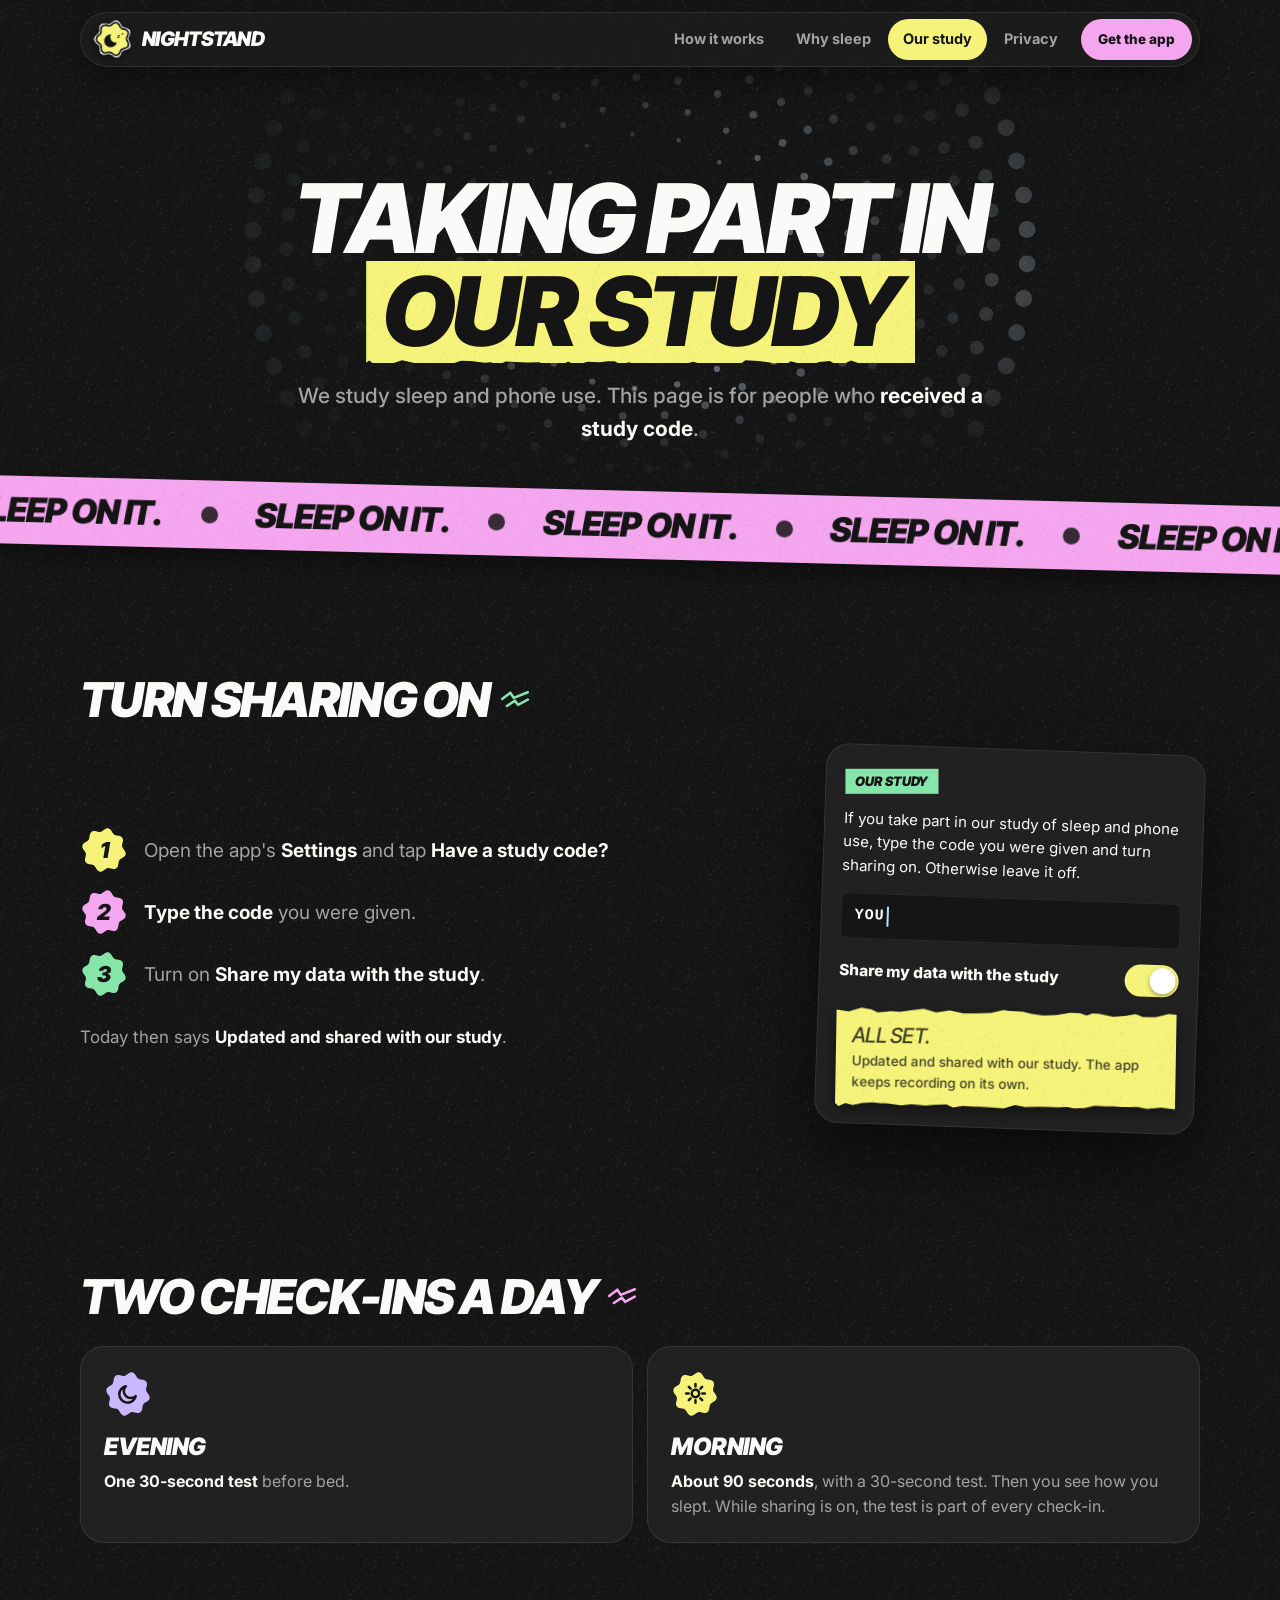
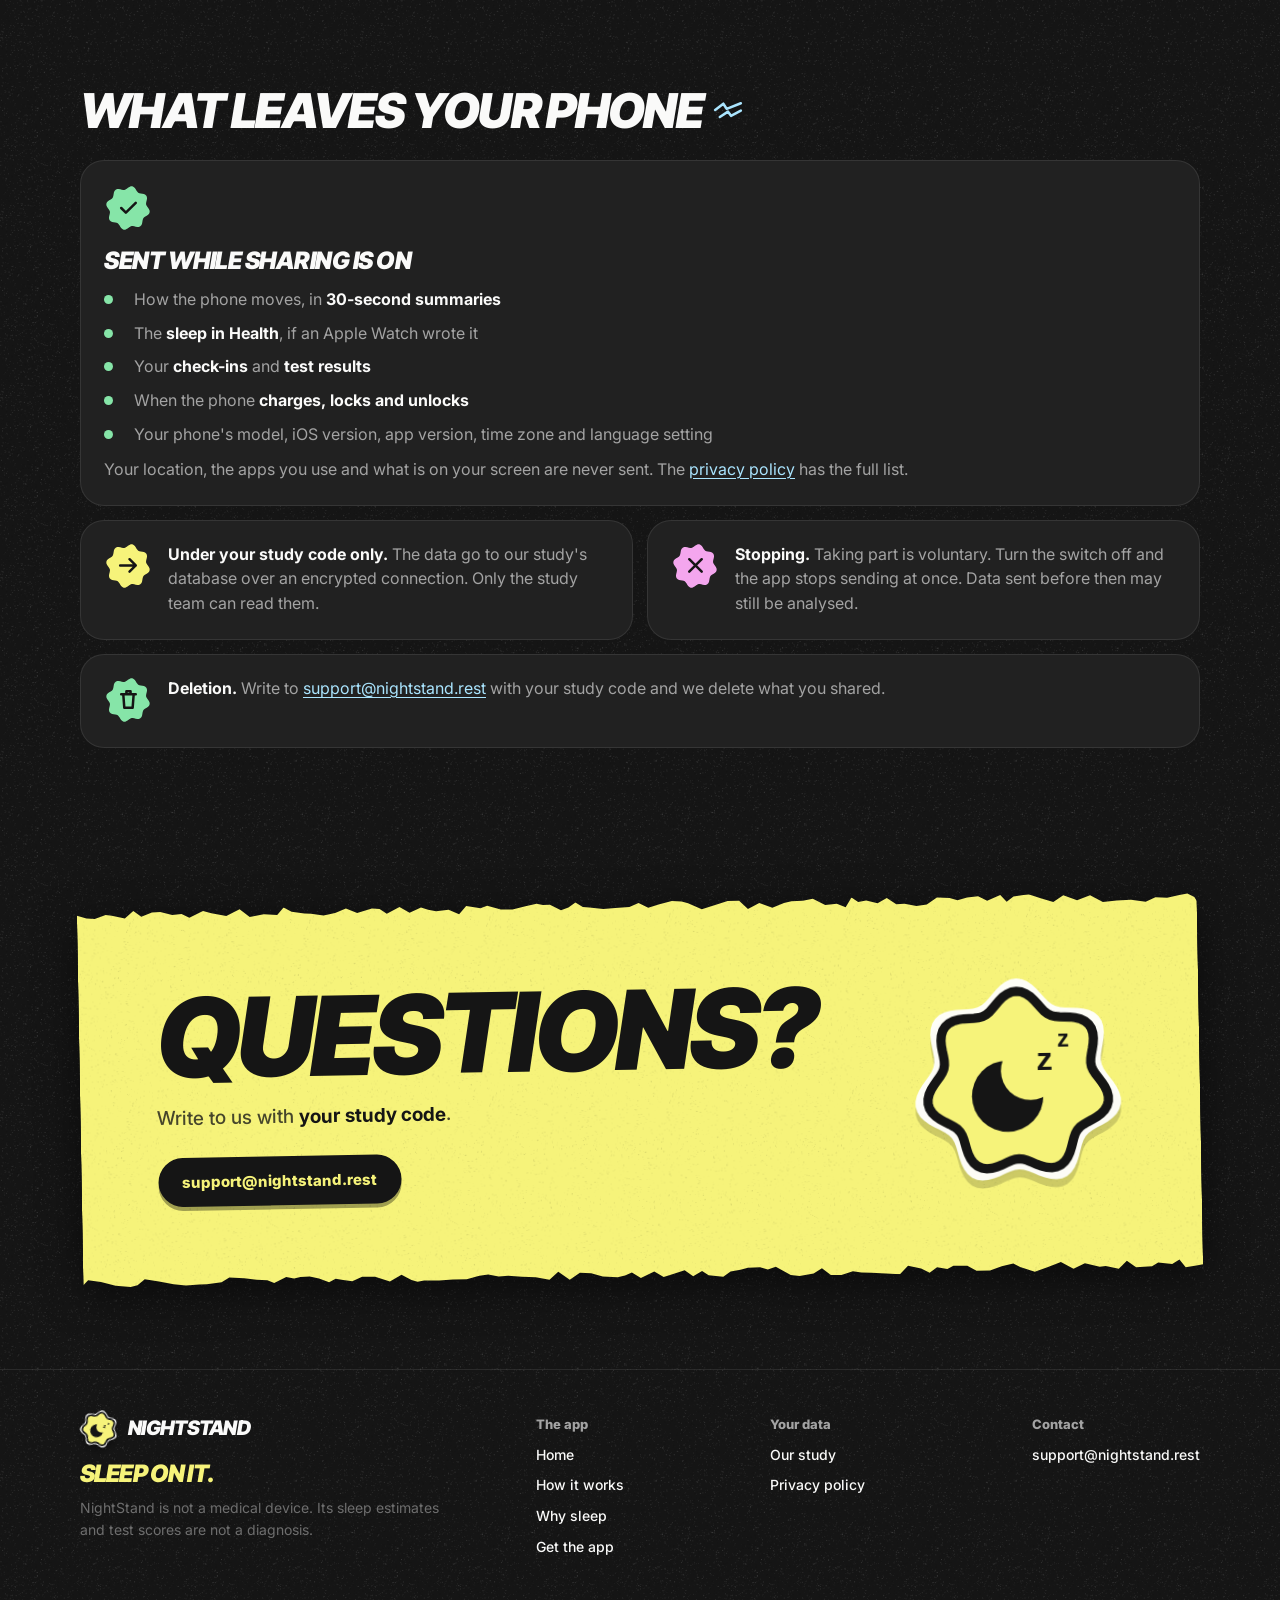
<file: study.html>
<!doctype html>
<html lang="en">
<head>
<meta charset="utf-8">
<meta name="viewport" content="width=device-width, initial-scale=1">
<title>NightStand: taking part in our study</title>
<meta name="description" content="For people who received a study code: how to turn sharing on in NightStand, what is sent, and how to stop.">
<meta name="theme-color" content="#151515">
<meta property="og:site_name" content="NightStand">
<meta property="og:type" content="website">
<link rel="icon" href="data:,">
<link rel="preconnect" href="https://fonts.googleapis.com">
<link rel="preconnect" href="https://fonts.gstatic.com" crossorigin>
<link href="https://fonts.googleapis.com/css2?family=Inter:wght@400;500;600;700;800;900&family=Inter+Tight:ital,wght@0,800;1,800;1,900&display=swap" rel="stylesheet">
<link rel="stylesheet" href="/a/site.css?v=841a371dd9">
<script>document.documentElement.classList.add("js")</script>
</head>
<body data-page="study" data-api="https://mtzppuynickaaeehukqs.supabase.co/functions/v1/motion">
<header class="nav wrap">
  <a class="brand" href="/" aria-label="NightStand, home"><span id="sticker"></span><span class="display">NightStand</span></a>
  <nav class="links" id="links" aria-label="Pages">
    <a href="/how">How it works</a>
    <a href="/why">Why sleep</a>
    <a href="/study" aria-current="page">Our study</a>
    <a href="/privacy">Privacy</a>
  </nav>
  <a class="pill get" href="https://testflight.apple.com/join/fPsaZY5A">Get the app</a>
  <button class="menu" type="button" aria-expanded="false" aria-controls="links">Menu</button>
</header>

<main>
  <section class="hero inner">
    <canvas class="halo" aria-hidden="true"></canvas>
    <div class="hero-copy wrap">
      <h1 class="display mega">
        <span class="line" style="--i:0"><span>Taking part in</span></span>
        <span class="line" style="--i:1"><span><span class="hl" id="paper">our study</span></span></span>
      </h1>
      <p class="lede">We study sleep and phone use. This page is for people who <b>received a study code</b>.</p>
    </div>
  </section>

  <div class="tape pink" aria-hidden="true"><div class="run">
    <span>Sleep on it.</span>
  </div></div>
  <div style="height:clamp(30px,5vh,56px)"></div>

  <section class="block wrap" id="live" hidden>
    <div class="title"><h2 class="display">The study right now</h2><span class="live-tag"><i class="dot"></i>Live</span></div>
    <div class="counts">
      <div class="card count"><span class="odo" data-key="phones_week" role="img"></span><p><b>phones sharing</b>in the last 7 days</p></div>
      <div class="card count"><span class="odo" data-key="nights" role="img"></span><p><b>mornings</b>with a check-in</p></div>
      <div class="card count"><span class="odo" data-key="tests" role="img"></span><p><b>tests</b>taken</p></div>
    </div>
    <p class="fine">Totals across everyone sharing with our study, refreshed every 30 seconds.</p>
  </section>

  <section class="block wrap">
    <div class="title" data-reveal><h2 class="display">Turn sharing on</h2><span data-squiggle="mint"></span></div>
    <div class="join">
      <div>
        <ol class="todo">
          <li data-reveal style="--i:0"><span class="badge">1</span><span>Open the app's <b>Settings</b> and tap <b>Have a study code?</b></span></li>
          <li data-reveal style="--i:1"><span class="badge">2</span><span><b>Type the code</b> you were given.</span></li>
          <li data-reveal style="--i:2"><span class="badge">3</span><span>Turn on <b>Share my data with the study</b>.</span></li>
        </ol>
        <p class="sub" data-reveal style="margin:26px 0 0">Today then says <b style="color:var(--ink)">Updated and shared with our study</b>.</p>
      </div>
      <div class="card mock" data-reveal="pop" aria-hidden="true">
        <span class="tag">Our study</span>
        <p style="margin-top:14px;font-size:15px">If you take part in our study of sleep and phone use, type the code you were given and turn sharing on. Otherwise leave it off.</p>
        <div class="field"></div>
        <div class="row"><span>Share my data with the study</span><span class="switch"></span></div>
        <div class="note-paper"><div class="torn" data-depth="5">
          <p class="display">All set.</p>
          <p>Updated and shared with our study. The app keeps recording on its own.</p>
        </div></div>
      </div>
    </div>
  </section>

  <section class="block wrap">
    <div class="title" data-reveal><h2 class="display">Two check-ins a day</h2><span data-squiggle="pink"></span></div>
    <div class="pair">
      <div class="card" data-reveal style="--i:0;--accent:var(--lilac)"><span class="badge" data-glyph="moon"></span>
        <h3>Evening</h3>
        <p><b>One 30-second test</b> before bed.</p></div>
      <div class="card" data-reveal style="--i:1;--accent:var(--yellow)"><span class="badge" data-glyph="sun"></span>
        <h3>Morning</h3>
        <p><b>About 90 seconds</b>, with a 30-second test. Then you see how you slept. While sharing is on, the test is part of every check-in.</p></div>
    </div>
  </section>

  <section class="block wrap">
    <div class="title" data-reveal><h2 class="display">What leaves your phone</h2><span data-squiggle="sky"></span></div>
    <div class="pair" style="grid-template-columns:1fr">
      <div class="card" data-reveal style="--accent:var(--mint)"><span class="badge" data-glyph="check"></span>
        <h3>Sent while sharing is on</h3>
        <ul>
          <li><span>How the phone moves, in <b>30-second summaries</b></span></li>
          <li><span>The <b>sleep in Health</b>, if an Apple Watch wrote it</span></li>
          <li><span>Your <b>check-ins</b> and <b>test results</b></span></li>
          <li><span>When the phone <b>charges, locks and unlocks</b></span></li>
          <li><span>Your phone's model, iOS version, app version, time zone and language setting</span></li>
        </ul>
        <p>Your location, the apps you use and what is on your screen are never sent. The <a href="/privacy">privacy policy</a> has the full list.</p></div>
    </div>
    <div class="facts" style="margin-top:14px">
      <div class="card fact" data-reveal style="--i:0"><span class="badge" data-glyph="arrow"></span>
        <p><b>Under your study code only.</b> The data go to our study's database over an encrypted connection. Only the study team can read them.</p></div>
      <div class="card fact" data-reveal style="--i:1"><span class="badge" data-glyph="stop"></span>
        <p><b>Stopping.</b> Taking part is voluntary. Turn the switch off and the app stops sending at once. Data sent before then may still be analysed.</p></div>
      <div class="card fact wide" data-reveal><span class="badge" data-glyph="trash"></span>
        <p><b>Deletion.</b> Write to <a href="mailto:support@nightstand.rest">support@nightstand.rest</a> with your study code and we delete what you shared.</p></div>
    </div>
  </section>

  <section class="band-wrap wrap" data-reveal>
    <div class="band torn" data-depth="10">
      <div>
        <h2 class="display">Questions?</h2>
        <p>Write to us with <b>your study code</b>.</p>
        <div class="cta"><a class="pill dark" href="mailto:support@nightstand.rest">support@nightstand.rest</a></div>
      </div>
      <span data-sticker="big" aria-hidden="true"></span>
    </div>
  </section>
</main>

<footer class="foot"><div class="wrap cols">
  <div>
    <a class="brand" href="/" aria-label="NightStand, home"><span data-sticker="sticker"></span><span class="display">NightStand</span></a>
    <p class="display motto">Sleep on it.</p>
    <p class="note">NightStand is not a medical device. Its sleep estimates and test scores are not a diagnosis.</p>
  </div>
  <div><h4>The app</h4><ul><li><a href="/">Home</a></li><li><a href="/how">How it works</a></li><li><a href="/why">Why sleep</a></li><li><a href="https://testflight.apple.com/join/fPsaZY5A">Get the app</a></li></ul></div>
  <div><h4>Your data</h4><ul><li><a href="/study">Our study</a></li><li><a href="/privacy">Privacy policy</a></li></ul></div>
  <div><h4>Contact</h4><ul><li><a href="mailto:support@nightstand.rest">support@nightstand.rest</a></li></ul></div>
</div></footer>
<script>
// The look, drawn once: the film grain (the app's tile: 5200 light and dark
// specks at low alpha on 180 pt, seeded so every load looks the same), the
// torn edges of the header paper, the moon sticker and the section squiggle.
const C = {page: "#151515", card: "#212121", raised: "#2c2c2c", ink: "#fafaf9", gray: "#a3a3a3", dim: "#6e6e6e",
           yellow: "#f6f37a", pink: "#f4a6ee", mint: "#86e5a8", sky: "#aae5ff", blue: "#3d9bff", none: "#353535", battery: "#575757", rest: "#6f8fb3", lowpower: "#66663f"};
const ACCENTS = [C.yellow, C.pink, C.mint, C.sky];
function seeded(a) {
  return () => { a = (a + 0x6D2B79F5) | 0; let t = Math.imul(a ^ (a >>> 15), 1 | a); t = (t + Math.imul(t ^ (t >>> 7), 61 | t)) ^ t; return ((t ^ (t >>> 14)) >>> 0) / 4294967296; };
}
function squiggle(color) {
  return `<svg class="squiggle" viewBox="0 0 22 12" style="stroke:${color}" aria-hidden="true"><path d="M0 6L7 .6L9.9 5L22 .2M4 12L11 7.4L13.6 11L22 6.6"/></svg>`;
}
(function () {
  const side = 180, cv = document.createElement("canvas"), rnd = seeded(7);
  cv.width = cv.height = side * 2;
  const ctx = cv.getContext("2d");
  ctx.scale(2, 2);
  for (let k = 0; k < 5200; k++) {
    const x = rnd() * side, y = rnd() * side, d = 0.5 + rnd() * 0.7, a = 0.03 + rnd() * 0.09;
    ctx.fillStyle = (rnd() < 1 / 3 ? "rgba(0,0,0," : "rgba(255,255,255,") + a.toFixed(3) + ")";
    ctx.fillRect(x, y, d, d);
  }
  document.documentElement.style.setProperty("--grain", `url(${cv.toDataURL("image/png")})`);

  const paper = document.getElementById("paper");
  const tear = () => {
    const w = paper.offsetWidth, h = paper.offsetHeight, depth = 6, r = seeded(11), pts = [[0, depth / 2]];
    let x = 0;
    while (x < w) { x = Math.min(w, x + 6 + r() * 8); pts.push([x, r() * depth]); }
    pts.push([w, h - depth / 2]);
    while (x > 0) { x = Math.max(0, x - 6 - r() * 8); pts.push([x, h - r() * depth]); }
    paper.style.clipPath = `polygon(${pts.map(([a, b]) => `${a.toFixed(1)}px ${b.toFixed(1)}px`).join(",")})`;
  };
  new ResizeObserver(tear).observe(paper);

  // Die-cut sticker: a wobbly seven-lobed flower in yellow with a dark
  // outline on a white border, a crescent moon and two z's.
  const blob = (R) => {
    const r = R / 1.1;
    let d = "";
    for (let k = 0; k <= 120; k++) {
      const a = k / 120 * 2 * Math.PI, rr = r * (1 + 0.1 * Math.sin(7 * a));
      d += (k ? "L" : "M") + (50 + rr * Math.cos(a)).toFixed(2) + " " + (50 + rr * Math.sin(a)).toFixed(2);
    }
    return d + "Z";
  };
  const sticker = `<svg xmlns="http://www.w3.org/2000/svg" viewBox="0 0 100 100">` +
    `<defs><mask id="moon"><rect width="100" height="100" fill="#fff"/><circle cx="56" cy="44" r="14" fill="#000"/></mask></defs>` +
    `<path d="${blob(50)}" fill="#fff" fill-opacity=".94"/><path d="${blob(43.9)}" fill="${C.yellow}" stroke="${C.page}" stroke-width="4.4"/>` +
    `<circle cx="45" cy="56" r="17" fill="${C.page}" mask="url(#moon)"/>` +
    `<text x="59" y="44" font-family="Arial Black,Arial,sans-serif" font-weight="900" font-size="15" fill="${C.page}">z</text>` +
    `<text x="69" y="33" font-family="Arial Black,Arial,sans-serif" font-weight="900" font-size="11" fill="${C.page}">z</text></svg>`;
  document.getElementById("sticker").innerHTML = sticker.replace("<svg ", `<svg class="sticker" aria-hidden="true" `);
  document.querySelector("link[rel=icon]").href = "data:image/svg+xml," + encodeURIComponent(sticker);
})();
</script>
<script src="/a/site.js?v=39a0357089"></script>
</body>
</html>
</file>
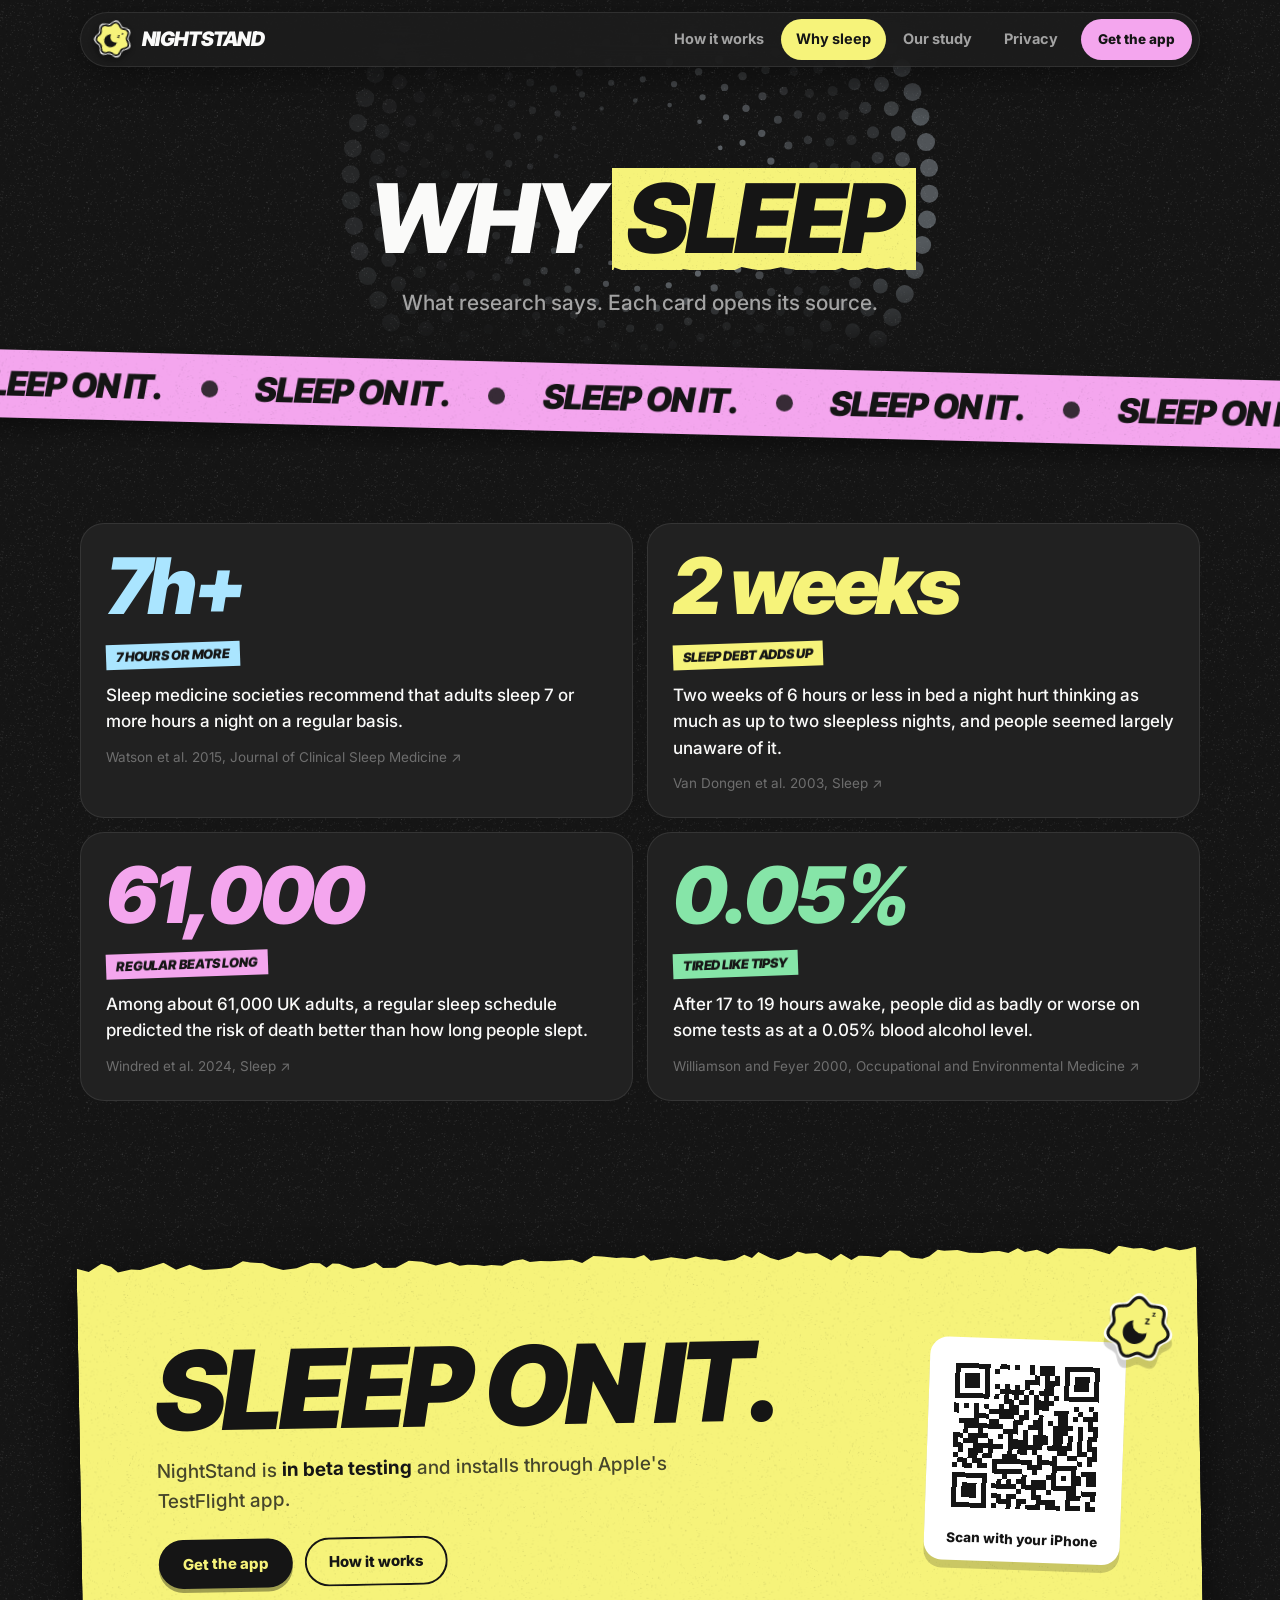
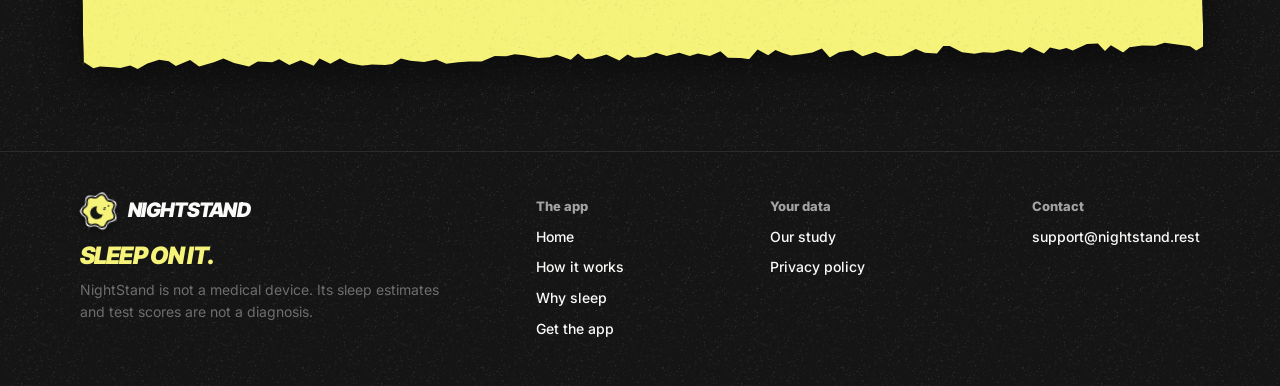
<file: why.html>
<!doctype html>
<html lang="en">
<head>
<meta charset="utf-8">
<meta name="viewport" content="width=device-width, initial-scale=1">
<title>NightStand: why sleep</title>
<meta name="description" content="What research says about the hours and the regularity of sleep, with its sources.">
<meta name="theme-color" content="#151515">
<meta property="og:site_name" content="NightStand">
<meta property="og:type" content="website">
<link rel="icon" href="data:,">
<link rel="preconnect" href="https://fonts.googleapis.com">
<link rel="preconnect" href="https://fonts.gstatic.com" crossorigin>
<link href="https://fonts.googleapis.com/css2?family=Inter:wght@400;500;600;700;800;900&family=Inter+Tight:ital,wght@0,800;1,800;1,900&display=swap" rel="stylesheet">
<link rel="stylesheet" href="/a/site.css?v=841a371dd9">
<script>document.documentElement.classList.add("js")</script>
</head>
<body data-page="why" data-api="https://mtzppuynickaaeehukqs.supabase.co/functions/v1/motion">
<header class="nav wrap">
  <a class="brand" href="/" aria-label="NightStand, home"><span id="sticker"></span><span class="display">NightStand</span></a>
  <nav class="links" id="links" aria-label="Pages">
    <a href="/how">How it works</a>
    <a href="/why" aria-current="page">Why sleep</a>
    <a href="/study">Our study</a>
    <a href="/privacy">Privacy</a>
  </nav>
  <a class="pill get" href="https://testflight.apple.com/join/fPsaZY5A">Get the app</a>
  <button class="menu" type="button" aria-expanded="false" aria-controls="links">Menu</button>
</header>

<main>
  <section class="hero inner">
    <canvas class="halo" aria-hidden="true"></canvas>
    <div class="hero-copy wrap">
      <h1 class="display mega">
        <span class="line" style="--i:0"><span>Why <span class="hl" id="paper">sleep</span></span></span>
      </h1>
      <p class="lede">What research says. Each card opens its source.</p>
    </div>
  </section>

  <div class="tape pink" aria-hidden="true"><div class="run">
    <span>Sleep on it.</span>
  </div></div>

  <section class="block wrap" style="padding-top:clamp(64px,10vh,110px)">
    <div class="grid two">
      <a class="card why" href="https://doi.org/10.5664/jcsm.4758" rel="noopener" data-reveal style="--i:0;--accent:var(--sky)">
        <span class="stat">7h+</span>
        <span class="tag">7 hours or more</span>
        <p>Sleep medicine societies recommend that adults sleep 7 or more hours a night on a regular basis.</p>
        <cite>Watson et al. 2015, Journal of Clinical Sleep Medicine</cite></a>
      <a class="card why" href="https://doi.org/10.1093/sleep/26.2.117" rel="noopener" data-reveal style="--i:1;--accent:var(--yellow)">
        <span class="stat">2 weeks</span>
        <span class="tag">Sleep debt adds up</span>
        <p>Two weeks of 6 hours or less in bed a night hurt thinking as much as up to two sleepless nights, and people seemed largely unaware of it.</p>
        <cite>Van Dongen et al. 2003, Sleep</cite></a>
      <a class="card why" href="https://doi.org/10.1093/sleep/zsad253" rel="noopener" data-reveal style="--i:0;--accent:var(--pink)">
        <span class="stat">61,000</span>
        <span class="tag">Regular beats long</span>
        <p>Among about 61,000 UK adults, a regular sleep schedule predicted the risk of death better than how long people slept.</p>
        <cite>Windred et al. 2024, Sleep</cite></a>
      <a class="card why" href="https://doi.org/10.1136/oem.57.10.649" rel="noopener" data-reveal style="--i:1;--accent:var(--mint)">
        <span class="stat">0.05%</span>
        <span class="tag">Tired like tipsy</span>
        <p>After 17 to 19 hours awake, people did as badly or worse on some tests as at a 0.05% blood alcohol level.</p>
        <cite>Williamson and Feyer 2000, Occupational and Environmental Medicine</cite></a>
    </div>
  </section>

  <section class="band-wrap wrap" data-reveal>
    <div class="band torn" data-depth="10">
      <div>
        <h2 class="display">Sleep on it.</h2>
        <p>NightStand is <b>in beta testing</b> and installs through Apple's TestFlight app.</p>
        <div class="cta"><a class="pill dark" href="https://testflight.apple.com/join/fPsaZY5A">Get the app</a><a class="pill quiet" href="/how">How it works</a></div>
      </div>
      <figure class="scan"><span data-sticker="big" aria-hidden="true"></span><svg class="qr" viewBox="0 0 37 37" role="img" aria-label="QR code of the download link" shape-rendering="crispEdges"><rect width="37" height="37" fill="#fff"/><path fill="#151515" d="M4 4h7v1h-7zM13 4h2v1h-2zM16 4h1v1h-1zM19 4h1v1h-1zM21 4h3v1h-3zM26 4h7v1h-7zM4 5h1v1h-1zM10 5h1v1h-1zM12 5h1v1h-1zM19 5h1v1h-1zM21 5h3v1h-3zM26 5h1v1h-1zM32 5h1v1h-1zM4 6h1v1h-1zM6 6h3v1h-3zM10 6h1v1h-1zM20 6h1v1h-1zM22 6h1v1h-1zM24 6h1v1h-1zM26 6h1v1h-1zM28 6h3v1h-3zM32 6h1v1h-1zM4 7h1v1h-1zM6 7h3v1h-3zM10 7h1v1h-1zM18 7h3v1h-3zM22 7h3v1h-3zM26 7h1v1h-1zM28 7h3v1h-3zM32 7h1v1h-1zM4 8h1v1h-1zM6 8h3v1h-3zM10 8h1v1h-1zM12 8h1v1h-1zM14 8h1v1h-1zM16 8h1v1h-1zM18 8h1v1h-1zM22 8h2v1h-2zM26 8h1v1h-1zM28 8h3v1h-3zM32 8h1v1h-1zM4 9h1v1h-1zM10 9h1v1h-1zM13 9h5v1h-5zM19 9h1v1h-1zM21 9h3v1h-3zM26 9h1v1h-1zM32 9h1v1h-1zM4 10h7v1h-7zM12 10h1v1h-1zM14 10h1v1h-1zM16 10h1v1h-1zM18 10h1v1h-1zM20 10h1v1h-1zM22 10h1v1h-1zM24 10h1v1h-1zM26 10h7v1h-7zM14 11h2v1h-2zM17 11h2v1h-2zM20 11h4v1h-4zM4 12h1v1h-1zM6 12h1v1h-1zM8 12h1v1h-1zM10 12h1v1h-1zM13 12h1v1h-1zM15 12h2v1h-2zM20 12h3v1h-3zM28 12h1v1h-1zM31 12h1v1h-1zM4 13h1v1h-1zM8 13h1v1h-1zM11 13h6v1h-6zM18 13h1v1h-1zM20 13h1v1h-1zM24 13h3v1h-3zM29 13h1v1h-1zM32 13h1v1h-1zM8 14h3v1h-3zM13 14h3v1h-3zM17 14h2v1h-2zM21 14h1v1h-1zM25 14h2v1h-2zM28 14h1v1h-1zM30 14h3v1h-3zM5 15h4v1h-4zM11 15h2v1h-2zM16 15h2v1h-2zM20 15h2v1h-2zM23 15h1v1h-1zM25 15h2v1h-2zM31 15h1v1h-1zM6 16h8v1h-8zM16 16h1v1h-1zM19 16h3v1h-3zM24 16h4v1h-4zM29 16h1v1h-1zM31 16h2v1h-2zM6 17h1v1h-1zM9 17h1v1h-1zM14 17h3v1h-3zM18 17h1v1h-1zM21 17h1v1h-1zM24 17h3v1h-3zM29 17h1v1h-1zM32 17h1v1h-1zM4 18h2v1h-2zM7 18h4v1h-4zM13 18h1v1h-1zM15 18h1v1h-1zM18 18h1v1h-1zM20 18h3v1h-3zM24 18h2v1h-2zM27 18h1v1h-1zM29 18h1v1h-1zM31 18h2v1h-2zM4 19h1v1h-1zM6 19h3v1h-3zM11 19h1v1h-1zM15 19h4v1h-4zM20 19h3v1h-3zM24 19h2v1h-2zM27 19h1v1h-1zM29 19h1v1h-1zM31 19h1v1h-1zM4 20h2v1h-2zM8 20h6v1h-6zM15 20h7v1h-7zM23 20h5v1h-5zM29 20h1v1h-1zM31 20h2v1h-2zM5 21h1v1h-1zM7 21h3v1h-3zM11 21h1v1h-1zM15 21h1v1h-1zM17 21h2v1h-2zM20 21h1v1h-1zM25 21h2v1h-2zM29 21h2v1h-2zM32 21h1v1h-1zM4 22h1v1h-1zM7 22h2v1h-2zM10 22h2v1h-2zM14 22h3v1h-3zM21 22h1v1h-1zM24 22h1v1h-1zM27 22h2v1h-2zM31 22h2v1h-2zM5 23h2v1h-2zM8 23h2v1h-2zM12 23h8v1h-8zM21 23h4v1h-4zM29 23h1v1h-1zM31 23h1v1h-1zM4 24h1v1h-1zM6 24h2v1h-2zM9 24h2v1h-2zM12 24h1v1h-1zM19 24h3v1h-3zM24 24h5v1h-5zM12 25h6v1h-6zM20 25h1v1h-1zM24 25h1v1h-1zM28 25h1v1h-1zM30 25h3v1h-3zM4 26h7v1h-7zM14 26h1v1h-1zM18 26h1v1h-1zM23 26h2v1h-2zM26 26h1v1h-1zM28 26h2v1h-2zM31 26h2v1h-2zM4 27h1v1h-1zM10 27h1v1h-1zM13 27h1v1h-1zM15 27h1v1h-1zM17 27h2v1h-2zM20 27h3v1h-3zM24 27h1v1h-1zM28 27h2v1h-2zM31 27h2v1h-2zM4 28h1v1h-1zM6 28h3v1h-3zM10 28h1v1h-1zM12 28h5v1h-5zM18 28h5v1h-5zM24 28h5v1h-5zM4 29h1v1h-1zM6 29h3v1h-3zM10 29h1v1h-1zM17 29h1v1h-1zM20 29h1v1h-1zM23 29h1v1h-1zM27 29h2v1h-2zM30 29h3v1h-3zM4 30h1v1h-1zM6 30h3v1h-3zM10 30h1v1h-1zM12 30h2v1h-2zM15 30h2v1h-2zM20 30h2v1h-2zM27 30h3v1h-3zM32 30h1v1h-1zM4 31h1v1h-1zM10 31h1v1h-1zM13 31h3v1h-3zM17 31h2v1h-2zM21 31h4v1h-4zM27 31h1v1h-1zM31 31h1v1h-1zM4 32h7v1h-7zM12 32h1v1h-1zM15 32h1v1h-1zM17 32h1v1h-1zM19 32h3v1h-3zM23 32h3v1h-3zM27 32h3v1h-3zM31 32h2v1h-2z"/></svg><figcaption>Scan with your iPhone</figcaption></figure>
    </div>
  </section>
</main>

<footer class="foot"><div class="wrap cols">
  <div>
    <a class="brand" href="/" aria-label="NightStand, home"><span data-sticker="sticker"></span><span class="display">NightStand</span></a>
    <p class="display motto">Sleep on it.</p>
    <p class="note">NightStand is not a medical device. Its sleep estimates and test scores are not a diagnosis.</p>
  </div>
  <div><h4>The app</h4><ul><li><a href="/">Home</a></li><li><a href="/how">How it works</a></li><li><a href="/why">Why sleep</a></li><li><a href="https://testflight.apple.com/join/fPsaZY5A">Get the app</a></li></ul></div>
  <div><h4>Your data</h4><ul><li><a href="/study">Our study</a></li><li><a href="/privacy">Privacy policy</a></li></ul></div>
  <div><h4>Contact</h4><ul><li><a href="mailto:support@nightstand.rest">support@nightstand.rest</a></li></ul></div>
</div></footer>
<script>
// The look, drawn once: the film grain (the app's tile: 5200 light and dark
// specks at low alpha on 180 pt, seeded so every load looks the same), the
// torn edges of the header paper, the moon sticker and the section squiggle.
const C = {page: "#151515", card: "#212121", raised: "#2c2c2c", ink: "#fafaf9", gray: "#a3a3a3", dim: "#6e6e6e",
           yellow: "#f6f37a", pink: "#f4a6ee", mint: "#86e5a8", sky: "#aae5ff", blue: "#3d9bff", none: "#353535", battery: "#575757", rest: "#6f8fb3", lowpower: "#66663f"};
const ACCENTS = [C.yellow, C.pink, C.mint, C.sky];
function seeded(a) {
  return () => { a = (a + 0x6D2B79F5) | 0; let t = Math.imul(a ^ (a >>> 15), 1 | a); t = (t + Math.imul(t ^ (t >>> 7), 61 | t)) ^ t; return ((t ^ (t >>> 14)) >>> 0) / 4294967296; };
}
function squiggle(color) {
  return `<svg class="squiggle" viewBox="0 0 22 12" style="stroke:${color}" aria-hidden="true"><path d="M0 6L7 .6L9.9 5L22 .2M4 12L11 7.4L13.6 11L22 6.6"/></svg>`;
}
(function () {
  const side = 180, cv = document.createElement("canvas"), rnd = seeded(7);
  cv.width = cv.height = side * 2;
  const ctx = cv.getContext("2d");
  ctx.scale(2, 2);
  for (let k = 0; k < 5200; k++) {
    const x = rnd() * side, y = rnd() * side, d = 0.5 + rnd() * 0.7, a = 0.03 + rnd() * 0.09;
    ctx.fillStyle = (rnd() < 1 / 3 ? "rgba(0,0,0," : "rgba(255,255,255,") + a.toFixed(3) + ")";
    ctx.fillRect(x, y, d, d);
  }
  document.documentElement.style.setProperty("--grain", `url(${cv.toDataURL("image/png")})`);

  const paper = document.getElementById("paper");
  const tear = () => {
    const w = paper.offsetWidth, h = paper.offsetHeight, depth = 6, r = seeded(11), pts = [[0, depth / 2]];
    let x = 0;
    while (x < w) { x = Math.min(w, x + 6 + r() * 8); pts.push([x, r() * depth]); }
    pts.push([w, h - depth / 2]);
    while (x > 0) { x = Math.max(0, x - 6 - r() * 8); pts.push([x, h - r() * depth]); }
    paper.style.clipPath = `polygon(${pts.map(([a, b]) => `${a.toFixed(1)}px ${b.toFixed(1)}px`).join(",")})`;
  };
  new ResizeObserver(tear).observe(paper);

  // Die-cut sticker: a wobbly seven-lobed flower in yellow with a dark
  // outline on a white border, a crescent moon and two z's.
  const blob = (R) => {
    const r = R / 1.1;
    let d = "";
    for (let k = 0; k <= 120; k++) {
      const a = k / 120 * 2 * Math.PI, rr = r * (1 + 0.1 * Math.sin(7 * a));
      d += (k ? "L" : "M") + (50 + rr * Math.cos(a)).toFixed(2) + " " + (50 + rr * Math.sin(a)).toFixed(2);
    }
    return d + "Z";
  };
  const sticker = `<svg xmlns="http://www.w3.org/2000/svg" viewBox="0 0 100 100">` +
    `<defs><mask id="moon"><rect width="100" height="100" fill="#fff"/><circle cx="56" cy="44" r="14" fill="#000"/></mask></defs>` +
    `<path d="${blob(50)}" fill="#fff" fill-opacity=".94"/><path d="${blob(43.9)}" fill="${C.yellow}" stroke="${C.page}" stroke-width="4.4"/>` +
    `<circle cx="45" cy="56" r="17" fill="${C.page}" mask="url(#moon)"/>` +
    `<text x="59" y="44" font-family="Arial Black,Arial,sans-serif" font-weight="900" font-size="15" fill="${C.page}">z</text>` +
    `<text x="69" y="33" font-family="Arial Black,Arial,sans-serif" font-weight="900" font-size="11" fill="${C.page}">z</text></svg>`;
  document.getElementById("sticker").innerHTML = sticker.replace("<svg ", `<svg class="sticker" aria-hidden="true" `);
  document.querySelector("link[rel=icon]").href = "data:image/svg+xml," + encodeURIComponent(sticker);
})();
</script>
<script src="/a/site.js?v=39a0357089"></script>
</body>
</html>
</file>
<file: a/site.css>
/* NightStand's public pages. The look of the app (Theme.swift), as on the
   dashboard: a near-black grainy page, heavy slanted uppercase titles, pastel
   accents on dark cards, torn yellow paper for the message to read first.
   Motion moves transform and opacity only, and stops under
   prefers-reduced-motion. Sections: tokens, base, navigation, hero, tape,
   statement, story, film, cards, night demo, tests, study, prose, footer. */

:root {
  --page:#151515; --card:#212121; --raised:#2c2c2c; --edge:rgba(255,255,255,.09);
  --ink:#fafaf9; --gray:#a3a3a3; --dim:#6e6e6e; --paper-ink:#151515;
  --yellow:#f6f37a; --pink:#f4a6ee; --mint:#86e5a8; --sky:#aae5ff; --lilac:#c9b8ff; --peach:#ffc49a;
  --grain:none; --wrap:1120px; --gutter:clamp(18px,4vw,40px);
  --display:"Inter Tight","Inter",-apple-system,BlinkMacSystemFont,Helvetica,Arial,sans-serif;
  --body:"Inter",-apple-system,BlinkMacSystemFont,"Segoe UI",Roboto,Helvetica,Arial,sans-serif;
  --ease:cubic-bezier(.2,.8,.2,1); --accent:var(--yellow);
  color-scheme:dark;
}
@view-transition { navigation:auto; }

* { box-sizing:border-box; }
html { scroll-behavior:smooth; -webkit-text-size-adjust:100%; overflow-x:clip; }
body { margin:0; background:var(--grain) 0 0/180px 180px repeat, var(--page); color:var(--ink);
       font:17px/1.55 var(--body); -webkit-font-smoothing:antialiased; overflow-x:clip; }
img, video, canvas, svg { display:block; max-width:100%; }
a { color:var(--sky); text-underline-offset:3px; }
p { margin:0; }
b { font-weight:700; }
.wrap { width:min(var(--wrap), calc(100% - 2 * var(--gutter))); margin-inline:auto; }
.display { font-family:var(--display); font-weight:900; font-style:italic; text-transform:uppercase;
           letter-spacing:-.035em; line-height:.98; margin:0; }
.squiggle { width:26px; height:14px; overflow:visible; flex:none; fill:none; stroke-width:2.2; stroke-linecap:round; stroke-linejoin:round; }
.sr { position:absolute; width:1px; height:1px; overflow:hidden; clip-path:inset(50%); white-space:nowrap; }
:focus-visible { outline:2px solid var(--sky); outline-offset:3px; border-radius:6px; }

/* What appears as it scrolls into view. Hidden only once the script runs. */
.js [data-reveal] { opacity:0; transform:translateY(26px); transition:opacity .8s var(--ease), transform .8s var(--ease);
                    transition-delay:calc(var(--i, 0) * 90ms); }
.js [data-reveal="left"] { transform:translateX(-30px); }
.js [data-reveal="pop"] { transform:scale(.92) rotate(-2deg); }
.js [data-reveal].in { opacity:1; transform:none; }

.pill { display:inline-flex; align-items:center; gap:9px; font-size:15px; font-weight:800; color:var(--paper-ink); background:var(--pink);
        border-radius:999px; padding:13px 24px; text-decoration:none; border:0; cursor:pointer; font-family:inherit;
        transition:transform .25s var(--ease), box-shadow .25s var(--ease); box-shadow:0 4px 0 rgba(0,0,0,.35); }
.pill:hover { transform:translateY(-2px) rotate(-1deg); box-shadow:0 7px 0 rgba(0,0,0,.35); }
.pill:active { transform:translateY(2px); box-shadow:0 1px 0 rgba(0,0,0,.35); }
.pill.quiet { color:var(--ink); background:var(--raised); box-shadow:inset 0 0 0 1px var(--edge), 0 4px 0 rgba(0,0,0,.35); }
.pill.dark { color:var(--yellow); background:var(--paper-ink); }
.pill svg { width:12px; height:12px; fill:currentColor; }
.dot { display:inline-block; width:9px; height:9px; border-radius:50%; background:var(--mint); flex:none; position:relative; }
.dot::after { content:""; position:absolute; inset:0; border-radius:50%; background:var(--mint); animation:ping 2.2s var(--ease) infinite; }
@keyframes ping { from { transform:scale(1); opacity:.7; } to { transform:scale(3.2); opacity:0; } }

/* ---------- navigation: one floating capsule ---------- */
.nav { position:sticky; top:12px; z-index:60; margin-top:12px; display:flex; align-items:center; gap:8px;
       padding:7px 8px 7px 14px; border-radius:999px; background:rgba(30,30,30,.74);
       -webkit-backdrop-filter:blur(16px) saturate(1.4); backdrop-filter:blur(16px) saturate(1.4);
       box-shadow:inset 0 0 0 1px var(--edge), 0 10px 30px rgba(0,0,0,.35); }
.brand { display:flex; align-items:center; gap:10px; text-decoration:none; color:var(--ink); margin-right:auto; }
.brand .display { font-size:20px; }
.sticker { width:38px; height:38px; transform:rotate(12deg); filter:drop-shadow(0 3px 5px rgba(0,0,0,.45)); transition:transform .5s var(--ease); }
.brand:hover .sticker { transform:rotate(-14deg) scale(1.1); }
.links { display:flex; align-items:center; gap:2px; }
.links a { color:var(--gray); text-decoration:none; font-size:14.5px; font-weight:700; padding:9px 15px; border-radius:999px;
           transition:color .2s, background .2s; }
.links a:hover { color:var(--ink); background:rgba(255,255,255,.06); }
.links a[aria-current="page"] { color:var(--paper-ink); background:var(--yellow); }
.nav .get, .nav .get:hover { font-size:13.5px; padding:10px 17px; box-shadow:none; white-space:nowrap; }
.menu { display:none; font:800 14px var(--body); color:var(--ink); background:var(--raised); border:0; border-radius:999px;
        padding:10px 16px; cursor:pointer; box-shadow:inset 0 0 0 1px var(--edge); }
@media (max-width:760px) {
  .menu { display:block; }
  .links { position:absolute; top:calc(100% + 8px); left:0; right:0; flex-direction:column; align-items:stretch; gap:2px; padding:8px;
           border-radius:22px; background:rgba(30,30,30,.96); box-shadow:inset 0 0 0 1px var(--edge), 0 18px 40px rgba(0,0,0,.5);
           opacity:0; transform:translateY(-8px) scale(.98); pointer-events:none; transition:opacity .25s var(--ease), transform .25s var(--ease); }
  .links.open { opacity:1; transform:none; pointer-events:auto; }
  .links a { font-size:17px; padding:14px 16px; }
  /* Brand, button and Menu share one row of a phone. */
  .nav { gap:6px; padding-left:10px; }
  .brand { gap:7px; } .brand > span:first-child { flex:none; } .brand .display { font-size:17px; } .nav .sticker { width:32px; height:32px; }
  .nav .get, .nav .get:hover { font-size:13px; padding:10px 13px; }
  .menu { font-size:13px; padding:10px 13px; }
}
@media (max-width:374px) { .brand .display { display:none; } }
@media (min-width:761px) and (max-width:860px) { .links a { padding:9px 10px; } }

/* ---------- hero ---------- */
.hero { position:relative; min-height:min(92svh, 900px); display:grid; place-items:center; text-align:center;
        padding:clamp(56px,9vh,110px) 0 clamp(60px,10vh,120px); margin-top:-64px; }
.halo { position:absolute; inset:0; width:100%; height:100%; pointer-events:none;
        -webkit-mask-image:radial-gradient(closest-side, #000 55%, transparent 100%); mask-image:radial-gradient(closest-side, #000 55%, transparent 100%); }
.hero-copy { position:relative; padding-top:64px; }
.mega { font-size:clamp(46px, 9vw, 108px); line-height:.9; }
.line { display:block; overflow:hidden; padding:.07em .14em .09em; margin:-.07em -.14em -.09em; }
.line > span { display:inline-block; }
.js .line > span { transform:translateY(118%) rotate(4deg); animation:rise 1s var(--ease) forwards; animation-delay:calc(var(--i) * 110ms + 120ms); }
@keyframes rise { to { transform:none; } }
.hl { background:var(--grain) 0 0/180px 180px repeat, var(--yellow); background-blend-mode:multiply; color:var(--paper-ink);
      padding:.02em .16em .06em; margin:0 -.04em; rotate:-1.6deg; white-space:nowrap; }
.lede { max-width:34em; margin:26px auto 0; font-size:clamp(17px,2vw,21px); color:var(--gray); font-weight:500; }
.lede b { color:var(--ink); }
.cta { display:flex; flex-wrap:wrap; gap:12px; justify-content:center; margin-top:30px; }
.status { display:inline-flex; align-items:center; gap:11px; margin-top:26px; font-size:14.5px; color:var(--gray); }
.status b { color:var(--ink); }
.status span { text-align:left; }
.js .hero .lede, .js .hero .cta, .js .hero .status { opacity:0; animation:fade .9s var(--ease) forwards; animation-delay:.7s; }
.js .hero .cta { animation-delay:.82s; } .js .hero .status { animation-delay:.94s; }
@keyframes fade { from { opacity:0; transform:translateY(14px); } to { opacity:1; transform:none; } }

/* The smaller opening of the inner pages. */
.hero.inner { min-height:0; padding:clamp(70px,12vh,130px) 0 clamp(30px,5vh,56px); }
.hero.inner .mega { font-size:clamp(33px, 8vw, 96px); }

/* ---------- tape: a strip of paper running across the page ---------- */
.tape { position:relative; z-index:2; margin:0 -4vw; rotate:-1.6deg; overflow:hidden; color:var(--paper-ink);
        background:var(--grain) 0 0/180px 180px repeat, var(--sky); background-blend-mode:multiply;
        box-shadow:0 10px 26px rgba(0,0,0,.45); }
.tape.pink { background-color:var(--pink); rotate:1.4deg; }
.tape .run { display:flex; width:max-content; animation:run 36s linear infinite; }
.tape.pink .run { animation-direction:reverse; animation-duration:44s; }
.tape span { font:italic 900 clamp(20px,3vw,34px)/1 var(--display); text-transform:uppercase; letter-spacing:-.03em;
             padding:.5em .55em; white-space:nowrap; display:flex; align-items:center; gap:1.1em; }
.tape span::after { content:""; width:.5em; height:.5em; background:var(--paper-ink); border-radius:50%; opacity:.85; }
@keyframes run { to { transform:translateX(-50%); } }

/* ---------- statement: words that light up as they pass ---------- */
.statement { padding:clamp(80px,14vh,150px) 0 clamp(40px,7vh,70px); text-align:center; }
.statement p { max-width:21em; margin:0 auto; font:800 clamp(25px,3.9vw,46px)/1.16 var(--display); letter-spacing:-.025em; }
.statement .w { opacity:.16; transition:opacity .35s linear; }
.statement .w.on { opacity:1; }
.statement .w.y { color:var(--yellow); }
.scribble { width:min(520px,70%); margin:34px auto 0; height:22px; overflow:visible; fill:none; stroke:var(--ink); stroke-width:3; stroke-linecap:round; }
.js .scribble path { stroke-dasharray:1; stroke-dashoffset:1; transition:stroke-dashoffset 1.4s var(--ease) .15s; }
.js .scribble.in path { stroke-dashoffset:0; }

/* ---------- asks: three questions, each lighting up as it passes ---------- */
.asks { padding:clamp(80px,14vh,150px) 0 clamp(30px,6vh,70px); display:grid; gap:clamp(20px,5vh,54px); }
.asks p { font-size:clamp(32px,6.4vw,88px); }
.asks p:nth-child(2) { margin-left:8%; } .asks p:nth-child(3) { margin-left:4%; }
.asks .w { opacity:.14; transition:opacity .35s linear; }
.asks .w.on { opacity:1; }
.asks p:nth-child(1) .y { color:var(--sky); } .asks p:nth-child(2) .y { color:var(--yellow); } .asks p:nth-child(3) .y { color:var(--mint); }
@media (max-width:760px) { .asks p:nth-child(n) { margin-left:0; } }

section { position:relative; }
.block { padding:clamp(44px,8vh,90px) 0; }
.title { display:flex; align-items:center; gap:12px; margin:0 0 26px; }
.title h2 { font-size:clamp(28px,4.4vw,48px); }
.title.center { justify-content:center; text-align:center; }
.sub { color:var(--gray); max-width:38em; margin:-12px 0 28px; }
.title.center + .sub { margin-inline:auto; text-align:center; }
.card { background:var(--card); border-radius:24px; box-shadow:inset 0 0 0 1px var(--edge); }
.tag { display:inline-block; font:italic 900 13px/1 var(--display); text-transform:uppercase; letter-spacing:-.01em; color:var(--paper-ink);
       background:var(--accent); padding:6px 10px 6px; rotate:-2deg; }
.badge { width:48px; height:48px; flex:none; display:grid; place-items:center; position:relative; color:var(--paper-ink);
         font:italic 900 22px/1 var(--display); }
.badge svg.scallop { position:absolute; inset:0; width:100%; height:100%; fill:var(--accent); transition:transform .8s var(--ease); }
.badge > :not(.scallop) { position:relative; }
.badge svg.glyph { width:52%; height:52%; fill:none; stroke:var(--paper-ink); stroke-width:2.4; stroke-linecap:round; stroke-linejoin:round; }

/* ---------- phones ---------- */
.phone { margin:0; position:relative; }
.phone img { width:100%; height:auto; border-radius:13.5% / 6.2%; box-shadow:0 0 0 1px rgba(255,255,255,.16), 0 0 0 7px #0c0c0c, 0 0 0 8px rgba(255,255,255,.14), 0 30px 60px rgba(0,0,0,.6); }

/* ---------- story: the steps scroll, the phone stays ---------- */
.story { display:grid; grid-template-columns:minmax(0,1fr) minmax(260px,360px); gap:clamp(30px,6vw,90px); align-items:start; max-width:1000px; margin-inline:auto; }
.step { min-height:74vh; display:flex; flex-direction:column; justify-content:center; --accent:var(--yellow); }
.step:nth-child(2) { --accent:var(--pink); } .step:nth-child(3) { --accent:var(--mint); } .step:nth-child(4) { --accent:var(--sky); }
.step-head { display:flex; align-items:center; gap:16px; }
.step h3 { font-size:clamp(34px,5.4vw,66px); }
.step h3 em { font-style:inherit; color:var(--accent); display:block; }
.step p { margin-top:18px; max-width:25em; font-size:clamp(17px,1.7vw,20px); color:var(--gray); }
.step p b { color:var(--ink); }
.step .phone { display:none; }
.js .step { opacity:.28; transition:opacity .5s var(--ease); }
.js .step.on { opacity:1; }
.step.on .badge .scallop { transform:rotate(180deg); }
.rig { position:sticky; top:13vh; height:74vh; display:grid; place-items:center; perspective:1500px; }
.rig .glow { position:absolute; inset:4% -30%; border-radius:50%; background:radial-gradient(closest-side, var(--accent), transparent 70%);
             opacity:.22; filter:blur(30px); }
.rig .phone { width:min(100%, 35vh); transform-style:preserve-3d; transition:transform 1.1s var(--ease); }
.rig .phone img { transition:opacity .55s var(--ease), transform .7s var(--ease); }
.rig .phone img + img { position:absolute; inset:0; }
.rig .phone img:not(.on) { opacity:0; transform:scale(.97); }
.rig[data-step="0"] { --accent:var(--yellow); } .rig[data-step="1"] { --accent:var(--pink); }
.rig[data-step="2"] { --accent:var(--mint); } .rig[data-step="3"] { --accent:var(--sky); }
/* Step 1: the phone lies on the nightstand, asleep. Then it stands up. */
.rig[data-step="0"] .phone { transform:translateY(16%) rotateX(64deg) rotateZ(-14deg) scale(.94); }
.rig[data-step="0"] .phone img.on { opacity:.5; }
.rig[data-step="1"] .phone { transform:rotateY(-9deg) rotateZ(-2deg); }
.rig[data-step="2"] .phone { transform:rotateY(8deg) rotateZ(2deg); }
.rig[data-step="3"] .phone { transform:rotateY(-5deg) rotateZ(-1deg); }
.zzz { position:absolute; left:50%; top:26%; width:0; height:0; transition:opacity .5s; opacity:0; }
.rig[data-step="0"] .zzz, .step .zzz { opacity:1; }
.zzz i { position:absolute; font:italic 900 46px/1 var(--display); color:var(--sky); opacity:0; animation:zzz 3.6s ease-in infinite; }
.zzz i:nth-child(2) { color:var(--yellow); font-size:32px; animation-delay:1.2s; }
.zzz i:nth-child(3) { font-size:24px; animation-delay:2.4s; }
@keyframes zzz { 0% { transform:translate(0,40px) rotate(-10deg) scale(.5); opacity:0; } 20% { opacity:1; }
                 100% { transform:translate(70px,-150px) rotate(16deg) scale(1.15); opacity:0; } }
@media (max-width:860px) {
  .story { grid-template-columns:1fr; }
  .rig { display:none; }
  .step { min-height:0; padding:34px 0 46px; }
  .js .step { opacity:1; }
  .step .phone { display:block; width:min(68vw,290px); margin:34px auto 0; rotate:2deg; }
  .step:nth-child(even) .phone { rotate:-2deg; }
  .step:first-child .phone { perspective:1200px; margin-top:-34px; margin-bottom:-70px; }
  .step:first-child .phone img { transform:rotateX(58deg) rotateZ(-12deg) scale(.9); opacity:.6; }
  .step .zzz { top:30%; }
}

/* ---------- rise: the phone lies on the nightstand, then stands up as you scroll ---------- */
.rise { position:relative; --p:1; }
.js .rise { height:210vh; }
.rise-stage { position:sticky; top:0; height:100vh; height:100svh; display:grid; grid-template-columns:minmax(0,1fr) minmax(240px,360px);
              gap:clamp(30px,6vw,90px); align-items:center; max-width:1000px; }
.rise-copy { display:grid; align-items:center; }
.rise-copy > * { grid-area:1 / 1; font-size:clamp(40px,6.4vw,82px); }
.rise-copy em { font-style:inherit; display:block; color:var(--yellow); }
.rise-copy .a { opacity:calc(1 - (var(--p) - .32) * 6); }
.rise-copy .b { opacity:calc((var(--p) - .48) * 6); }
.rise-copy .b em { color:var(--sky); }
.rise-rig { position:relative; height:74vh; display:grid; place-items:center; perspective:1500px; }
.rise-rig .glow { position:absolute; inset:4% -30%; border-radius:50%; background:radial-gradient(closest-side, var(--yellow), transparent 70%); opacity:.2; filter:blur(30px); }
.rise-rig .phone { width:min(100%, 35vh); will-change:transform;
                   transform:translateY(calc((1 - var(--p)) * 16%)) rotateX(calc((1 - var(--p)) * 64deg)) rotateZ(calc((1 - var(--p)) * -14deg)) scale(calc(.94 + .06 * var(--p))); }
.rise-rig .phone img { opacity:calc(.5 + .5 * var(--p)); }
.rise-rig .phone img.top { position:absolute; inset:0; opacity:calc((var(--p) - .56) * 4); }
.rise-rig .zzz { opacity:calc(1 - var(--p) * 2.4); }
@media (max-width:760px) {
  .rise-stage { grid-template-columns:1fr; grid-template-rows:auto minmax(0,1fr); text-align:center; padding-top:96px; padding-bottom:20px; gap:10px; }
  .rise-copy > * { font-size:clamp(34px,10vw,52px); }
  .rise-rig { height:100%; }
  .rise-rig .phone { width:min(56vw, 27svh); }
}

/* ---------- try: the reaction test, ten seconds of it ---------- */
.try { max-width:720px; margin:0 auto; overflow:hidden; }
.try .progress { height:6px; background:var(--raised); }
.try .progress i { display:block; height:100%; background:var(--yellow); transform:scaleX(0); transform-origin:left; }
.try .pad { min-height:320px; display:grid; justify-items:center; align-content:center; gap:14px; padding:34px 22px 38px; text-align:center;
            -webkit-user-select:none; user-select:none; touch-action:manipulation; outline-offset:-5px; border-radius:0 0 24px 24px; }
.try[data-state="run"] .pad { cursor:pointer; }
.try .big { font:italic 900 clamp(64px,13vw,124px)/1 var(--display); letter-spacing:-.04em; color:var(--yellow); font-variant-numeric:tabular-nums; min-height:1em; }
.try .big.wait { color:var(--raised); }
.try .big.hit { color:var(--mint); }
.try .big.soon { color:var(--pink); }
.try .hint { color:var(--gray); max-width:26em; min-height:3.2em; }
.try .hint b { color:var(--ink); }
.try[data-state="run"] .go { visibility:hidden; }
/* Where the score sits among adults: the app's meter, with its sentence and its source. */
.meter { width:min(100%, 430px); display:grid; gap:8px; text-align:left; margin:4px 0 6px; --x:0%; }
.meter[hidden] { display:none; }
.meter .says { font-weight:800; font-size:18px; }
.meter .says b { color:var(--yellow); }
.meter .scale { position:relative; height:16px; border-radius:999px; background:var(--raised); }
.meter .fill { position:absolute; inset:0 auto 0 0; width:max(14px, var(--x)); border-radius:999px; background:var(--yellow); opacity:.85; transition:width 1s var(--ease); }
.meter .mid { position:absolute; left:50%; top:2px; bottom:2px; border-left:1.5px dashed rgba(250,250,249,.4); }
.meter .knob { position:absolute; top:50%; left:var(--x); width:22px; height:22px; margin:-11px 0 0 -11px; border-radius:50%;
               background:radial-gradient(var(--yellow) 0 6.5px, var(--ink) 7px); transition:left 1s var(--ease); }
.meter .ends { display:flex; justify-content:space-between; font:700 11.5px var(--body); color:var(--dim); }
.meter .ref { font-size:12.5px; color:var(--dim); }

/* ---------- film ---------- */
.reel { position:relative; aspect-ratio:9 / 16; border-radius:34px; overflow:hidden; rotate:2.5deg; background:#0c0c0c;
        box-shadow:0 0 0 1px rgba(255,255,255,.16), 0 0 0 7px #0c0c0c, 0 0 0 8px rgba(255,255,255,.14), 0 30px 70px rgba(0,0,0,.6);
        transition:rotate .6s var(--ease); }
.reel.playing { rotate:0deg; }
.reel video { width:100%; height:100%; object-fit:cover; }
.play { position:absolute; inset:0; display:grid; place-items:end center; padding-bottom:16% !important; background:linear-gradient(rgba(21,21,21,0) 40%, rgba(21,21,21,.72)); border:0; cursor:pointer; padding:0;
        transition:opacity .4s; color:var(--paper-ink); }
.reel.playing .play { opacity:0; pointer-events:none; }
.play .disc { width:132px; height:132px; position:relative; display:grid; place-items:center; transition:transform .35s var(--ease); }
.play:hover .disc { transform:scale(1.08); }
.play .ring { position:absolute; inset:0; animation:spin 14s linear infinite; }
.play .ring text { font:italic 900 12.5px var(--display); letter-spacing:.16em; fill:var(--ink); text-transform:uppercase; }
.play .core { width:76px; height:76px; border-radius:50%; background:var(--yellow); display:grid; place-items:center; box-shadow:0 6px 0 rgba(0,0,0,.35); }
.play .core svg { width:26px; height:26px; fill:var(--paper-ink); margin-left:4px; }
@keyframes spin { to { transform:rotate(360deg); } }
.sound { position:absolute; left:50%; bottom:5%; translate:-50% 0; display:none; align-items:center; gap:8px; font:800 13.5px var(--body); color:var(--paper-ink);
         background:var(--yellow); border:0; border-radius:999px; padding:10px 18px; cursor:pointer; box-shadow:0 4px 0 rgba(0,0,0,.35); white-space:nowrap; }
.sound svg { width:10px; height:10px; fill:currentColor; }
.reel.silent .sound { display:inline-flex; }
.reel.silent .play { opacity:0; pointer-events:none; }

/* The home page opens on the film: the title beside it, nothing else. */
.hero.split { text-align:left; }
.hero.split { padding-bottom:clamp(80px,13vh,150px); }
.hero.split .hero-copy { display:grid; grid-template-columns:minmax(0,1fr) auto; gap:0 clamp(24px,6vw,96px); align-items:center; max-width:1040px; }
.hero.split .mega { font-size:clamp(38px, 5.5vw, 72px); }
.hero.split .lede { max-width:27em; }
.hero.split .lede { margin-left:0; }
.hero.split .cta { justify-content:flex-start; }
.hero.split .film-spot { position:relative; justify-self:center; width:min(34vw, calc(60svh * 9 / 16)); }
/* Under the title and the film: the three steps, in the order of a day. */
.path { grid-column:1 / -1; list-style:none; margin:clamp(18px,3.4vh,36px) 0 0; padding:0; display:grid; grid-template-columns:1fr auto 1fr auto 1fr; gap:14px; align-items:center; }
.path li { display:flex; align-items:center; gap:14px; font-weight:800; font-size:clamp(15px,1.5vw,18px); background:var(--card); border-radius:999px;
           padding:12px 22px 12px 16px; box-shadow:inset 0 0 0 1px var(--edge); white-space:nowrap; }
.path .tag { font-size:12.5px; flex:none; }
.path .to { background:none; box-shadow:none; padding:0; }
.path .to svg { width:22px; height:22px; fill:none; stroke:var(--dim); stroke-width:2.4; stroke-linecap:round; stroke-linejoin:round; }
.js .hero .path { opacity:0; animation:fade .9s var(--ease) forwards .95s; }
.hero.split .reel { width:100%; }
/* On a computer the film is the wide cut (site.js adds .wide-film). */
.hero.wide-film .hero-copy { max-width:1180px; }
.hero.wide-film .film-spot { width:min(46vw, 600px); }
.hero.wide-film .reel { aspect-ratio:16 / 9; border-radius:26px; rotate:1.5deg; }
.hero.wide-film .reel.playing { rotate:0deg; }
.hero.wide-film .reel video { display:block; }
.hero.wide-film .play { padding-bottom:7% !important; }
.hero.wide-film .play .disc { scale:.82; }
/* The motto on a turning stamp at the film's corner. */
.stamp { position:absolute; left:-58px; bottom:13%; width:128px; height:128px; border-radius:50%; background:var(--pink); display:grid; place-items:center;
         rotate:-8deg; box-shadow:0 6px 0 rgba(0,0,0,.35), 0 18px 30px rgba(0,0,0,.4); }
.stamp .turn { position:absolute; inset:0; animation:spin 18s linear infinite; }
.stamp text { font:italic 900 13.5px var(--display); fill:var(--paper-ink); text-transform:uppercase; }
.stamp .moon { width:58px; height:58px; position:relative; }
/* Beside the wide cut the stamp hangs off the lower left corner, clear of the film's caption. */
.hero.wide-film .stamp { left:-52px; bottom:-56px; }
.js .hero .film-spot { opacity:0; animation:fade 1s var(--ease) forwards .45s; }
@media (max-width:760px) {
  .hero.split { text-align:center; }
  .hero.split .hero-copy { grid-template-columns:1fr; }
  .hero.split .lede { margin-left:auto; }
  .hero.split .cta { justify-content:center; }
  .hero.split .film-spot { width:min(74vw,310px); margin-inline:auto; order:3; margin-top:16px; }
  .path { order:2; grid-template-columns:1fr; gap:8px; margin-top:26px; } .path .to { display:none; } .path li { white-space:normal; }
  .stamp { left:-30px; width:104px; height:104px; } .stamp .moon { width:46px; height:46px; }
  .hero.split { padding-bottom:70px; }
}

/* The three things it does for you: one picture, one title, one line. */
.sell { padding:22px 22px 26px; transition:transform .45s var(--ease), box-shadow .45s var(--ease); }
.sell:hover { transform:translateY(-5px) rotate(-.5deg); box-shadow:inset 0 0 0 1px rgba(255,255,255,.18), 0 18px 34px rgba(0,0,0,.4); }
.sell .viz { height:150px; border-radius:16px; background:var(--page); box-shadow:inset 0 0 0 1px var(--edge); padding:18px; display:flex; flex-direction:column; justify-content:center; gap:12px; }
.sell .viz .stage { margin:0; height:100%; box-shadow:none; background:none; }
.sell .v { font:italic 900 46px/1 var(--display); letter-spacing:-.04em; color:var(--accent); font-variant-numeric:tabular-nums; }
.sell .bar { position:relative; height:16px; background:var(--raised); }
.sell .bar .fill { position:absolute; inset:0 auto 0 0; width:100%; background:var(--accent); transform:scaleX(0); transform-origin:left; transition:transform 1.3s var(--ease) .35s; }
.sell.in .bar .fill, html:not(.js) .sell .bar .fill { transform:none; }
.sell .bar .tick { position:absolute; top:-4px; bottom:-4px; width:4px; background:var(--pink); opacity:0; transition:opacity .3s 1.5s; }
.sell.in .bar .tick, html:not(.js) .sell .bar .tick { opacity:1; }
.sell .duo { gap:7px; }
.sell .duo p { margin:0; font-size:13.5px; color:var(--gray); }
.sell .duo b { font:italic 900 24px/1 var(--display); letter-spacing:-.03em; color:var(--accent); margin-right:6px; font-variant-numeric:tabular-nums; }
.sell .duo .bar { height:12px; margin-bottom:6px; }
.sell h2 { font-size:clamp(24px,2.7vw,32px); margin-top:22px; }
.sell > p { margin-top:10px; color:var(--gray); font-size:16.5px; }
@media (max-width:860px) { .grid.three:has(.sell) { grid-template-columns:1fr; } }

/* ---------- card grids ---------- */
.grid { display:grid; gap:14px; }
.grid.two { grid-template-columns:repeat(2,minmax(0,1fr)); }
.grid.three { grid-template-columns:repeat(3,minmax(0,1fr)); }
.tile { padding:24px 24px 26px; transition:transform .45s var(--ease), box-shadow .45s var(--ease); }
.tile:hover { transform:translateY(-5px) rotate(-.6deg); box-shadow:inset 0 0 0 1px rgba(255,255,255,.18), 0 18px 34px rgba(0,0,0,.4); }
.tile:hover .badge .scallop { transform:rotate(120deg) scale(1.08); }
.tile h3 { font:italic 900 21px/1.05 var(--display); text-transform:uppercase; letter-spacing:-.02em; margin:18px 0 0; }
.tile .what { color:var(--accent); font-size:14px; font-weight:700; margin-top:5px; }
.tile p { color:var(--gray); font-size:15.5px; margin-top:10px; }
.tile p b { color:var(--ink); }
.tile:nth-child(6n+1) { --accent:var(--yellow); } .tile:nth-child(6n+2) { --accent:var(--pink); } .tile:nth-child(6n+3) { --accent:var(--sky); }
.tile:nth-child(6n+4) { --accent:var(--mint); } .tile:nth-child(6n+5) { --accent:var(--lilac); } .tile:nth-child(6n+6) { --accent:var(--peach); }
.more { margin-top:26px; display:flex; justify-content:center; }
@media (max-width:860px) { .grid.three { grid-template-columns:repeat(2,minmax(0,1fr)); } }
@media (max-width:560px) { .grid.two { grid-template-columns:1fr; } .tile { padding:20px 18px 22px; } .tile h3 { font-size:18px; } }

/* Research cards: one number, one finding, its source. */
.why { display:block; padding:26px 26px 24px; text-decoration:none; color:inherit; transition:transform .45s var(--ease), box-shadow .45s var(--ease); }
.why:hover { transform:translateY(-5px) rotate(-.5deg); box-shadow:inset 0 0 0 1px rgba(255,255,255,.18), 0 18px 34px rgba(0,0,0,.4); }
.why .stat { display:block; font:italic 900 clamp(44px,6.4vw,78px)/.95 var(--display); letter-spacing:-.04em; color:var(--accent); margin-bottom:18px; }
.why p { margin-top:14px; font-size:17px; font-weight:500; }
.why cite { display:block; margin-top:12px; font-style:normal; font-size:13.5px; color:var(--dim); transition:color .2s; }
.why cite::after { content:" \2197"; }
.why:hover cite { color:var(--sky); }

/* What the app reports: a value, its name, one line. */
.metric { padding:24px 24px 22px; }
.metric .v { font:italic 900 clamp(38px,5.2vw,62px)/1 var(--display); letter-spacing:-.04em; color:var(--accent); font-variant-numeric:tabular-nums; }
.metric .k { margin-top:12px; font-weight:800; font-size:17px; }
.metric .d { margin-top:3px; color:var(--gray); font-size:15px; }
@media (max-width:560px) { .metric { padding:18px 16px; } .metric .k { font-size:15.5px; } .metric .d { font-size:13.5px; } }

/* Three phones fanned out. */
.fan { display:grid; grid-template-columns:repeat(3,minmax(0,1fr)); gap:clamp(14px,3.4vw,44px); align-items:start; max-width:940px; margin:0 auto; }
.fan .phone:nth-child(1) { rotate:-3deg; margin-top:30px; } .fan .phone:nth-child(3) { rotate:3deg; margin-top:30px; }
.fan figcaption { margin:22px 4px 0; font-size:14.5px; color:var(--gray); text-align:center; }
.fan figcaption b { display:block; color:var(--ink); font-size:16px; }
.fan .phone { transition:rotate .5s var(--ease), translate .5s var(--ease); }
.fan .phone:hover { rotate:0deg; translate:0 -8px; }
@media (max-width:700px) {
  .fan { display:flex; gap:22px; overflow-x:auto; scroll-snap-type:x mandatory; margin:0 calc(-1 * var(--gutter)); padding:16px var(--gutter) 10px; scrollbar-width:none; }
  .fan::-webkit-scrollbar { display:none; }
  .fan .phone { flex:0 0 64vw; max-width:290px; scroll-snap-align:center; margin-top:0 !important; }
}

/* ---------- the band of torn yellow paper that closes a page ---------- */
.band-wrap { padding:clamp(50px,9vh,100px) 0 clamp(60px,10vh,110px); filter:drop-shadow(0 10px 20px rgba(0,0,0,.5)); }
.band { background:var(--grain) 0 0/180px 180px repeat, var(--yellow); background-blend-mode:multiply; color:var(--paper-ink);
        padding:clamp(40px,7vw,80px) clamp(22px,6vw,80px); rotate:-1deg; display:grid; grid-template-columns:minmax(0,1fr) auto;
        gap:30px; align-items:center; }
.band h2 { font-size:clamp(44px,8.6vw,112px); line-height:.9; }
.band p { margin-top:16px; font-weight:500; font-size:clamp(16px,1.7vw,19px); color:rgba(21,21,21,.78); max-width:28em; }
.band p b { color:var(--paper-ink); }
.band .cta { justify-content:flex-start; margin-top:24px; }
.band .big { width:clamp(120px,18vw,210px); animation:sway 7s ease-in-out infinite; filter:drop-shadow(0 8px 0 rgba(0,0,0,.18)); }
@keyframes sway { 0%,100% { transform:rotate(8deg); } 50% { transform:rotate(-10deg) scale(1.04); } }
@media (max-width:700px) { .band { grid-template-columns:1fr; } .band .big { order:-1; } }
.band .pill.quiet { color:var(--paper-ink); background:none; box-shadow:inset 0 0 0 2px var(--paper-ink); }
/* The download link as a QR code, for a computer: a phone taps the button. */
.scan { position:relative; margin:0; width:clamp(172px,17vw,196px); padding:6px 6px 12px; background:#fff; border-radius:18px; rotate:3deg;
        box-shadow:0 8px 0 rgba(0,0,0,.18); }
.scan .qr { width:100%; height:auto; border-radius:12px; }
.scan figcaption { text-align:center; font-size:13.5px; font-weight:800; }
/* The sticker stays on the card's white corner, clear of the code. */
.scan [data-sticker] { position:absolute; right:-46px; top:-50px; }
.band .scan .big { width:70px; }
@media (max-width:700px) { .scan { display:contents; } .scan .qr, .scan figcaption { display:none; } .scan [data-sticker] { position:static; }
                           .band .scan .big { width:clamp(120px,18vw,210px); } }

/* ---------- night demo: from a still phone to a night ---------- */
.demo { padding:clamp(18px,3vw,34px); display:grid; grid-template-columns:minmax(0,1fr); gap:22px; }
.demo-head { display:flex; flex-wrap:wrap; align-items:flex-end; justify-content:space-between; gap:14px 30px; }
.readout { display:flex; align-items:baseline; gap:12px; }
.readout .big { font:italic 900 clamp(44px,7vw,84px)/.9 var(--display); letter-spacing:-.04em; color:var(--sky); font-variant-numeric:tabular-nums; }
.readout small { color:var(--gray); font-size:15px; font-weight:500; }
.clock { font:800 15px var(--body); color:var(--paper-ink); background:var(--yellow); padding:6px 12px; border-radius:999px; font-variant-numeric:tabular-nums; }
.demo svg { width:100%; height:auto; overflow:visible; }
.demo .lane { font:700 12.5px var(--body); fill:var(--gray); }
.demo .axis { font:600 12px var(--body); fill:var(--dim); }
.demo .say { min-height:3.2em; font-size:clamp(16px,1.7vw,19px); color:var(--gray); }
.demo .say b { color:var(--ink); }
.demo-foot { display:flex; flex-wrap:wrap; align-items:center; justify-content:space-between; gap:12px 24px; }
.legend { display:flex; flex-wrap:wrap; gap:8px 18px; font-size:13.5px; color:var(--gray); }
.legend i { display:inline-block; width:11px; height:11px; margin-right:7px; vertical-align:-1px; background:var(--c); }
.ghost { font:800 13.5px var(--body); color:var(--ink); background:var(--raised); border:0; border-radius:999px; padding:9px 16px; cursor:pointer;
         box-shadow:inset 0 0 0 1px var(--edge); }
.ghost:hover { background:#383838; }

/* ---------- the six tests, each playing itself ---------- */
.stage { height:112px; border-radius:16px; background:var(--page); box-shadow:inset 0 0 0 1px var(--edge); display:grid; place-items:center;
         position:relative; overflow:hidden; margin-top:16px; font-family:var(--display); }
.stage .num { font:italic 900 40px/1 var(--display); color:var(--yellow); font-variant-numeric:tabular-nums; letter-spacing:-.02em; }
.stage .num.wait { color:var(--dim); }
.stage .chip { position:absolute; bottom:9px; font:italic 900 11.5px var(--display); text-transform:uppercase; color:var(--paper-ink);
               background:var(--accent); padding:4px 8px; rotate:-2deg; opacity:0; transition:opacity .2s; }
.stage .chip.on { opacity:1; }
.keys { position:absolute; top:10px; display:flex; gap:8px; }
.keys span { display:grid; justify-items:center; font:800 11px var(--body); color:var(--dim); padding:3px 7px; border-radius:8px; transition:background .2s, color .2s; }
.keys span b { font-size:17px; color:var(--gray); line-height:1.1; }
.keys span.on { background:var(--accent); color:var(--paper-ink); } .keys span.on b { color:var(--paper-ink); }
.glyph-big { font:900 42px/1 var(--body); color:var(--ink); margin-top:26px; }
.letter { font:italic 900 46px/1 var(--display); color:var(--ink); }
.shape { width:50px; height:50px; background:var(--mint); border-radius:50%; transition:transform .18s var(--ease); }
.shape.no { background:var(--pink); border-radius:8px; }
.shape.tap { transform:scale(.8); }
.pads { display:grid; grid-template-columns:repeat(2,34px); gap:7px; }
.pads i { height:34px; border-radius:9px; background:var(--raised); transition:background .15s, transform .15s; }
.pads i.on { background:var(--accent); transform:scale(1.1); }
.word { font:italic 900 34px/1 var(--display); text-transform:uppercase; }
.swatches { position:absolute; bottom:11px; display:flex; gap:7px; }
.swatches i { width:18px; height:18px; border-radius:50%; background:var(--c); opacity:.35; transition:opacity .2s, transform .2s; }
.swatches i.on { opacity:1; transform:scale(1.3); }

/* ---------- lists of facts ---------- */
.facts { display:grid; grid-template-columns:repeat(2,minmax(0,1fr)); gap:14px; }
.fact { padding:22px 24px 24px; display:grid; grid-template-columns:48px minmax(0,1fr); column-gap:16px; align-items:start; }
.fact p { color:var(--gray); font-size:16px; }
.fact p b { color:var(--ink); }
.fact.wide { grid-column:1 / -1; }
.fact:nth-child(4n+1) { --accent:var(--yellow); } .fact:nth-child(4n+2) { --accent:var(--pink); }
.fact:nth-child(4n+3) { --accent:var(--mint); } .fact:nth-child(4n+4) { --accent:var(--sky); }
.fact:hover .badge .scallop { transform:rotate(120deg); }
@media (max-width:700px) { .facts { grid-template-columns:1fr; } .fact { padding:18px 18px 20px; } }

/* ---------- study: the counts and the switch ---------- */
.counts { display:grid; grid-template-columns:repeat(3,minmax(0,1fr)); gap:14px; }
.count { padding:26px 24px 24px; --accent:var(--yellow); }
.count:nth-child(2) { --accent:var(--pink); } .count:nth-child(3) { --accent:var(--mint); }
.odo { display:flex; align-items:flex-start; font:italic 900 clamp(52px,8vw,96px)/1 var(--display); letter-spacing:-.04em; color:var(--accent); height:1em;
       overflow:hidden; padding:0 .1em; margin:0 -.1em; }
.odo .col { display:flex; flex-direction:column; transition:transform 1.2s var(--ease); }
.odo .col span { height:1em; display:block; text-align:center; }
.count p { margin-top:12px; color:var(--gray); font-size:15.5px; }
.count p b { color:var(--ink); display:block; font-size:17px; }
.live-tag { display:inline-flex; align-items:center; gap:9px; font-size:13.5px; font-weight:800; background:var(--raised); border-radius:999px;
            padding:7px 13px 7px 11px; box-shadow:inset 0 0 0 1px var(--edge); }
.fine { margin-top:16px; color:var(--dim); font-size:13.5px; }
@media (max-width:700px) { .counts { grid-template-columns:1fr; } .count { display:grid; grid-template-columns:auto 1fr; gap:18px; align-items:center; padding:18px 20px; }
                           .odo { font-size:56px; } .count p { margin:0; } }

.join { display:grid; grid-template-columns:minmax(0,1fr) minmax(260px,380px); gap:clamp(26px,6vw,80px); align-items:center; }
.todo { list-style:none; margin:0; padding:0; display:grid; gap:14px; counter-reset:todo; }
.todo li { display:grid; grid-template-columns:48px minmax(0,1fr); gap:16px; align-items:center; color:var(--gray); font-size:clamp(16px,1.7vw,19px); }
.todo li b { color:var(--ink); }
.todo li:nth-child(1) { --accent:var(--yellow); } .todo li:nth-child(2) { --accent:var(--pink); } .todo li:nth-child(3) { --accent:var(--mint); }
.mock { padding:22px 20px 20px; rotate:2deg; box-shadow:inset 0 0 0 1px var(--edge), 0 30px 60px rgba(0,0,0,.5); --accent:var(--mint); }
.mock .field { margin-top:16px; height:46px; border-radius:6px; background:var(--page); box-shadow:inset 0 0 0 1px var(--edge); display:flex; align-items:center;
               padding:0 14px; font:600 15px ui-monospace,SFMono-Regular,Menlo,monospace; letter-spacing:.06em; color:var(--ink); }
.mock .field::after { content:""; width:2px; height:20px; background:var(--sky); margin-left:2px; animation:blink 1s steps(2) infinite; }
@keyframes blink { 50% { opacity:0; } }
.mock .row { display:flex; align-items:center; justify-content:space-between; gap:14px; margin-top:16px; font-weight:800; font-size:15.5px; }
.switch { width:54px; height:32px; border-radius:999px; background:#4a4a4a; position:relative; flex:none; transition:background .35s; }
.switch::after { content:""; position:absolute; top:3px; left:3px; width:26px; height:26px; border-radius:50%; background:#fff; transition:transform .35s var(--ease); box-shadow:0 2px 4px rgba(0,0,0,.35); }
.mock.on .switch { background:var(--yellow); } .mock.on .switch::after { transform:translateX(22px); }
.note-paper { margin-top:18px; filter:drop-shadow(0 4px 8px rgba(0,0,0,.5)); opacity:0; transform:translateY(10px) rotate(-1deg); transition:opacity .5s var(--ease), transform .5s var(--ease); }
.mock.on .note-paper { opacity:1; transform:rotate(-1deg); }
.note-paper div { background:var(--grain) 0 0/180px 180px repeat, var(--yellow); background-blend-mode:multiply; color:var(--paper-ink); padding:14px 16px 15px; }
.note-paper .display { font-size:21px; }
.note-paper p { font-size:13.5px; font-weight:500; margin-top:4px; color:rgba(21,21,21,.8); }
@media (max-width:760px) { .join { grid-template-columns:1fr; } .mock { max-width:380px; margin:0 auto; } }

.pair { display:grid; grid-template-columns:repeat(2,minmax(0,1fr)); gap:14px; }
.pair .card { padding:24px; }
.pair h3 { font:italic 900 24px/1.05 var(--display); text-transform:uppercase; letter-spacing:-.02em; margin:16px 0 0; }
.pair p { color:var(--gray); margin-top:10px; font-size:16px; }
.pair p b { color:var(--ink); }
.pair ul { margin:14px 0 0; padding:0; list-style:none; display:grid; gap:9px; color:var(--gray); font-size:16px; }
.pair li { display:grid; grid-template-columns:20px minmax(0,1fr); gap:10px; align-items:start; }
.pair li::before { content:""; width:9px; height:9px; margin-top:8px; background:var(--accent); border-radius:50%; }
.pair li b { color:var(--ink); }
@media (max-width:700px) { .pair { grid-template-columns:1fr; } }

/* ---------- prose: the privacy policy ---------- */
.prose { max-width:760px; padding:clamp(22px,4vw,44px); }
.prose h2 { font:italic 900 clamp(21px,2.6vw,27px)/1.05 var(--display); text-transform:uppercase; letter-spacing:-.02em; margin:40px 0 14px; color:var(--yellow); }
.prose h2:first-child { margin-top:0; }
.prose p, .prose li { margin:0 0 12px; color:var(--gray); }
.prose b { color:var(--ink); }
.prose ul { padding-left:20px; margin:0 0 12px; }
.prose li::marker { color:var(--dim); }
.prose .meta { color:var(--dim); font-size:14px; margin:34px 0 0; }

/* ---------- footer ---------- */
footer.foot { border-top:1px solid var(--edge); padding:40px 0 46px; color:var(--dim); font-size:14px; }
.foot .cols { display:grid; grid-template-columns:minmax(0,1.5fr) minmax(0,.7fr) minmax(0,.8fr) auto; gap:26px 40px; }
.foot .brand { margin:0 0 14px; }
.foot h4 { margin:6px 0 12px; font:800 13px var(--body); color:var(--gray); }
.foot ul { list-style:none; margin:0; padding:0; display:grid; gap:9px; }
.foot a { color:var(--ink); text-decoration:none; font-weight:500; }
.foot a:hover { color:var(--yellow); }
.foot li a { overflow-wrap:anywhere; }
.foot .note { max-width:26em; }
.foot .motto { font-size:24px; color:var(--yellow); margin:0 0 12px; }
@media (max-width:700px) { .foot .cols { grid-template-columns:repeat(2,minmax(0,1fr)); } .foot .cols > :first-child, .foot .cols > :last-child { grid-column:1 / -1; } }

@media (prefers-reduced-motion:reduce) {
  html { scroll-behavior:auto; }
  *, *::before, *::after { animation:none !important; transition-duration:.01ms !important; }
  .js [data-reveal], .js .line > span, .js .hero .lede, .js .hero .cta, .js .hero .status, .js .hero .film-spot, .js .hero .path { opacity:1; transform:none; }
  .js .scribble path { stroke-dashoffset:0; }
  .statement .w, .asks .w { opacity:1; }
  .js .step { opacity:1; }
  .zzz i { opacity:.9; }
  .js .rise { height:auto; }
  .rise-stage { position:static; height:auto; padding-block:60px; }
}

/* The example night's lanes: the shapes stretch with the card, the words do not. */
.lanes { position:relative; }
.lanes .lane { font:700 13px var(--body); color:var(--gray); margin:0 0 8px; }
.lanes .mv { width:100%; height:clamp(84px,14vw,130px); margin-bottom:20px; }
.lanes .nt { width:100%; height:clamp(48px,7vw,64px); }
.lanes .axis { position:relative; height:20px; margin-top:8px; font:600 12px var(--body); color:var(--dim); }
.lanes .axis span { position:absolute; top:0; white-space:nowrap; }
.lanes .head { position:absolute; top:22px; bottom:26px; left:0; width:2px; margin-left:-1px; background:var(--yellow); opacity:0; border-radius:2px;
               box-shadow:0 0 12px rgba(246,243,122,.7); }
.word { transform:translateY(-12px); }
</file>
